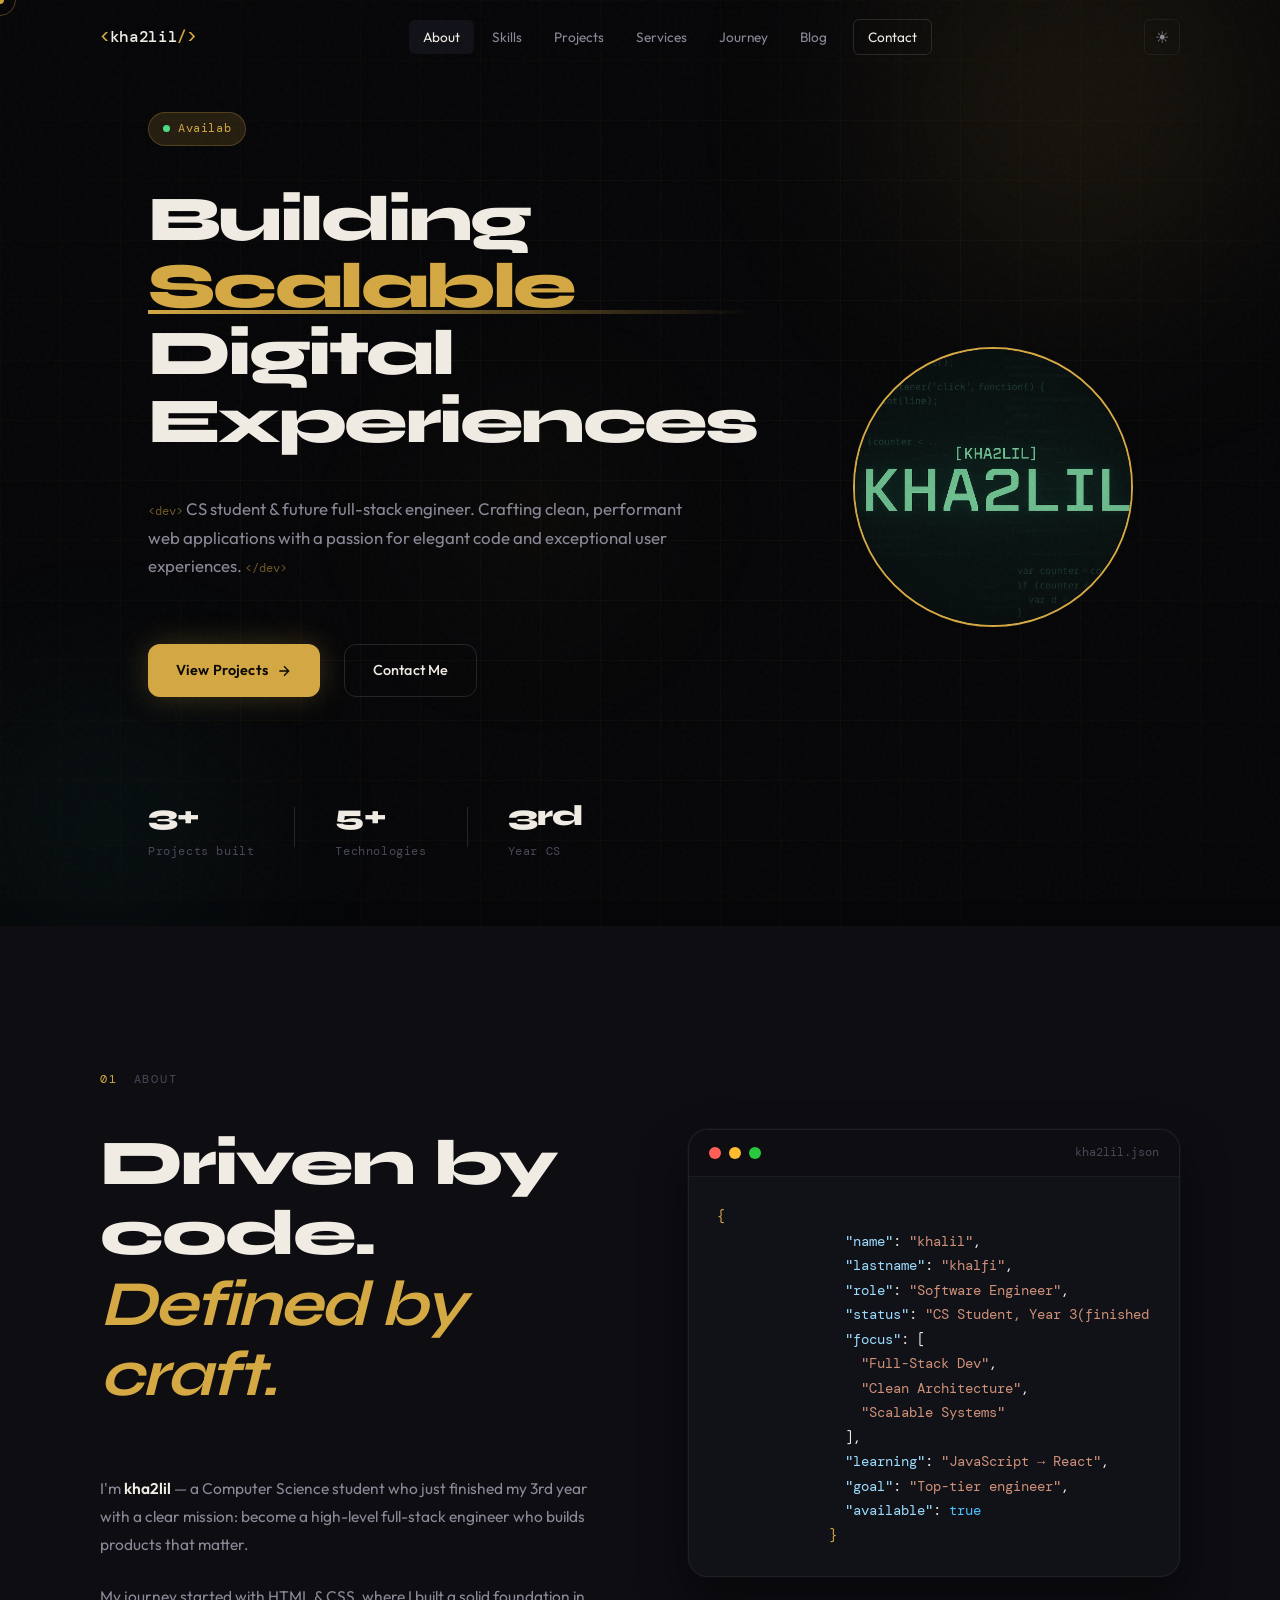
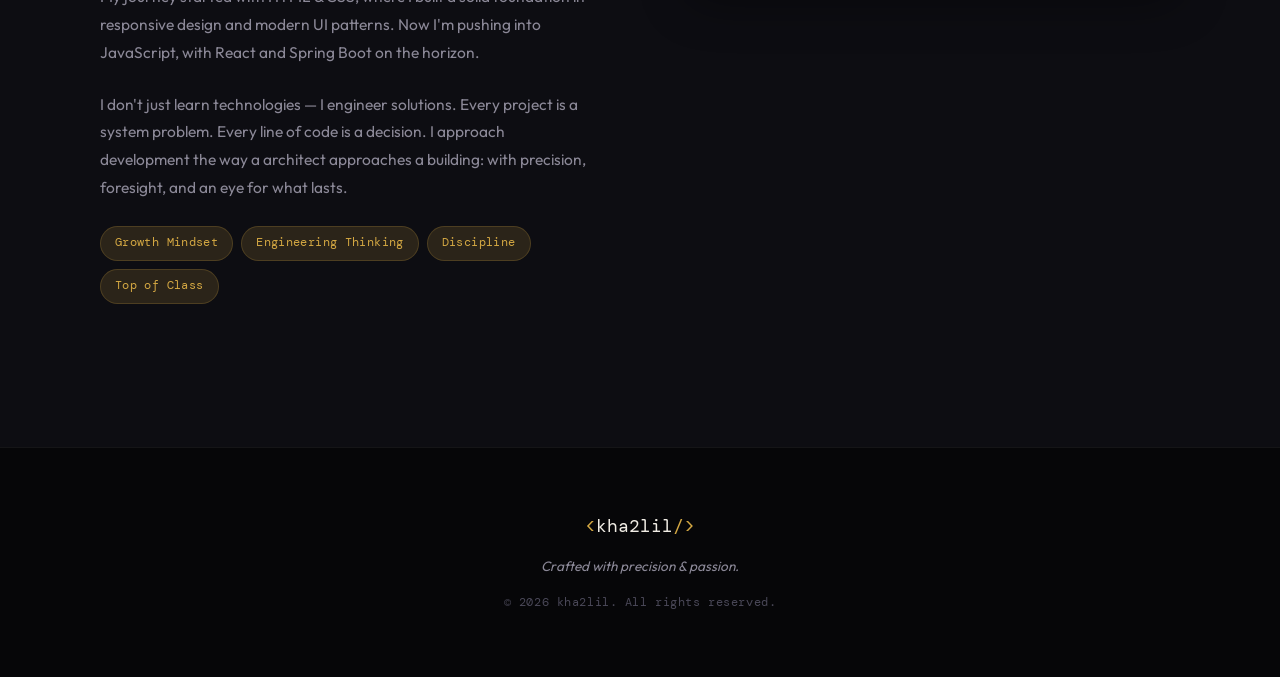
<file: index.html>
<!DOCTYPE html>
<html lang="en" data-theme="dark">
<head>
  <meta charset="UTF-8" />
  <meta name="viewport" content="width=device-width, initial-scale=1.0" />
  <title>kha2lil — Software Engineer</title>
  <meta name="description" content="Khalil Khalfi (kha2lil) — Computer Science student & aspiring full-stack engineer. Building scalable digital experiences with Java, JavaScript, and modern CSS." />
  <meta property="og:title" content="kha2lil — Software Engineer" />
  <meta property="og:description" content="CS student & full-stack engineer in the making. Building scalable digital experiences with clean code and modern design." />
  <meta property="og:type" content="website" />
  <meta property="og:url" content="https://kha2alil.github.io/portfolio/" />
  <meta property="og:image" content="https://kha2alil.github.io/portfolio/assets/dzire-hero.png" />
  <meta name="twitter:card" content="summary_large_image" />
  <meta name="twitter:title" content="kha2lil — Software Engineer" />
  <meta name="twitter:description" content="CS student & full-stack engineer in the making. Building scalable digital experiences." />
  <link rel="canonical" href="https://kha2alil.github.io/portfolio/" />
  <script type="application/ld+json">
  {
    "@context": "https://schema.org",
    "@type": "Person",
    "name": "Khalil Khalfi",
    "alternateName": "kha2lil",
    "url": "https://kha2alil.github.io/portfolio/",
    "jobTitle": "Software Engineer Student",
    "knowsAbout": ["HTML", "CSS", "JavaScript", "Java", "JavaFX", "SQL"],
    "seeks": ["Full-Stack Developer Role", "Internship"]
  }
  </script>
  <link rel="preconnect" href="https://fonts.googleapis.com" />
  <link rel="preconnect" href="https://fonts.gstatic.com" crossorigin />
  <link href="https://fonts.googleapis.com/css2?family=Syne:wght@400;600;700;800&family=DM+Mono:ital,wght@0,300;0,400;0,500;1,300&family=Outfit:wght@300;400;500;600&display=swap" rel="stylesheet" />
  <link rel="stylesheet" href="style.css" />
</head>
<body>

  <!-- Custom Cursor -->
  <div class="cursor" id="cursor"></div>
  <div class="cursor-trail" id="cursorTrail"></div>

  <!-- Noise overlay -->
  <div class="noise-overlay"></div>

  <!-- ===== NAVBAR ===== -->
  <nav class="navbar" id="navbar">
    <div class="nav-container">
      <a href="index.html" class="nav-logo" title="Home">
        <span class="logo-bracket">&lt;</span>kha2lil<span class="logo-bracket">/&gt;</span>
      </a>
      <ul class="nav-links" id="navLinks">
        <li><a href="index.html#about" class="nav-link" data-page="about" title="About me">About</a></li>
        <li><a href="skills.html" class="nav-link" data-page="skills" title="My skills">Skills</a></li>
        <li><a href="projects.html" class="nav-link" data-page="projects" title="My projects">Projects</a></li>
        <li><a href="services.html" class="nav-link" data-page="services" title="My services">Services</a></li>
        <li><a href="journey.html" class="nav-link" data-page="journey" title="My journey">Journey</a></li>
        <li><a href="blog.html" class="nav-link" data-page="blog" title="My blog">Blog</a></li>
        <li><a href="contact.html" class="nav-link nav-link-cta" data-page="contact" title="Contact me">Contact</a></li>
        <li class="nav-mobile-logo"><span class="logo-bracket">&lt;</span>kha2lil<span class="logo-bracket">/&gt;</span></li>
      </ul>
      <div class="nav-actions">
        <button class="theme-toggle" id="themeToggle" aria-label="Toggle theme" title="Toggle theme">
          <span class="theme-icon sun" title="Light mode">☀</span>
          <span class="theme-icon moon" title="Dark mode">◑</span>
        </button>
        <button class="hamburger" id="hamburger" aria-label="Menu" title="Open menu">
          <span></span><span></span><span></span>
        </button>
      </div>
    </div>
    <div class="nav-progress" id="navProgress"></div>
  </nav>

  <!-- ===== HERO ===== -->
  <section class="hero" id="home">
    <div class="hero-bg">
      <div class="hero-grid"></div>
      <div class="hero-orb hero-orb-1"></div>
      <div class="hero-orb hero-orb-2"></div>
      <div class="hero-orb hero-orb-3"></div>
    </div>
    <div class="hero-content">
      <div class="hero-text">
        <div class="hero-badge reveal-up">
          <span class="badge-dot"></span>
          Available for opportunities
        </div>
        <h1 class="hero-title reveal-up">
          <span class="title-line">Building</span>
          <span class="title-line title-accent">Scalable</span>
          <span class="title-line">Digital</span>
          <span class="title-line">Experiences</span>
        </h1>
        <p class="hero-sub reveal-up">
          <span class="mono-tag">&lt;dev&gt;</span>
          CS student &amp; future full-stack engineer. Crafting clean, performant web applications with a passion for elegant code and exceptional user experiences.
          <span class="mono-tag">&lt;/dev&gt;</span>
        </p>
        <div class="hero-cta reveal-up">
          <a href="projects.html" class="btn btn-primary" title="View my projects">
            <span>View Projects</span>
            <svg viewBox="0 0 24 24" fill="none" stroke="currentColor" stroke-width="2"><path d="M5 12h14M12 5l7 7-7 7"/></svg>
          </a>
          <a href="contact.html" class="btn btn-ghost" title="Get in touch">
            <span>Contact Me</span>
          </a>
        </div>
        <div class="hero-stats reveal-up">
          <div class="stat">
            <span class="stat-num">3+</span>
            <span class="stat-label">Projects built</span>
          </div>
          <div class="stat-divider"></div>
          <div class="stat">
            <span class="stat-num">5+</span>
            <span class="stat-label">Technologies</span>
          </div>
          <div class="stat-divider"></div>
          <div class="stat">
            <span class="stat-num">3rd</span>
            <span class="stat-label">Year CS</span>
          </div>
        </div>
      </div>
      <div class="hero-image reveal-right">
        <div class="hero-image-inner">
          <img src="assets/kha2lil2.png" alt="Khalil Khalfi - kha2lil" class="hero-img" loading="eager" />
          <div class="hero-img-glow"></div>
        </div>
      </div>
    </div>
  </section>

  <!-- ===== ABOUT ===== -->
  <section class="about section" id="about">
    <div class="container">
      <div class="section-label reveal-up">
        <span class="mono-tag">01</span> About
      </div>
      <div class="about-grid">
        <div class="about-text">
          <h2 class="section-title reveal-up">Driven by code.<br /><em>Defined by craft.</em></h2>
          <div class="about-story reveal-up">
            <p>
              I'm <strong>kha2lil</strong> — a Computer Science student who just finished my 3rd year with a clear mission: become a high-level full-stack engineer who builds products that matter.
            </p>
            <p>
              My journey started with HTML &amp; CSS, where I built a solid foundation in responsive design and modern UI patterns. Now I'm pushing into JavaScript, with React and Spring Boot on the horizon.
            </p>
            <p>
              I don't just learn technologies — I engineer solutions. Every project is a system problem. Every line of code is a decision. I approach development the way a architect approaches a building: with precision, foresight, and an eye for what lasts.
            </p>
          </div>
          <div class="about-tags reveal-up">
            <span class="tag">Growth Mindset</span>
            <span class="tag">Engineering Thinking</span>
            <span class="tag">Discipline</span>
            <span class="tag">Top of Class</span>
          </div>
        </div>
        <div class="about-visual reveal-right">
          <div class="about-card">
            <div class="about-card-header">
              <span class="card-dot red"></span>
              <span class="card-dot yellow"></span>
              <span class="card-dot green"></span>
              <span class="card-file">kha2lil.json</span>
            </div>
            <div class="about-card-body">
              <pre class="code-block"><span class="c-bracket">{</span>
                <span class="c-key">"name"</span>: <span class="c-str">"khalil"</span>,
                <span class="c-key">"lastname"</span>: <span class="c-str">"khalfi"</span>,
                <span class="c-key">"role"</span>: <span class="c-str">"Software Engineer"</span>,
                <span class="c-key">"status"</span>: <span class="c-str">"CS Student, Year 3(finished)"</span>,
                <span class="c-key">"focus"</span>: <span class="c-arr">[</span>
                  <span class="c-str">"Full-Stack Dev"</span>,
                  <span class="c-str">"Clean Architecture"</span>,
                  <span class="c-str">"Scalable Systems"</span>
                <span class="c-arr">]</span>,
                <span class="c-key">"learning"</span>: <span class="c-str">"JavaScript → React"</span>,
                <span class="c-key">"goal"</span>: <span class="c-str">"Top-tier engineer"</span>,
                <span class="c-key">"available"</span>: <span class="c-bool">true</span>
              <span class="c-bracket">}</span></pre>
            </div>
          </div>
        </div>
      </div>
    </div>
  </section>

  <!-- ===== FOOTER ===== -->
  <footer class="footer">
    <div class="container">
      <div class="footer-content">
        <div class="footer-logo">
          <span class="logo-bracket">&lt;</span>kha2lil<span class="logo-bracket">/&gt;</span>
        </div>
        <p class="footer-text">
          Crafted with precision &amp; passion.
        </p>
        <p class="footer-copy">© 2026 kha2lil. All rights reserved.</p>
      </div>
    </div>
  </footer>

  <script src="script.js"></script>
</body>
</html>
</file>
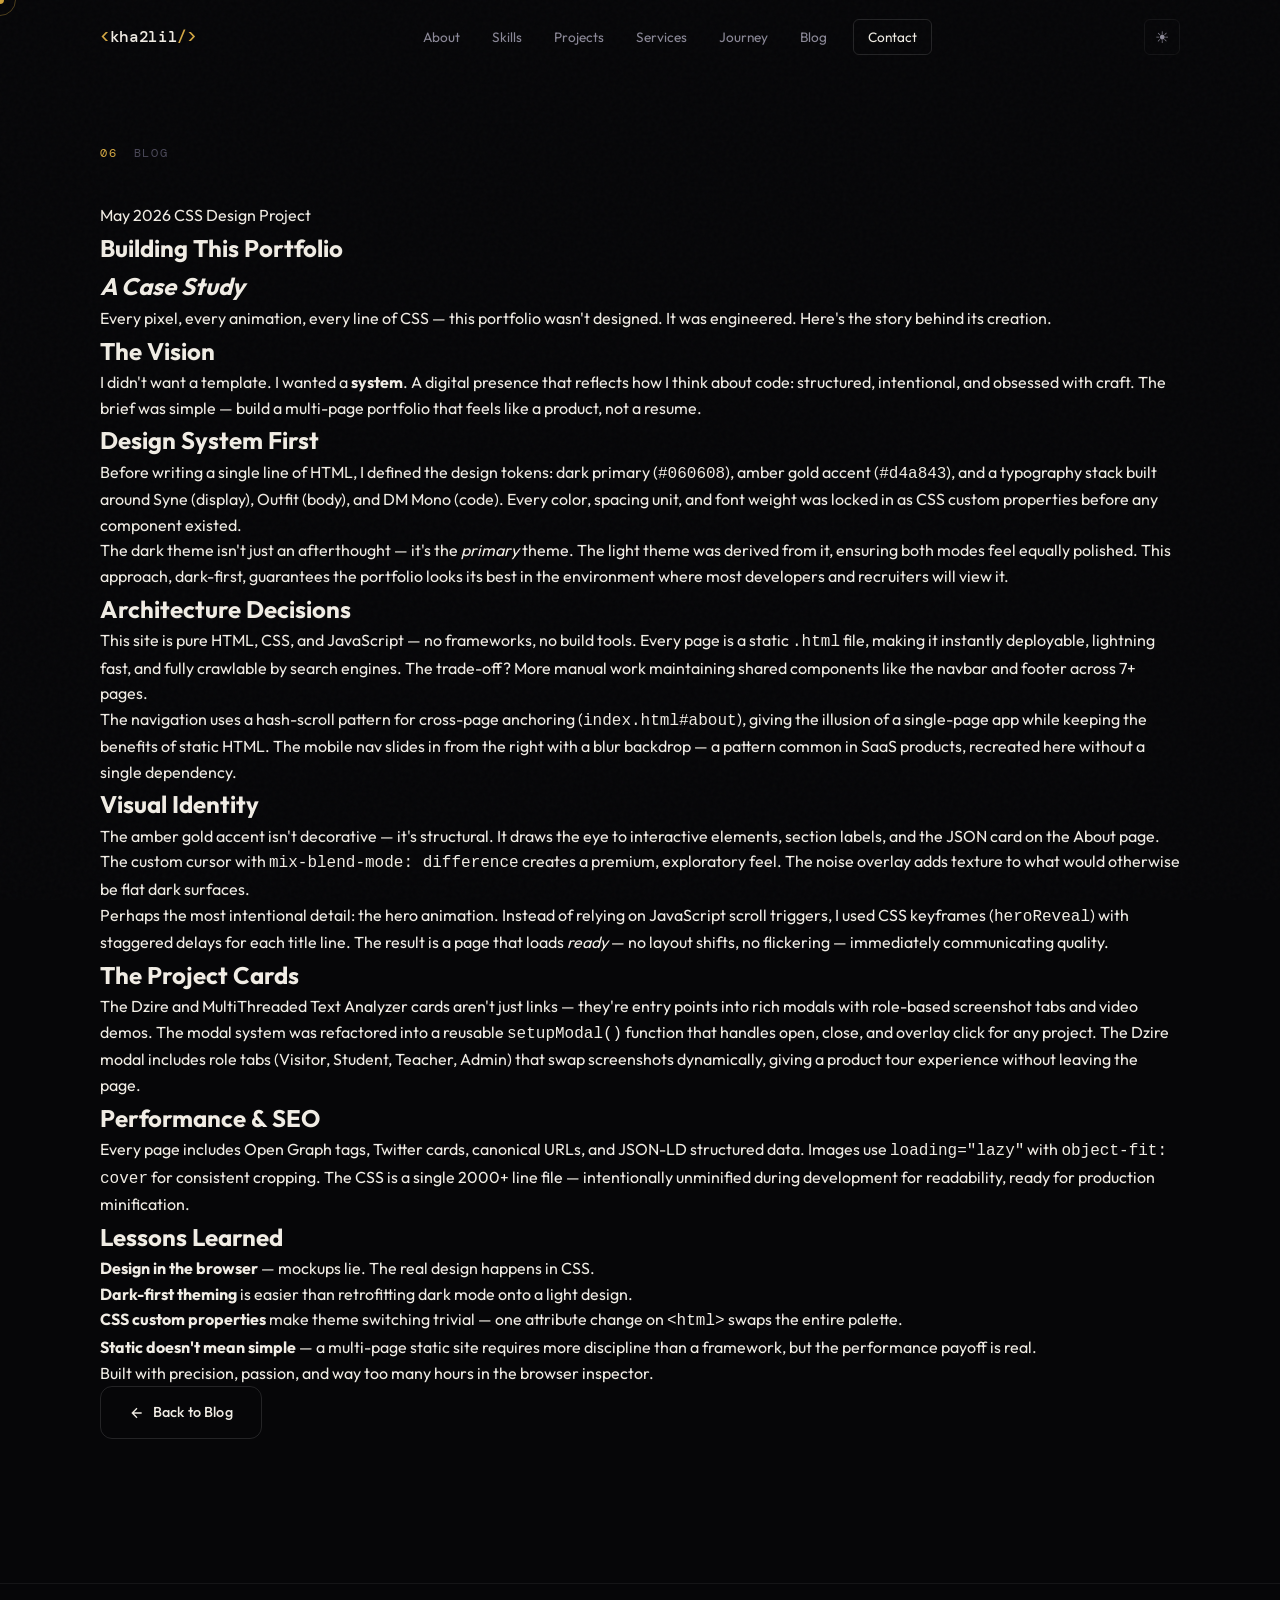
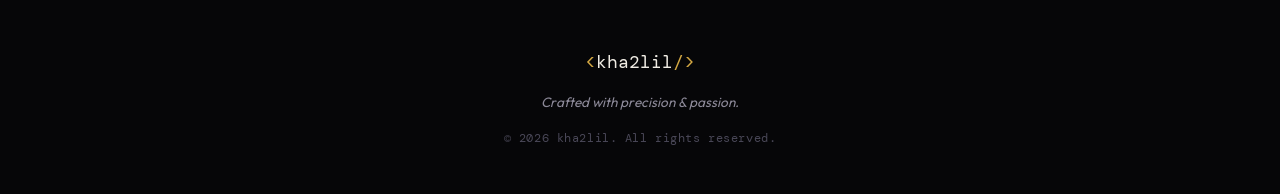
<file: blog-building-this-portfolio.html>
<!DOCTYPE html>
<html lang="en" data-theme="dark">
<head>
  <meta charset="UTF-8" />
  <meta name="viewport" content="width=device-width, initial-scale=1.0" />
  <title>kha2lil — Building This Portfolio</title>
  <meta name="description" content="A deep dive into the design decisions, CSS architecture, and philosophy behind kha2lil's portfolio — a case study in modern web development." />
  <meta property="og:title" content="kha2lil — Building This Portfolio: A Case Study" />
  <meta property="og:description" content="Design decisions, CSS architecture, and the philosophy behind every pixel of this site." />
  <meta property="og:type" content="article" />
  <meta property="og:url" content="https://kha2alil.github.io/portfolio/blog-building-this-portfolio.html" />
  <meta property="og:image" content="https://kha2alil.github.io/portfolio/assets/dzire-hero.png" />
  <meta name="twitter:card" content="summary_large_image" />
  <link rel="canonical" href="https://kha2alil.github.io/portfolio/blog-building-this-portfolio.html" />
  <link rel="preconnect" href="https://fonts.googleapis.com" />
  <link rel="preconnect" href="https://fonts.gstatic.com" crossorigin />
  <link href="https://fonts.googleapis.com/css2?family=Syne:wght@400;600;700;800&family=DM+Mono:ital,wght@0,300;0,400;0,500;1,300&family=Outfit:wght@300;400;500;600&display=swap" rel="stylesheet" />
  <link rel="stylesheet" href="style.css" />
</head>
<body>

  <div class="cursor" id="cursor"></div>
  <div class="cursor-trail" id="cursorTrail"></div>
  <div class="noise-overlay"></div>

  <nav class="navbar" id="navbar">
    <div class="nav-container">
      <a href="index.html" class="nav-logo" title="Home">
        <span class="logo-bracket">&lt;</span>kha2lil<span class="logo-bracket">/&gt;</span>
      </a>
      <ul class="nav-links" id="navLinks">
        <li><a href="index.html#about" class="nav-link" data-page="about" title="About me">About</a></li>
        <li><a href="skills.html" class="nav-link" data-page="skills" title="My skills">Skills</a></li>
        <li><a href="projects.html" class="nav-link" data-page="projects" title="My projects">Projects</a></li>
        <li><a href="services.html" class="nav-link" data-page="services" title="My services">Services</a></li>
        <li><a href="journey.html" class="nav-link" data-page="journey" title="My journey">Journey</a></li>
        <li><a href="blog.html" class="nav-link" data-page="blog" title="My blog">Blog</a></li>
        <li><a href="contact.html" class="nav-link nav-link-cta" data-page="contact" title="Contact me">Contact</a></li>
        <li class="nav-mobile-logo"><span class="logo-bracket">&lt;</span>kha2lil<span class="logo-bracket">/&gt;</span></li>
      </ul>
      <div class="nav-actions">
        <button class="theme-toggle" id="themeToggle" aria-label="Toggle theme" title="Toggle theme">
          <span class="theme-icon sun" title="Light mode">☀</span>
          <span class="theme-icon moon" title="Dark mode">◑</span>
        </button>
        <button class="hamburger" id="hamburger" aria-label="Menu" title="Open menu">
          <span></span><span></span><span></span>
        </button>
      </div>
    </div>
    <div class="nav-progress" id="navProgress"></div>
  </nav>

  <article class="blog-article section blog-article-hero">
    <div class="container">
      <div class="section-label reveal-up">
        <span class="mono-tag">06</span> Blog
      </div>
      <header class="blog-article-header reveal-up">
        <div class="blog-article-meta">
          <span class="blog-article-date">May 2026</span>
          <span class="blog-article-tag">CSS</span>
          <span class="blog-article-tag">Design</span>
          <span class="blog-article-tag">Project</span>
        </div>
        <h1 class="blog-article-title">Building This Portfolio<br /><em>A Case Study</em></h1>
      </header>

      <div class="blog-article-body reveal-up">
        <p class="blog-article-lede">
          Every pixel, every animation, every line of CSS — this portfolio wasn't designed. It was engineered. Here's the story behind its creation.
        </p>

        <h2>The Vision</h2>
        <p>
          I didn't want a template. I wanted a <strong>system</strong>. A digital presence that reflects how I think about code: structured, intentional, and obsessed with craft. The brief was simple — build a multi-page portfolio that feels like a product, not a resume.
        </p>

        <h2>Design System First</h2>
        <p>
          Before writing a single line of HTML, I defined the design tokens: dark primary (<code>#060608</code>), amber gold accent (<code>#d4a843</code>), and a typography stack built around Syne (display), Outfit (body), and DM Mono (code). Every color, spacing unit, and font weight was locked in as CSS custom properties before any component existed.
        </p>
        <p>
          The dark theme isn't just an afterthought — it's the <em>primary</em> theme. The light theme was derived from it, ensuring both modes feel equally polished. This approach, dark-first, guarantees the portfolio looks its best in the environment where most developers and recruiters will view it.
        </p>

        <h2>Architecture Decisions</h2>
        <p>
          This site is pure HTML, CSS, and JavaScript — no frameworks, no build tools. Every page is a static <code>.html</code> file, making it instantly deployable, lightning fast, and fully crawlable by search engines. The trade-off? More manual work maintaining shared components like the navbar and footer across 7+ pages.
        </p>
        <p>
          The navigation uses a hash-scroll pattern for cross-page anchoring (<code>index.html#about</code>), giving the illusion of a single-page app while keeping the benefits of static HTML. The mobile nav slides in from the right with a blur backdrop — a pattern common in SaaS products, recreated here without a single dependency.
        </p>

        <h2>Visual Identity</h2>
        <p>
          The amber gold accent isn't decorative — it's structural. It draws the eye to interactive elements, section labels, and the JSON card on the About page. The custom cursor with <code>mix-blend-mode: difference</code> creates a premium, exploratory feel. The noise overlay adds texture to what would otherwise be flat dark surfaces.
        </p>
        <p>
          Perhaps the most intentional detail: the hero animation. Instead of relying on JavaScript scroll triggers, I used CSS keyframes (<code>heroReveal</code>) with staggered delays for each title line. The result is a page that loads <em>ready</em> — no layout shifts, no flickering — immediately communicating quality.
        </p>

        <h2>The Project Cards</h2>
        <p>
          The Dzire and MultiThreaded Text Analyzer cards aren't just links — they're entry points into rich modals with role-based screenshot tabs and video demos. The modal system was refactored into a reusable <code>setupModal()</code> function that handles open, close, and overlay click for any project. The Dzire modal includes role tabs (Visitor, Student, Teacher, Admin) that swap screenshots dynamically, giving a product tour experience without leaving the page.
        </p>

        <h2>Performance & SEO</h2>
        <p>
          Every page includes Open Graph tags, Twitter cards, canonical URLs, and JSON-LD structured data. Images use <code>loading="lazy"</code> with <code>object-fit: cover</code> for consistent cropping. The CSS is a single 2000+ line file — intentionally unminified during development for readability, ready for production minification.
        </p>

        <h2>Lessons Learned</h2>
        <ul>
          <li><strong>Design in the browser</strong> — mockups lie. The real design happens in CSS.</li>
          <li><strong>Dark-first theming</strong> is easier than retrofitting dark mode onto a light design.</li>
          <li><strong>CSS custom properties</strong> make theme switching trivial — one attribute change on <code>&lt;html&gt;</code> swaps the entire palette.</li>
          <li><strong>Static doesn't mean simple</strong> — a multi-page static site requires more discipline than a framework, but the performance payoff is real.</li>
        </ul>

        <p class="blog-article-footer">
          Built with precision, passion, and way too many hours in the browser inspector.
        </p>
      </div>

      <div class="blog-article-nav reveal-up">
        <a href="blog.html" class="btn btn-ghost" title="Back to blog listing">
          <svg viewBox="0 0 24 24" fill="none" stroke="currentColor" stroke-width="2"><path d="M19 12H5M12 19l-7-7 7-7"/></svg>
          Back to Blog
        </a>
      </div>
    </div>
  </article>

  <footer class="footer">
    <div class="container">
      <div class="footer-content">
        <div class="footer-logo">
          <span class="logo-bracket">&lt;</span>kha2lil<span class="logo-bracket">/&gt;</span>
        </div>
        <p class="footer-text">
          Crafted with precision &amp; passion.
        </p>
        <p class="footer-copy">© 2026 kha2lil. All rights reserved.</p>
      </div>
    </div>
  </footer>

  <script src="script.js"></script>
</body>
</html>
</file>
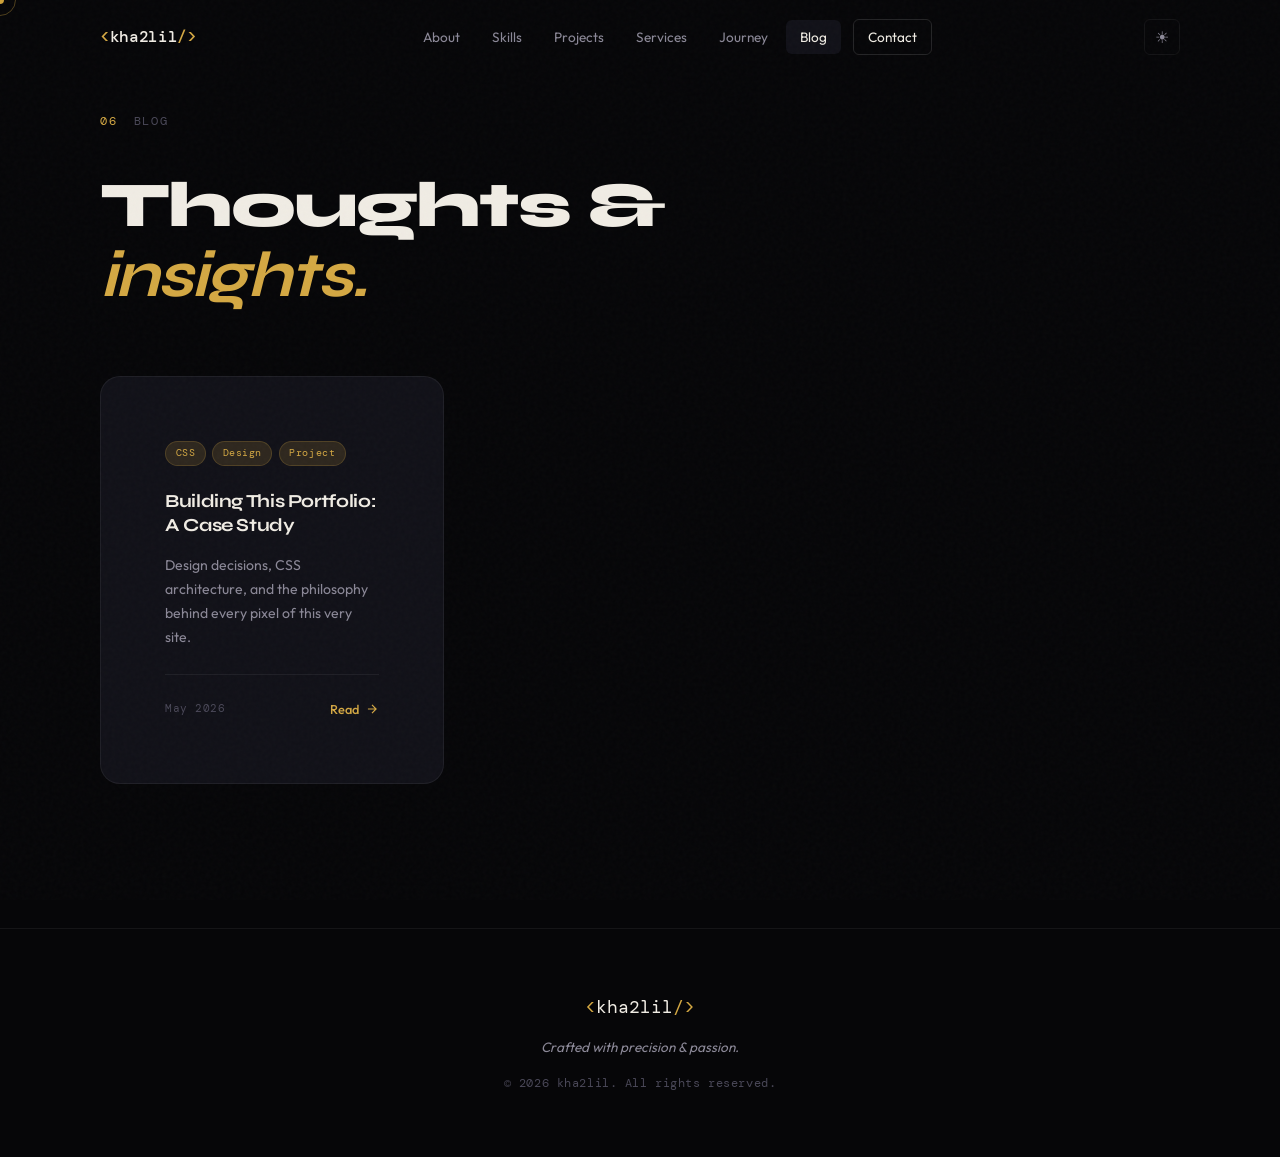
<file: blog.html>
<!DOCTYPE html>
<html lang="en" data-theme="dark">
<head>
  <meta charset="UTF-8" />
  <meta name="viewport" content="width=device-width, initial-scale=1.0" />
  <title>kha2lil — Blog</title>
  <meta name="description" content="Read kha2lil's blog on web development, software engineering, and the journey of a CS student building real-world projects and mastering full-stack development." />
  <meta property="og:title" content="kha2lil — Blog" />
  <meta property="og:description" content="Web development, software engineering insights, and project stories from a CS student." />
  <meta property="og:type" content="website" />
  <meta property="og:url" content="https://kha2alil.github.io/portfolio/blog.html" />
  <meta property="og:image" content="https://kha2alil.github.io/portfolio/assets/dzire-hero.png" />
  <meta name="twitter:card" content="summary_large_image" />
  <meta name="twitter:title" content="kha2lil — Blog" />
  <meta name="twitter:description" content="Web development, software engineering insights, and project stories." />
  <link rel="canonical" href="https://kha2alil.github.io/portfolio/blog.html" />
  <link rel="preconnect" href="https://fonts.googleapis.com" />
  <link rel="preconnect" href="https://fonts.gstatic.com" crossorigin />
  <link href="https://fonts.googleapis.com/css2?family=Syne:wght@400;600;700;800&family=DM+Mono:ital,wght@0,300;0,400;0,500;1,300&family=Outfit:wght@300;400;500;600&display=swap" rel="stylesheet" />
  <link rel="stylesheet" href="style.css" />
</head>
<body>

  <div class="cursor" id="cursor"></div>
  <div class="cursor-trail" id="cursorTrail"></div>
  <div class="noise-overlay"></div>

  <nav class="navbar" id="navbar">
    <div class="nav-container">
      <a href="index.html" class="nav-logo" title="Home">
        <span class="logo-bracket">&lt;</span>kha2lil<span class="logo-bracket">/&gt;</span>
      </a>
      <ul class="nav-links" id="navLinks">
        <li><a href="index.html#about" class="nav-link" data-page="about" title="About me">About</a></li>
        <li><a href="skills.html" class="nav-link" data-page="skills" title="My skills">Skills</a></li>
        <li><a href="projects.html" class="nav-link" data-page="projects" title="My projects">Projects</a></li>
        <li><a href="services.html" class="nav-link" data-page="services" title="My services">Services</a></li>
        <li><a href="journey.html" class="nav-link" data-page="journey" title="My journey">Journey</a></li>
        <li><a href="blog.html" class="nav-link" data-page="blog" title="My blog">Blog</a></li>
        <li><a href="contact.html" class="nav-link nav-link-cta" data-page="contact" title="Contact me">Contact</a></li>
        <li class="nav-mobile-logo"><span class="logo-bracket">&lt;</span>kha2lil<span class="logo-bracket">/&gt;</span></li>
      </ul>
      <div class="nav-actions">
        <button class="theme-toggle" id="themeToggle" aria-label="Toggle theme" title="Toggle theme">
          <span class="theme-icon sun" title="Light mode">☀</span>
          <span class="theme-icon moon" title="Dark mode">◑</span>
        </button>
        <button class="hamburger" id="hamburger" aria-label="Menu" title="Open menu">
          <span></span><span></span><span></span>
        </button>
      </div>
    </div>
    <div class="nav-progress" id="navProgress"></div>
  </nav>

  <section class="blog section" id="blog" style="padding-top: 7rem">
    <div class="container">
      <div class="section-label reveal-up">
        <span class="mono-tag">06</span> Blog
      </div>
      <h1 class="section-title reveal-up">Thoughts &<br /><em>insights.</em></h1>
      <div class="blog-grid" id="blogGrid"></div>
    </div>
  </section>

  <footer class="footer">
    <div class="container">
      <div class="footer-content">
        <div class="footer-logo">
          <span class="logo-bracket">&lt;</span>kha2lil<span class="logo-bracket">/&gt;</span>
        </div>
        <p class="footer-text">
          Crafted with precision &amp; passion.
        </p>
        <p class="footer-copy">© 2026 kha2lil. All rights reserved.</p>
      </div>
    </div>
  </footer>

  <script src="script.js"></script>
</body>
</html>
</file>
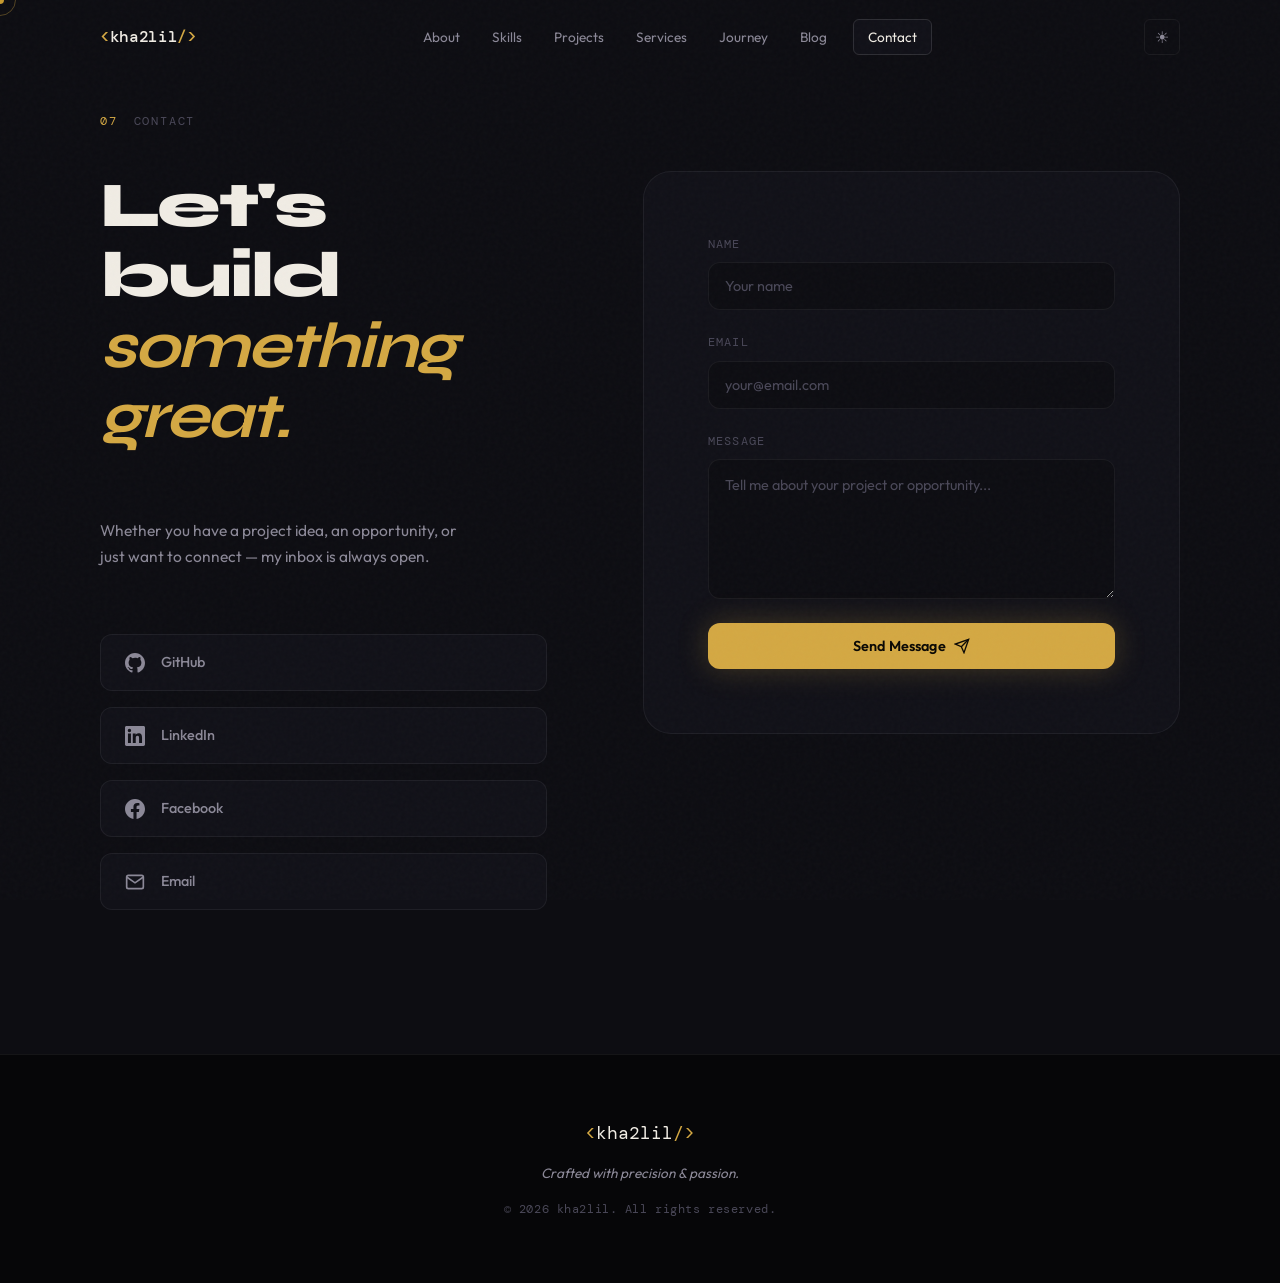
<file: contact.html>
<!DOCTYPE html>
<html lang="en" data-theme="dark">
<head>
  <meta charset="UTF-8" />
  <meta name="viewport" content="width=device-width, initial-scale=1.0" />
  <title>kha2lil — Contact</title>
  <meta name="description" content="Get in touch with kha2lil — available for freelance projects, internships, and collaboration opportunities. Let's build something great together." />
  <meta property="og:title" content="kha2lil — Contact" />
  <meta property="og:description" content="Available for freelance projects, internships, and collaboration — let's build something great." />
  <meta property="og:type" content="website" />
  <meta property="og:url" content="https://kha2alil.github.io/portfolio/contact.html" />
  <meta property="og:image" content="https://kha2alil.github.io/portfolio/assets/dzire-hero.png" />
  <meta name="twitter:card" content="summary_large_image" />
  <meta name="twitter:title" content="kha2lil — Contact" />
  <meta name="twitter:description" content="Available for freelance, internships, and collaboration opportunities." />
  <link rel="canonical" href="https://kha2alil.github.io/portfolio/contact.html" />
  <link rel="preconnect" href="https://fonts.googleapis.com" />
  <link rel="preconnect" href="https://fonts.gstatic.com" crossorigin />
  <link href="https://fonts.googleapis.com/css2?family=Syne:wght@400;600;700;800&family=DM+Mono:ital,wght@0,300;0,400;0,500;1,300&family=Outfit:wght@300;400;500;600&display=swap" rel="stylesheet" />
  <link rel="stylesheet" href="style.css" />
</head>
<body>

  <div class="cursor" id="cursor"></div>
  <div class="cursor-trail" id="cursorTrail"></div>
  <div class="noise-overlay"></div>

  <nav class="navbar" id="navbar">
    <div class="nav-container">
      <a href="index.html" class="nav-logo" title="Home">
        <span class="logo-bracket">&lt;</span>kha2lil<span class="logo-bracket">/&gt;</span>
      </a>
      <ul class="nav-links" id="navLinks">
        <li><a href="index.html#about" class="nav-link" data-page="about" title="About me">About</a></li>
        <li><a href="skills.html" class="nav-link" data-page="skills" title="My skills">Skills</a></li>
        <li><a href="projects.html" class="nav-link" data-page="projects" title="My projects">Projects</a></li>
        <li><a href="services.html" class="nav-link" data-page="services" title="My services">Services</a></li>
        <li><a href="journey.html" class="nav-link" data-page="journey" title="My journey">Journey</a></li>
        <li><a href="blog.html" class="nav-link" data-page="blog" title="My blog">Blog</a></li>
        <li><a href="contact.html" class="nav-link nav-link-cta" data-page="contact" title="Contact me">Contact</a></li>
        <li class="nav-mobile-logo"><span class="logo-bracket">&lt;</span>kha2lil<span class="logo-bracket">/&gt;</span></li>
      </ul>
      <div class="nav-actions">
        <button class="theme-toggle" id="themeToggle" aria-label="Toggle theme" title="Toggle theme">
          <span class="theme-icon sun" title="Light mode">☀</span>
          <span class="theme-icon moon" title="Dark mode">◑</span>
        </button>
        <button class="hamburger" id="hamburger" aria-label="Menu" title="Open menu">
          <span></span><span></span><span></span>
        </button>
      </div>
    </div>
    <div class="nav-progress" id="navProgress"></div>
  </nav>

  <section class="contact section" id="contact" style="padding-top: 7rem">
    <div class="container">
      <div class="section-label reveal-up">
        <span class="mono-tag">07</span> Contact
      </div>
      <div class="contact-grid">
        <div class="contact-left">
          <h1 class="section-title reveal-up">Let's build<br /><em>something great.</em></h1>
          <p class="contact-sub reveal-up">
            Whether you have a project idea, an opportunity, or just want to connect — my inbox is always open.
          </p>
          <div class="contact-info reveal-up">
            <div class="contact-socials">
              <a href="https://github.com/Kha2alil" class="social-link" aria-label="GitHub" target="_blank" rel="noopener noreferrer" title="GitHub profile">
                <svg viewBox="0 0 24 24" fill="currentColor"><path d="M12 0C5.374 0 0 5.373 0 12c0 5.302 3.438 9.8 8.207 11.387.599.111.793-.261.793-.577v-2.234c-3.338.726-4.033-1.416-4.033-1.416-.546-1.387-1.333-1.756-1.333-1.756-1.089-.745.083-.729.083-.729 1.205.084 1.839 1.237 1.839 1.237 1.07 1.834 2.807 1.304 3.492.997.107-.775.418-1.305.762-1.604-2.665-.305-5.467-1.334-5.467-5.931 0-1.311.469-2.381 1.236-3.221-.124-.303-.535-1.524.117-3.176 0 0 1.008-.322 3.301 1.23A11.509 11.509 0 0112 5.803c1.02.005 2.047.138 3.006.404 2.291-1.552 3.297-1.23 3.297-1.23.653 1.653.242 2.874.118 3.176.77.84 1.235 1.911 1.235 3.221 0 4.609-2.807 5.624-5.479 5.921.43.372.823 1.102.823 2.222v3.293c0 .319.192.694.801.576C20.566 21.797 24 17.3 24 12c0-6.627-5.373-12-12-12z"/></svg>
                <span>GitHub</span>
              </a>
              <a href="https://www.linkedin.com/in/khalil-khalfi-019557388/" class="social-link" aria-label="LinkedIn" target="_blank" rel="noopener noreferrer" title="LinkedIn profile">
                <svg viewBox="0 0 24 24" fill="currentColor"><path d="M20.447 20.452h-3.554v-5.569c0-1.328-.027-3.037-1.852-3.037-1.853 0-2.136 1.445-2.136 2.939v5.667H9.351V9h3.414v1.561h.046c.477-.9 1.637-1.85 3.37-1.85 3.601 0 4.267 2.37 4.267 5.455v6.286zM5.337 7.433a2.062 2.062 0 01-2.063-2.065 2.064 2.064 0 112.063 2.065zm1.782 13.019H3.555V9h3.564v11.452zM22.225 0H1.771C.792 0 0 .774 0 1.729v20.542C0 23.227.792 24 1.771 24h20.451C23.2 24 24 23.227 24 22.271V1.729C24 .774 23.2 0 22.222 0h.003z"/></svg>
                <span>LinkedIn</span>
              </a>
              <a href="https://www.facebook.com/kh.alil.270406/" class="social-link" aria-label="Facebook" target="_blank" rel="noopener noreferrer" title="Facebook profile">
                <svg viewBox="0 0 24 24" fill="currentColor"><path d="M24 12.073c0-6.627-5.373-12-12-12s-12 5.373-12 12c0 5.99 4.388 10.954 10.125 11.854v-8.385H7.078v-3.47h3.047V9.43c0-3.007 1.792-4.669 4.533-4.669 1.312 0 2.686.235 2.686.235v2.953H15.83c-1.491 0-1.956.925-1.956 1.874v2.25h3.328l-.532 3.47h-2.796v8.385C19.612 23.027 24 18.062 24 12.073z"/></svg>
                <span>Facebook</span>
              </a>
              <a href="mailto:khaliil.khalfii@gmail.com" class="social-link" aria-label="Email" rel="noopener noreferrer" title="Send email">
                <svg viewBox="0 0 24 24" fill="none" stroke="currentColor" stroke-width="2"><path d="M4 4h16c1.1 0 2 .9 2 2v12c0 1.1-.9 2-2 2H4c-1.1 0-2-.9-2-2V6c0-1.1.9-2 2-2z"/><polyline points="22,6 12,13 2,6"/></svg>
                <span>Email</span>
              </a>
            </div>
          </div>
        </div>
        <div class="contact-right reveal-right">
          <form class="contact-form" id="contactForm" action="https://formspree.io/f/xwvzzqbj" method="POST">
            <div class="form-group">
              <label for="name" class="form-label">Name</label>
              <input type="text" id="name" name="name" class="form-input" placeholder="Your name" required title="Enter your full name" />
            </div>
            <div class="form-group">
              <label for="email" class="form-label">Email</label>
              <input type="email" id="email" name="email" class="form-input" placeholder="your@email.com" required title="Enter your email address" />
            </div>
            <div class="form-group">
              <label for="message" class="form-label">Message</label>
              <textarea id="message" name="message" class="form-input form-textarea" placeholder="Tell me about your project or opportunity..." required title="Write your message"></textarea>
            </div>
            <button type="submit" class="btn btn-primary btn-full" title="Send your message">
              <span>Send Message</span>
              <svg viewBox="0 0 24 24" fill="none" stroke="currentColor" stroke-width="2"><line x1="22" y1="2" x2="11" y2="13"/><polygon points="22 2 15 22 11 13 2 9 22 2"/></svg>
            </button>
          </form>
        </div>
      </div>
    </div>
  </section>

  <footer class="footer">
    <div class="container">
      <div class="footer-content">
        <div class="footer-logo">
          <span class="logo-bracket">&lt;</span>kha2lil<span class="logo-bracket">/&gt;</span>
        </div>
        <p class="footer-text">
          Crafted with precision &amp; passion.
        </p>
        <p class="footer-copy">© 2026 kha2lil. All rights reserved.</p>
      </div>
    </div>
  </footer>

  <script src="script.js"></script>
</body>
</html>
</file>
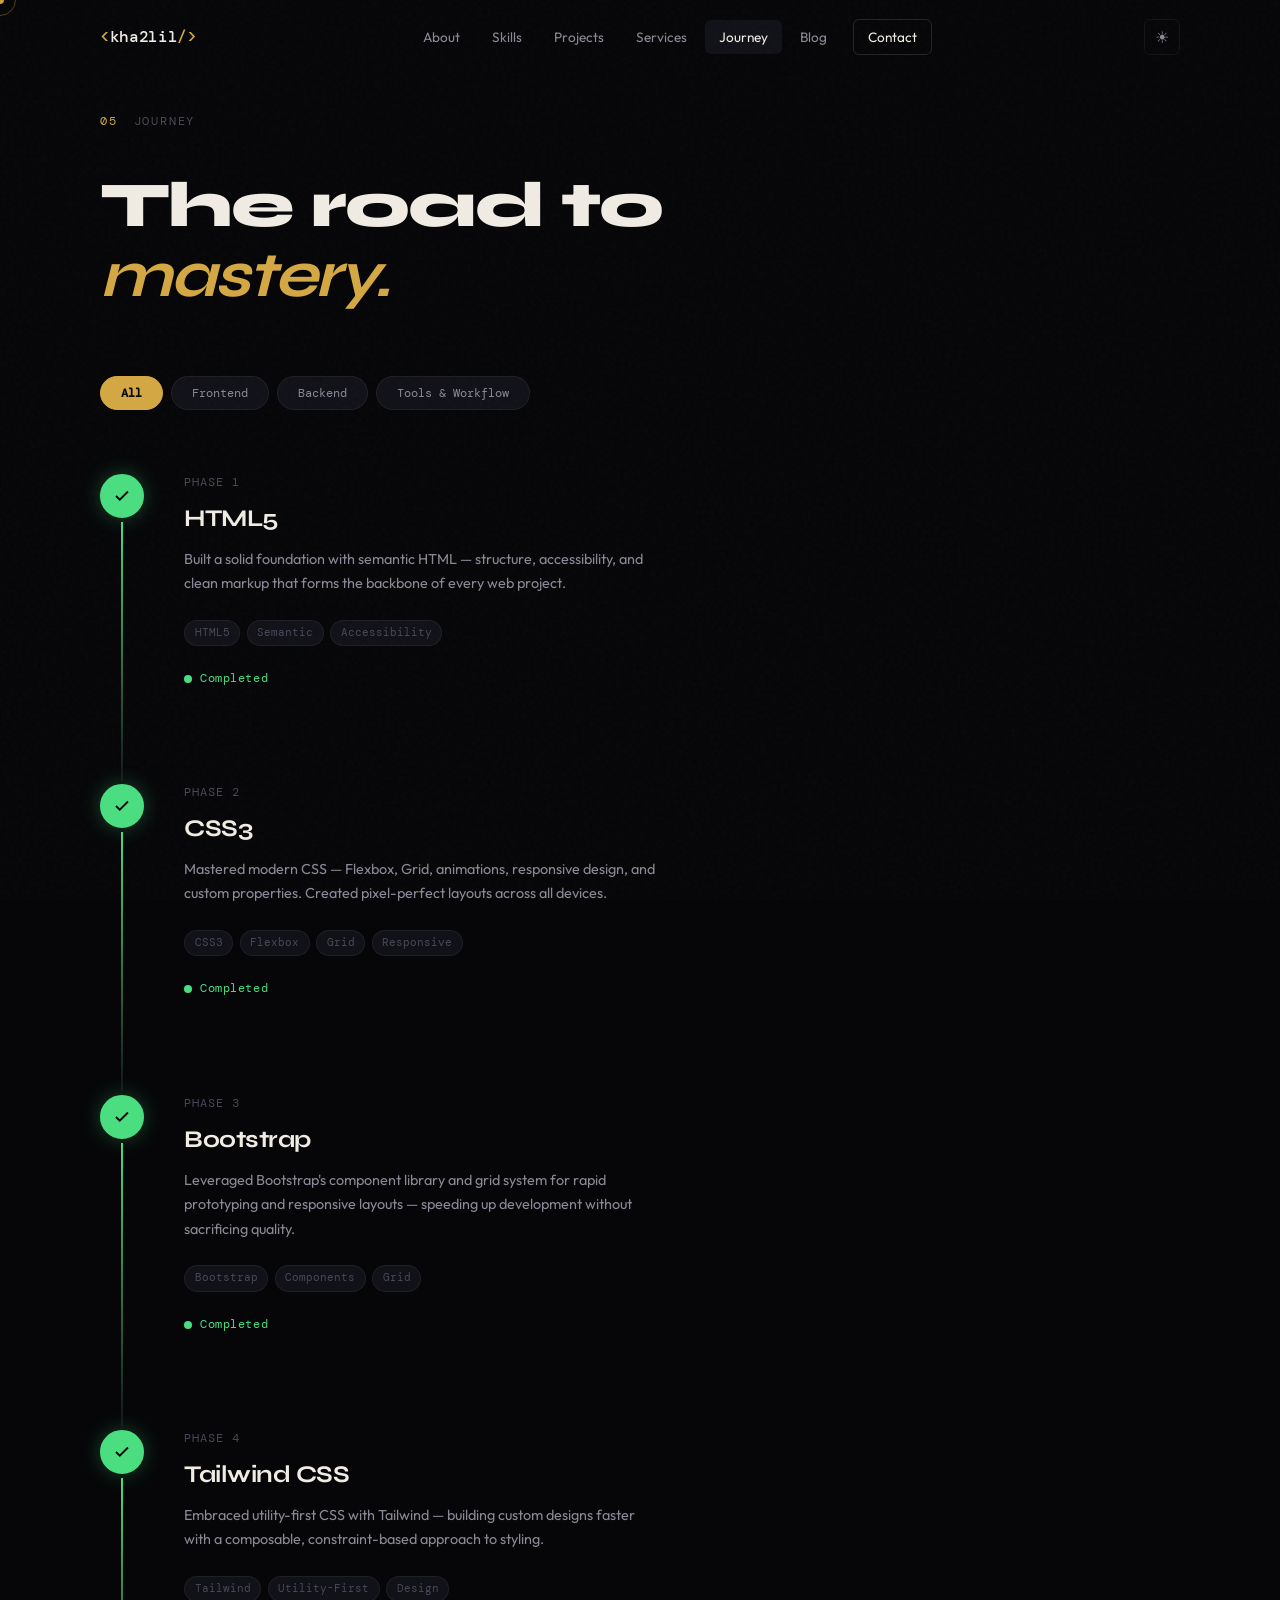
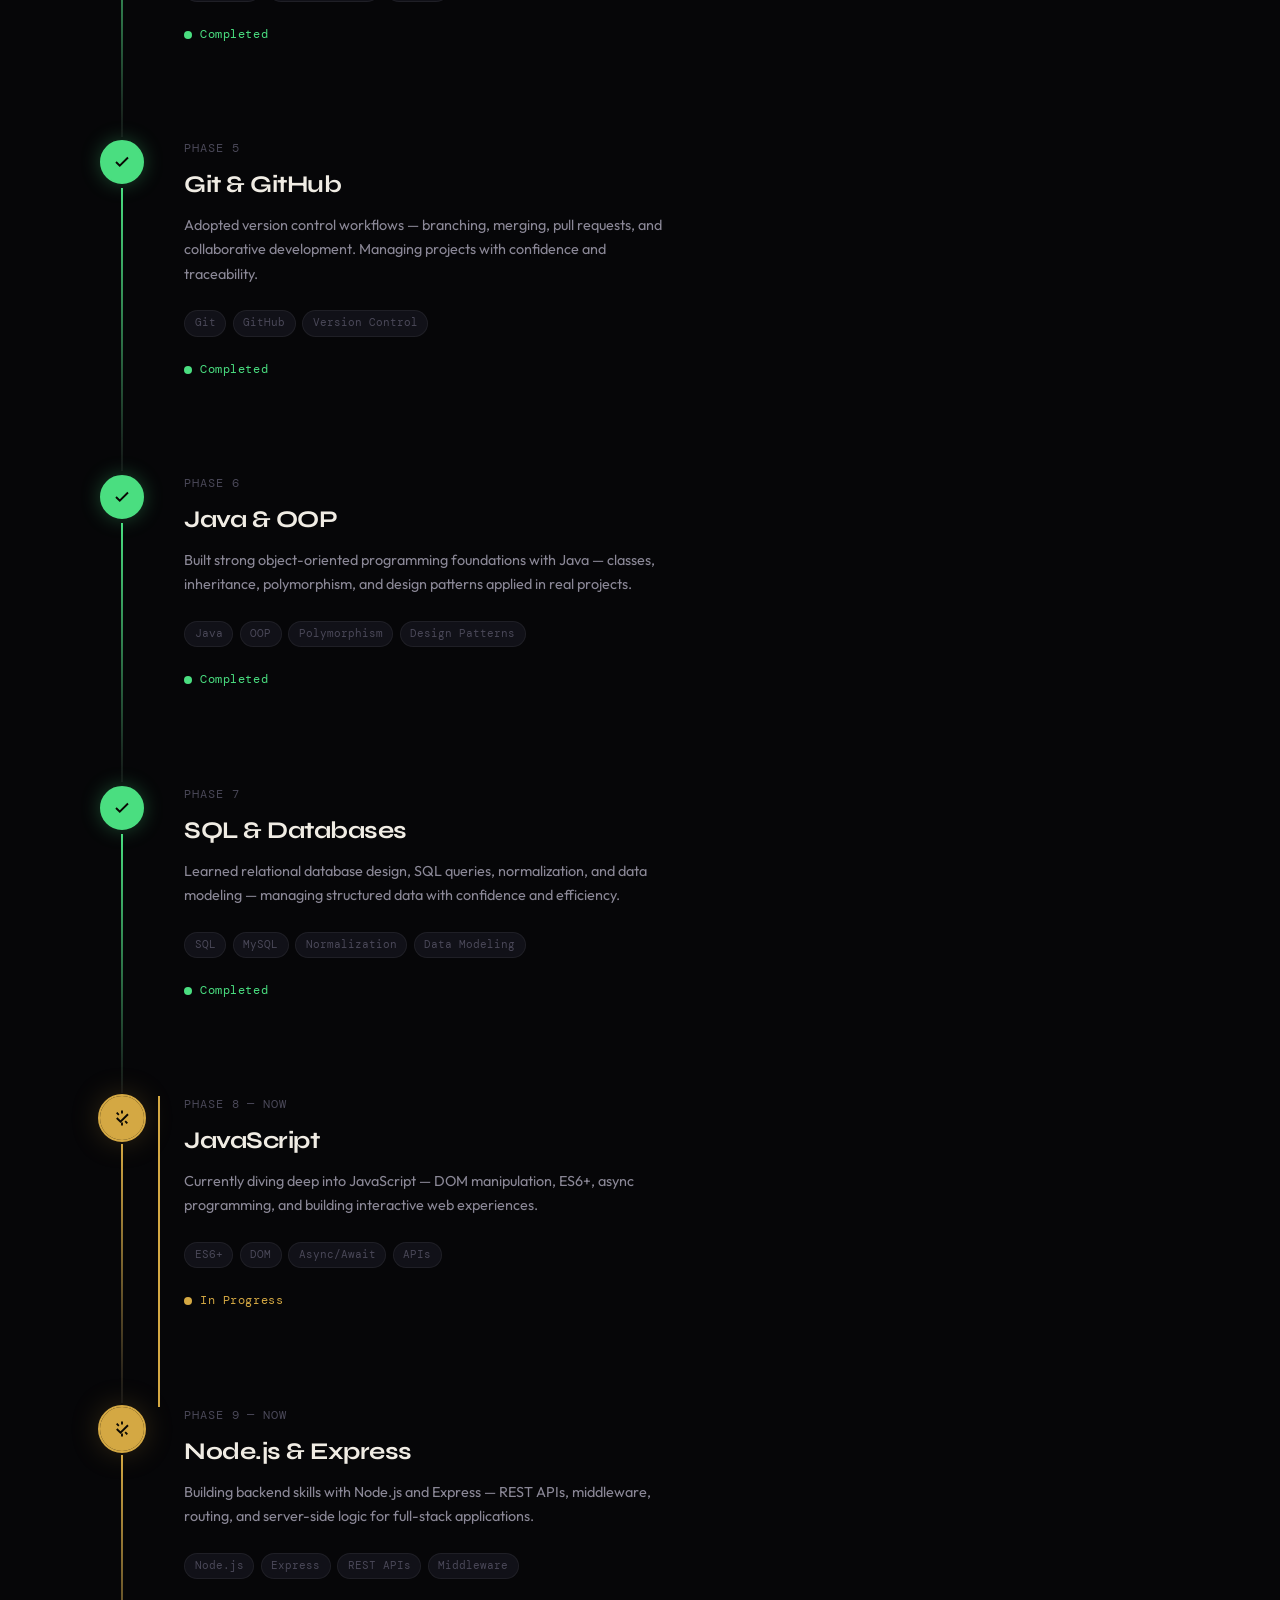
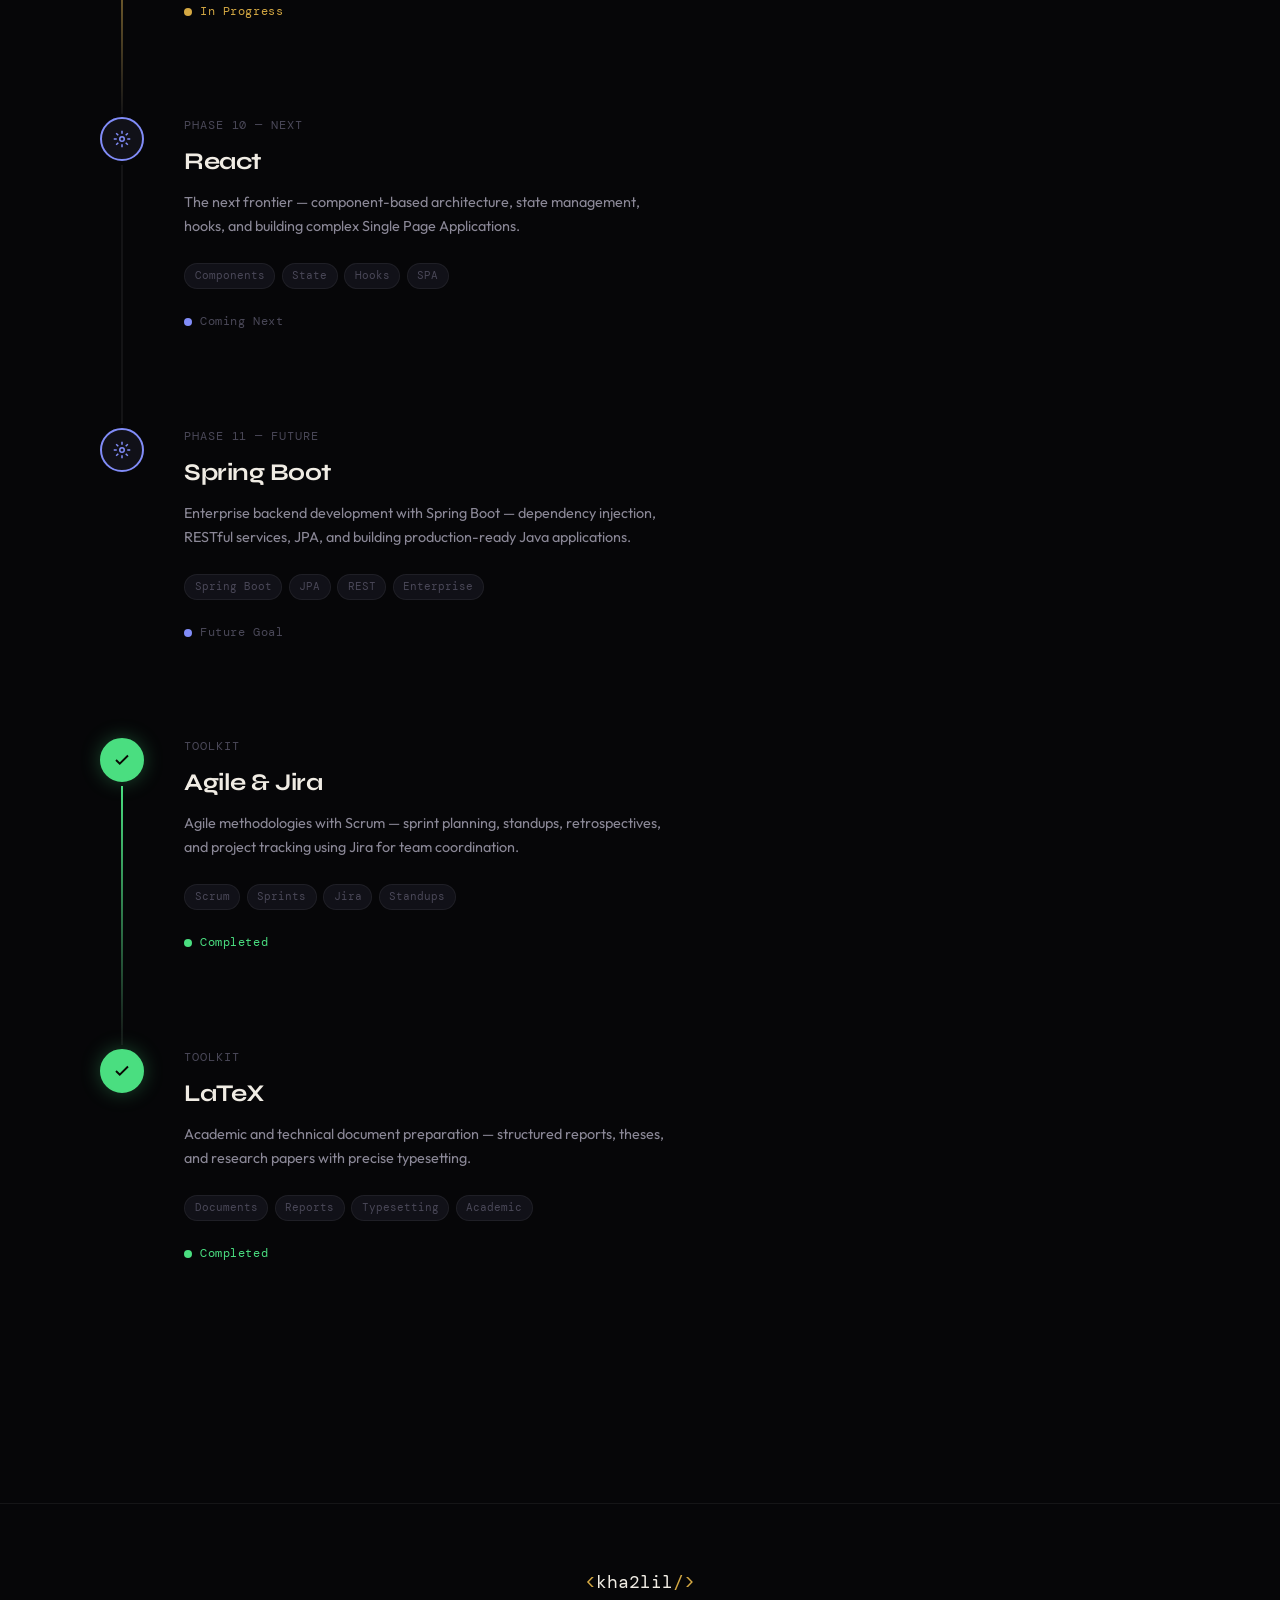
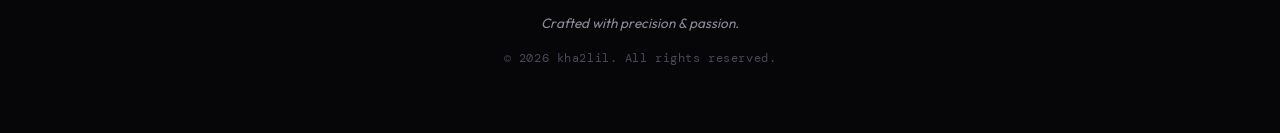
<file: journey.html>
<!DOCTYPE html>
<html lang="en" data-theme="dark">
<head>
  <meta charset="UTF-8" />
  <meta name="viewport" content="width=device-width, initial-scale=1.0" />
  <title>kha2lil — Journey</title>
  <meta name="description" content="kha2lil's development journey — from HTML & CSS foundations to JavaScript mastery and full-stack engineering. Tracking the path of a CS student building real-world projects." />
  <meta property="og:title" content="kha2lil — Journey" />
  <meta property="og:description" content="From HTML foundations to full-stack engineering — tracking the development journey of kha2lil." />
  <meta property="og:type" content="website" />
  <meta property="og:url" content="https://kha2alil.github.io/portfolio/journey.html" />
  <meta property="og:image" content="https://kha2alil.github.io/portfolio/assets/dzire-hero.png" />
  <meta name="twitter:card" content="summary_large_image" />
  <meta name="twitter:title" content="kha2lil — Journey" />
  <meta name="twitter:description" content="From HTML foundations to full-stack engineering — the learning journey." />
  <link rel="canonical" href="https://kha2alil.github.io/portfolio/journey.html" />
  <link rel="preconnect" href="https://fonts.googleapis.com" />
  <link rel="preconnect" href="https://fonts.gstatic.com" crossorigin />
  <link href="https://fonts.googleapis.com/css2?family=Syne:wght@400;600;700;800&family=DM+Mono:ital,wght@0,300;0,400;0,500;1,300&family=Outfit:wght@300;400;500;600&display=swap" rel="stylesheet" />
  <link rel="stylesheet" href="style.css" />
</head>
<body>

  <div class="cursor" id="cursor"></div>
  <div class="cursor-trail" id="cursorTrail"></div>
  <div class="noise-overlay"></div>

  <nav class="navbar" id="navbar">
    <div class="nav-container">
      <a href="index.html" class="nav-logo" title="Home">
        <span class="logo-bracket">&lt;</span>kha2lil<span class="logo-bracket">/&gt;</span>
      </a>
      <ul class="nav-links" id="navLinks">
        <li><a href="index.html#about" class="nav-link" data-page="about" title="About me">About</a></li>
        <li><a href="skills.html" class="nav-link" data-page="skills" title="My skills">Skills</a></li>
        <li><a href="projects.html" class="nav-link" data-page="projects" title="My projects">Projects</a></li>
        <li><a href="services.html" class="nav-link" data-page="services" title="My services">Services</a></li>
        <li><a href="journey.html" class="nav-link" data-page="journey" title="My journey">Journey</a></li>
        <li><a href="blog.html" class="nav-link" data-page="blog" title="My blog">Blog</a></li>
        <li><a href="contact.html" class="nav-link nav-link-cta" data-page="contact" title="Contact me">Contact</a></li>
        <li class="nav-mobile-logo"><span class="logo-bracket">&lt;</span>kha2lil<span class="logo-bracket">/&gt;</span></li>
      </ul>
      <div class="nav-actions">
        <button class="theme-toggle" id="themeToggle" aria-label="Toggle theme" title="Toggle theme">
          <span class="theme-icon sun" title="Light mode">☀</span>
          <span class="theme-icon moon" title="Dark mode">◑</span>
        </button>
        <button class="hamburger" id="hamburger" aria-label="Menu" title="Open menu">
          <span></span><span></span><span></span>
        </button>
      </div>
    </div>
    <div class="nav-progress" id="navProgress"></div>
  </nav>

  <section class="journey section" id="journey" style="padding-top: 7rem">
    <div class="container">
      <div class="section-label reveal-up">
        <span class="mono-tag">05</span> Journey
      </div>
      <h1 class="section-title reveal-up">The road to<br /><em>mastery.</em></h1>

      <div class="journey-filters reveal-up">
        <button class="journey-filter active" data-filter="all" title="Show all milestones">All</button>
        <button class="journey-filter" data-filter="frontend" title="Filter by frontend">Frontend</button>
        <button class="journey-filter" data-filter="backend" title="Filter by backend">Backend</button>
        <button class="journey-filter" data-filter="tools" title="Filter by tools">Tools & Workflow</button>
      </div>

      <div class="timeline">

        <div class="timeline-item completed reveal-up" style="--delay: 0s" data-category="frontend">
          <div class="timeline-connector">
            <div class="timeline-dot">
              <svg viewBox="0 0 24 24" fill="none" stroke="currentColor" stroke-width="2.5"><polyline points="20 6 9 17 4 12"/></svg>
            </div>
            <div class="timeline-line"></div>
          </div>
          <div class="timeline-content">
            <div class="timeline-phase">Phase 1</div>
            <h3 class="timeline-title">HTML5</h3>
            <p class="timeline-desc">Built a solid foundation with semantic HTML — structure, accessibility, and clean markup that forms the backbone of every web project.</p>
            <div class="timeline-tags">
              <span>HTML5</span><span>Semantic</span><span>Accessibility</span>
            </div>
            <div class="timeline-status">
              <span class="status-dot completed-dot"></span>
              Completed
            </div>
          </div>
        </div>

        <div class="timeline-item completed reveal-up" style="--delay: 0.04s" data-category="frontend">
          <div class="timeline-connector">
            <div class="timeline-dot">
              <svg viewBox="0 0 24 24" fill="none" stroke="currentColor" stroke-width="2.5"><polyline points="20 6 9 17 4 12"/></svg>
            </div>
            <div class="timeline-line"></div>
          </div>
          <div class="timeline-content">
            <div class="timeline-phase">Phase 2</div>
            <h3 class="timeline-title">CSS3</h3>
            <p class="timeline-desc">Mastered modern CSS — Flexbox, Grid, animations, responsive design, and custom properties. Created pixel-perfect layouts across all devices.</p>
            <div class="timeline-tags">
              <span>CSS3</span><span>Flexbox</span><span>Grid</span><span>Responsive</span>
            </div>
            <div class="timeline-status">
              <span class="status-dot completed-dot"></span>
              Completed
            </div>
          </div>
        </div>

        <div class="timeline-item completed reveal-up" style="--delay: 0.08s" data-category="frontend">
          <div class="timeline-connector">
            <div class="timeline-dot">
              <svg viewBox="0 0 24 24" fill="none" stroke="currentColor" stroke-width="2.5"><polyline points="20 6 9 17 4 12"/></svg>
            </div>
            <div class="timeline-line"></div>
          </div>
          <div class="timeline-content">
            <div class="timeline-phase">Phase 3</div>
            <h3 class="timeline-title">Bootstrap</h3>
            <p class="timeline-desc">Leveraged Bootstrap's component library and grid system for rapid prototyping and responsive layouts — speeding up development without sacrificing quality.</p>
            <div class="timeline-tags">
              <span>Bootstrap</span><span>Components</span><span>Grid</span>
            </div>
            <div class="timeline-status">
              <span class="status-dot completed-dot"></span>
              Completed
            </div>
          </div>
        </div>

        <div class="timeline-item completed reveal-up" style="--delay: 0.12s" data-category="frontend">
          <div class="timeline-connector">
            <div class="timeline-dot">
              <svg viewBox="0 0 24 24" fill="none" stroke="currentColor" stroke-width="2.5"><polyline points="20 6 9 17 4 12"/></svg>
            </div>
            <div class="timeline-line"></div>
          </div>
          <div class="timeline-content">
            <div class="timeline-phase">Phase 4</div>
            <h3 class="timeline-title">Tailwind CSS</h3>
            <p class="timeline-desc">Embraced utility-first CSS with Tailwind — building custom designs faster with a composable, constraint-based approach to styling.</p>
            <div class="timeline-tags">
              <span>Tailwind</span><span>Utility-First</span><span>Design</span>
            </div>
            <div class="timeline-status">
              <span class="status-dot completed-dot"></span>
              Completed
            </div>
          </div>
        </div>

        <div class="timeline-item completed reveal-up" style="--delay: 0.16s" data-category="tools">
          <div class="timeline-connector">
            <div class="timeline-dot">
              <svg viewBox="0 0 24 24" fill="none" stroke="currentColor" stroke-width="2.5"><polyline points="20 6 9 17 4 12"/></svg>
            </div>
            <div class="timeline-line"></div>
          </div>
          <div class="timeline-content">
            <div class="timeline-phase">Phase 5</div>
            <h3 class="timeline-title">Git & GitHub</h3>
            <p class="timeline-desc">Adopted version control workflows — branching, merging, pull requests, and collaborative development. Managing projects with confidence and traceability.</p>
            <div class="timeline-tags">
              <span>Git</span><span>GitHub</span><span>Version Control</span>
            </div>
            <div class="timeline-status">
              <span class="status-dot completed-dot"></span>
              Completed
            </div>
          </div>
        </div>

        <div class="timeline-item completed reveal-up" style="--delay: 0.2s" data-category="backend">
          <div class="timeline-connector">
            <div class="timeline-dot">
              <svg viewBox="0 0 24 24" fill="none" stroke="currentColor" stroke-width="2.5"><polyline points="20 6 9 17 4 12"/></svg>
            </div>
            <div class="timeline-line"></div>
          </div>
          <div class="timeline-content">
            <div class="timeline-phase">Phase 6</div>
            <h3 class="timeline-title">Java & OOP</h3>
            <p class="timeline-desc">Built strong object-oriented programming foundations with Java — classes, inheritance, polymorphism, and design patterns applied in real projects.</p>
            <div class="timeline-tags">
              <span>Java</span><span>OOP</span><span>Polymorphism</span><span>Design Patterns</span>
            </div>
            <div class="timeline-status">
              <span class="status-dot completed-dot"></span>
              Completed
            </div>
          </div>
        </div>

        <div class="timeline-item completed reveal-up" style="--delay: 0.24s" data-category="backend">
          <div class="timeline-connector">
            <div class="timeline-dot">
              <svg viewBox="0 0 24 24" fill="none" stroke="currentColor" stroke-width="2.5"><polyline points="20 6 9 17 4 12"/></svg>
            </div>
            <div class="timeline-line"></div>
          </div>
          <div class="timeline-content">
            <div class="timeline-phase">Phase 7</div>
            <h3 class="timeline-title">SQL & Databases</h3>
            <p class="timeline-desc">Learned relational database design, SQL queries, normalization, and data modeling — managing structured data with confidence and efficiency.</p>
            <div class="timeline-tags">
              <span>SQL</span><span>MySQL</span><span>Normalization</span><span>Data Modeling</span>
            </div>
            <div class="timeline-status">
              <span class="status-dot completed-dot"></span>
              Completed
            </div>
          </div>
        </div>

        <div class="timeline-item active reveal-up" style="--delay: 0.28s" data-category="frontend">
          <div class="timeline-connector">
            <div class="timeline-dot active-dot">
              <div class="dot-pulse"></div>
              <svg viewBox="0 0 24 24" fill="none" stroke="currentColor" stroke-width="2.5"><polyline points="5 12 10 17 20 7"/><path d="M12 2v4M12 18v4M4.93 4.93l2.83 2.83M16.24 16.24l2.83 2.83"/></svg>
            </div>
            <div class="timeline-line"></div>
          </div>
          <div class="timeline-content">
            <div class="timeline-phase">Phase 8 — Now</div>
            <h3 class="timeline-title">JavaScript</h3>
            <p class="timeline-desc">Currently diving deep into JavaScript — DOM manipulation, ES6+, async programming, and building interactive web experiences.</p>
            <div class="timeline-tags">
              <span>ES6+</span><span>DOM</span><span>Async/Await</span><span>APIs</span>
            </div>
            <div class="timeline-status">
              <span class="status-dot active-status-dot"></span>
              In Progress
            </div>
          </div>
        </div>

        <div class="timeline-item active reveal-up" style="--delay: 0.32s" data-category="backend">
          <div class="timeline-connector">
            <div class="timeline-dot active-dot">
              <div class="dot-pulse"></div>
              <svg viewBox="0 0 24 24" fill="none" stroke="currentColor" stroke-width="2.5"><polyline points="5 12 10 17 20 7"/><path d="M12 2v4M12 18v4M4.93 4.93l2.83 2.83M16.24 16.24l2.83 2.83"/></svg>
            </div>
            <div class="timeline-line"></div>
          </div>
          <div class="timeline-content">
            <div class="timeline-phase">Phase 9 — Now</div>
            <h3 class="timeline-title">Node.js & Express</h3>
            <p class="timeline-desc">Building backend skills with Node.js and Express — REST APIs, middleware, routing, and server-side logic for full-stack applications.</p>
            <div class="timeline-tags">
              <span>Node.js</span><span>Express</span><span>REST APIs</span><span>Middleware</span>
            </div>
            <div class="timeline-status">
              <span class="status-dot active-status-dot"></span>
              In Progress
            </div>
          </div>
        </div>

        <div class="timeline-item upcoming reveal-up" style="--delay: 0.36s" data-category="frontend">
          <div class="timeline-connector">
            <div class="timeline-dot upcoming-dot">
              <svg viewBox="0 0 24 24" fill="none" stroke="currentColor" stroke-width="2"><circle cx="12" cy="12" r="3"/><path d="M12 1v4M12 19v4M4.22 4.22l2.83 2.83M16.95 16.95l2.83 2.83M1 12h4M19 12h4M4.22 19.78l2.83-2.83M16.95 7.05l2.83-2.83"/></svg>
            </div>
            <div class="timeline-line"></div>
          </div>
          <div class="timeline-content">
            <div class="timeline-phase">Phase 10 — Next</div>
            <h3 class="timeline-title">React</h3>
            <p class="timeline-desc">The next frontier — component-based architecture, state management, hooks, and building complex Single Page Applications.</p>
            <div class="timeline-tags">
              <span>Components</span><span>State</span><span>Hooks</span><span>SPA</span>
            </div>
            <div class="timeline-status">
              <span class="status-dot upcoming-status-dot"></span>
              Coming Next
            </div>
          </div>
        </div>

        <div class="timeline-item upcoming reveal-up" style="--delay: 0.4s" data-category="backend">
          <div class="timeline-connector">
            <div class="timeline-dot upcoming-dot">
              <svg viewBox="0 0 24 24" fill="none" stroke="currentColor" stroke-width="2"><circle cx="12" cy="12" r="3"/><path d="M12 1v4M12 19v4M4.22 4.22l2.83 2.83M16.95 16.95l2.83 2.83M1 12h4M19 12h4M4.22 19.78l2.83-2.83M16.95 7.05l2.83-2.83"/></svg>
            </div>
          </div>
          <div class="timeline-content">
            <div class="timeline-phase">Phase 11 — Future</div>
            <h3 class="timeline-title">Spring Boot</h3>
            <p class="timeline-desc">Enterprise backend development with Spring Boot — dependency injection, RESTful services, JPA, and building production-ready Java applications.</p>
            <div class="timeline-tags">
              <span>Spring Boot</span><span>JPA</span><span>REST</span><span>Enterprise</span>
            </div>
            <div class="timeline-status">
              <span class="status-dot upcoming-status-dot"></span>
              Future Goal
            </div>
          </div>
        </div>

        <div class="timeline-item completed reveal-up" style="--delay: 0.44s" data-category="tools">
          <div class="timeline-connector">
            <div class="timeline-dot">
              <svg viewBox="0 0 24 24" fill="none" stroke="currentColor" stroke-width="2.5"><polyline points="20 6 9 17 4 12"/></svg>
            </div>
            <div class="timeline-line"></div>
          </div>
          <div class="timeline-content">
            <div class="timeline-phase">Toolkit</div>
            <h3 class="timeline-title">Agile & Jira</h3>
            <p class="timeline-desc">Agile methodologies with Scrum — sprint planning, standups, retrospectives, and project tracking using Jira for team coordination.</p>
            <div class="timeline-tags">
              <span>Scrum</span><span>Sprints</span><span>Jira</span><span>Standups</span>
            </div>
            <div class="timeline-status">
              <span class="status-dot completed-dot"></span>
              Completed
            </div>
          </div>
        </div>

        <div class="timeline-item completed reveal-up" style="--delay: 0.48s" data-category="tools">
          <div class="timeline-connector">
            <div class="timeline-dot">
              <svg viewBox="0 0 24 24" fill="none" stroke="currentColor" stroke-width="2.5"><polyline points="20 6 9 17 4 12"/></svg>
            </div>
          </div>
          <div class="timeline-content">
            <div class="timeline-phase">Toolkit</div>
            <h3 class="timeline-title">LaTeX</h3>
            <p class="timeline-desc">Academic and technical document preparation — structured reports, theses, and research papers with precise typesetting.</p>
            <div class="timeline-tags">
              <span>Documents</span><span>Reports</span><span>Typesetting</span><span>Academic</span>
            </div>
            <div class="timeline-status">
              <span class="status-dot completed-dot"></span>
              Completed
            </div>
          </div>
        </div>

      </div>
    </div>
  </section>

  <footer class="footer">
    <div class="container">
      <div class="footer-content">
        <div class="footer-logo">
          <span class="logo-bracket">&lt;</span>kha2lil<span class="logo-bracket">/&gt;</span>
        </div>
        <p class="footer-text">
          Crafted with precision &amp; passion.
        </p>
        <p class="footer-copy">© 2026 kha2lil. All rights reserved.</p>
      </div>
    </div>
  </footer>

  <script src="script.js"></script>
</body>
</html>
</file>
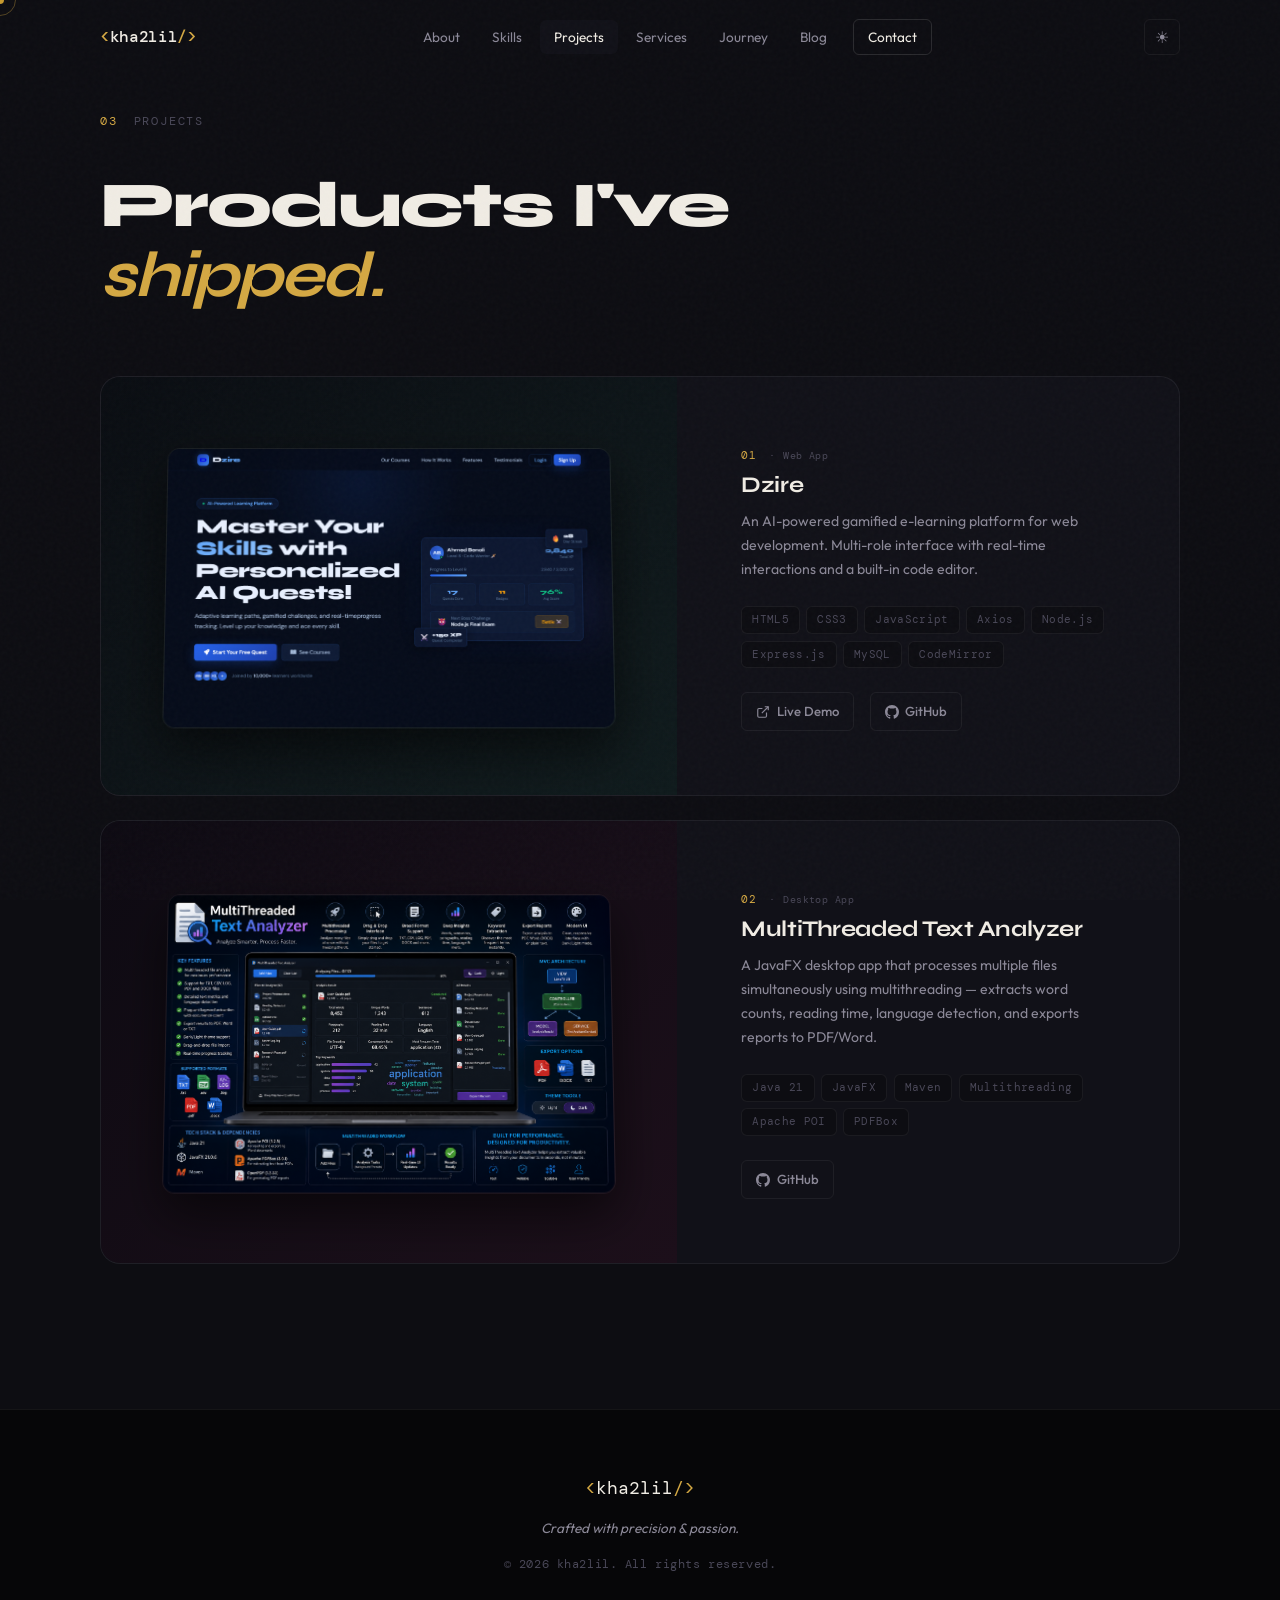
<file: projects.html>
<!DOCTYPE html>
<html lang="en" data-theme="dark">
<head>
  <meta charset="UTF-8" />
  <meta name="viewport" content="width=device-width, initial-scale=1.0" />
  <title>kha2lil — Projects</title>
  <meta name="description" content="Portfolio projects by kha2lil: Dzire — AI-powered gamified e-learning platform, and MultiThreaded Text Analyzer — JavaFX desktop application for text analysis." />
  <meta property="og:title" content="kha2lil — Projects" />
  <meta property="og:description" content="Real-world projects built by kha2lil: Dzire e-learning platform and MultiThreaded Text Analyzer." />
  <meta property="og:type" content="website" />
  <meta property="og:url" content="https://kha2alil.github.io/portfolio/projects.html" />
  <meta property="og:image" content="https://kha2alil.github.io/portfolio/assets/dzire-hero.png" />
  <meta name="twitter:card" content="summary_large_image" />
  <meta name="twitter:title" content="kha2lil — Projects" />
  <meta name="twitter:description" content="Real-world projects: Dzire e-learning platform and MultiThreaded Text Analyzer." />
  <link rel="canonical" href="https://kha2alil.github.io/portfolio/projects.html" />
  <link rel="preconnect" href="https://fonts.googleapis.com" />
  <link rel="preconnect" href="https://fonts.gstatic.com" crossorigin />
  <link href="https://fonts.googleapis.com/css2?family=Syne:wght@400;600;700;800&family=DM+Mono:ital,wght@0,300;0,400;0,500;1,300&family=Outfit:wght@300;400;500;600&display=swap" rel="stylesheet" />
  <link rel="stylesheet" href="style.css" />

</head>
<body>

  <div class="cursor" id="cursor"></div>
  <div class="cursor-trail" id="cursorTrail"></div>
  <div class="noise-overlay"></div>

  <nav class="navbar" id="navbar">
    <div class="nav-container">
      <a href="index.html" class="nav-logo" title="Home">
        <span class="logo-bracket">&lt;</span>kha2lil<span class="logo-bracket">/&gt;</span>
      </a>
      <ul class="nav-links" id="navLinks">
        <li><a href="index.html#about" class="nav-link" data-page="about" title="About me">About</a></li>
        <li><a href="skills.html" class="nav-link" data-page="skills" title="My skills">Skills</a></li>
        <li><a href="projects.html" class="nav-link" data-page="projects" title="My projects">Projects</a></li>
        <li><a href="services.html" class="nav-link" data-page="services" title="My services">Services</a></li>
        <li><a href="journey.html" class="nav-link" data-page="journey" title="My journey">Journey</a></li>
        <li><a href="blog.html" class="nav-link" data-page="blog" title="My blog">Blog</a></li>
        <li><a href="contact.html" class="nav-link nav-link-cta" data-page="contact" title="Contact me">Contact</a></li>
        <li class="nav-mobile-logo"><span class="logo-bracket">&lt;</span>kha2lil<span class="logo-bracket">/&gt;</span></li>
      </ul>
      <div class="nav-actions">
        <button class="theme-toggle" id="themeToggle" aria-label="Toggle theme" title="Toggle theme">
          <span class="theme-icon sun" title="Light mode">☀</span>
          <span class="theme-icon moon" title="Dark mode">◑</span>
        </button>
        <button class="hamburger" id="hamburger" aria-label="Menu" title="Open menu">
          <span></span><span></span><span></span>
        </button>
      </div>
    </div>
    <div class="nav-progress" id="navProgress"></div>
  </nav>

  <section class="projects section" id="projects">
    <div class="container">
      <div class="section-label reveal-up">
        <span class="mono-tag">03</span> Projects
      </div>
      <h1 class="section-title reveal-up">Products I've<br /><em>shipped.</em></h1>
      <div class="projects-grid">

        <div class="project-card reveal-up project-card-clickable project-featured" data-project="dzire" title="Click for details">
          <div class="project-card-inner">
            <div class="project-visual pv-dzire">
              <img src="assets/dzire-hero.png" alt="Dzire platform screenshot" class="project-screenshot" loading="lazy" title="Dzire platform preview" />
            </div>
            <div class="project-info">
              <span class="project-num">01</span>
              <span class="project-type">Web App</span>
              <h3 class="project-title">Dzire</h3>
              <p class="project-desc">An AI-powered gamified e-learning platform for web development. Multi-role interface with real-time interactions and a built-in code editor.</p>
              <div class="project-stack">
                <span class="stack-tag">HTML5</span>
                <span class="stack-tag">CSS3</span>
                <span class="stack-tag">JavaScript</span>
                <span class="stack-tag">Axios</span>
                <span class="stack-tag">Node.js</span>
                <span class="stack-tag">Express.js</span>
                <span class="stack-tag">MySQL</span>
                <span class="stack-tag">CodeMirror</span>
              </div>
              <div class="project-links">
                <a href="https://kha2alil.github.io/dzire-platform-frontend/" target="_blank" class="project-link" rel="noopener noreferrer" title="Live demo of Dzire">
                  <svg viewBox="0 0 24 24" fill="none" stroke="currentColor" stroke-width="2"><path d="M18 13v6a2 2 0 01-2 2H5a2 2 0 01-2-2V8a2 2 0 012-2h6"/><polyline points="15 3 21 3 21 9"/><line x1="10" y1="14" x2="21" y2="3"/></svg>
                  Live Demo
                </a>
                <a href="https://github.com/Kha2alil/dzire-platform-frontend" target="_blank" class="project-link project-link-github" rel="noopener noreferrer" title="View source on GitHub">
                  <svg viewBox="0 0 24 24" fill="currentColor"><path d="M12 0C5.374 0 0 5.373 0 12c0 5.302 3.438 9.8 8.207 11.387.599.111.793-.261.793-.577v-2.234c-3.338.726-4.033-1.416-4.033-1.416-.546-1.387-1.333-1.756-1.333-1.756-1.089-.745.083-.729.083-.729 1.205.084 1.839 1.237 1.839 1.237 1.07 1.834 2.807 1.304 3.492.997.107-.775.418-1.305.762-1.604-2.665-.305-5.467-1.334-5.467-5.931 0-1.311.469-2.381 1.236-3.221-.124-.303-.535-1.524.117-3.176 0 0 1.008-.322 3.301 1.23A11.509 11.509 0 0112 5.803c1.02.005 2.047.138 3.006.404 2.291-1.552 3.297-1.23 3.297-1.23.653 1.653.242 2.874.118 3.176.77.84 1.235 1.911 1.235 3.221 0 4.609-2.807 5.624-5.479 5.921.43.372.823 1.102.823 2.222v3.293c0 .319.192.694.801.576C20.566 21.797 24 17.3 24 12c0-6.627-5.373-12-12-12z"/></svg>
                  GitHub
                </a>
              </div>
            </div>
          </div>
        </div>

        <div class="project-card project-featured reveal-up project-card-clickable project-card-delay-01" data-project="text-analyzer" title="Click for details">
          <div class="project-card-inner">
            <div class="project-visual pv-analyzer">
              <img src="assets/Mutithread.png" alt="MultiThreaded Text Analyzer screenshot" class="project-screenshot" loading="lazy" title="Text Analyzer preview" />
            </div>
            <div class="project-info">
              <span class="project-num">02</span>
              <span class="project-type">Desktop App</span>
              <h3 class="project-title">MultiThreaded Text Analyzer</h3>
              <p class="project-desc">A JavaFX desktop app that processes multiple files simultaneously using multithreading — extracts word counts, reading time, language detection, and exports reports to PDF/Word.</p>
              <div class="project-stack">
                <span class="stack-tag">Java 21</span>
                <span class="stack-tag">JavaFX</span>
                <span class="stack-tag">Maven</span>
                <span class="stack-tag">Multithreading</span>
                <span class="stack-tag">Apache POI</span>
                <span class="stack-tag">PDFBox</span>
              </div>
              <div class="project-links">
                <a href="https://github.com/Kha2alil/MultiThread-Text-Analyzer" target="_blank" class="project-link project-link-github" rel="noopener noreferrer" title="View source on GitHub">
                  <svg viewBox="0 0 24 24" fill="currentColor"><path d="M12 0C5.374 0 0 5.373 0 12c0 5.302 3.438 9.8 8.207 11.387.599.111.793-.261.793-.577v-2.234c-3.338.726-4.033-1.416-4.033-1.416-.546-1.387-1.333-1.756-1.333-1.756-1.089-.745.083-.729.083-.729 1.205.084 1.839 1.237 1.839 1.237 1.07 1.834 2.807 1.304 3.492.997.107-.775.418-1.305.762-1.604-2.665-.305-5.467-1.334-5.467-5.931 0-1.311.469-2.381 1.236-3.221-.124-.303-.535-1.524.117-3.176 0 0 1.008-.322 3.301 1.23A11.509 11.509 0 0112 5.803c1.02.005 2.047.138 3.006.404 2.291-1.552 3.297-1.23 3.297-1.23.653 1.653.242 2.874.118 3.176.77.84 1.235 1.911 1.235 3.221 0 4.609-2.807 5.624-5.479 5.921.43.372.823 1.102.823 2.222v3.293c0 .319.192.694.801.576C20.566 21.797 24 17.3 24 12c0-6.627-5.373-12-12-12z"/></svg>
                  GitHub
                </a>
              </div>
            </div>
          </div>
        </div>

      </div>
    </div>
  </section>

  <footer class="footer">
    <div class="container">
      <div class="footer-content">
        <div class="footer-logo">
          <span class="logo-bracket">&lt;</span>kha2lil<span class="logo-bracket">/&gt;</span>
        </div>
        <p class="footer-text">
          Crafted with precision &amp; passion.
        </p>
        <p class="footer-copy">© 2026 kha2lil. All rights reserved.</p>
      </div>
    </div>
  </footer>

  <div class="modal-overlay" id="projectModal">
    <div class="modal">
      <button class="modal-close" id="modalClose" aria-label="Close" title="Close modal">
        <svg viewBox="0 0 24 24" fill="none" stroke="currentColor" stroke-width="2"><path d="M18 6L6 18M6 6l12 12"/></svg>
      </button>
      <div class="modal-visual">
        <img src="assets/dzire-hero.png" alt="Dzire platform screenshot" class="modal-screenshot" id="modalScreenshot" loading="lazy" />
        <div class="modal-screenshot-fallback" id="modalScreenshotFallback">
          <p>Add screenshot to <code>assets/dzire-visitor.png</code></p>
        </div>
      </div>
      <div class="modal-body">
        <div class="modal-roles-tabs" id="roleTabs">
          <button class="role-tab active" data-role="visitor" title="View as visitor">Visitor</button>
          <button class="role-tab" data-role="student" title="View as student">Student</button>
          <button class="role-tab" data-role="teacher" title="View as teacher">Teacher</button>
          <button class="role-tab" data-role="admin" title="View as admin">Admin</button>
        </div>
        <span class="modal-tag">Featured Project</span>
        <span class="modal-tag-type">Web App</span>
        <h2 class="modal-title">Dzire</h2>
        <p class="modal-subtitle">AI-Powered Gamified E-Learning Platform</p>
        <p class="modal-desc">
          An AI-powered gamified e-learning platform focused on web development. Multi-role interface (student, teacher, admin) with real-time interactions, gamification elements, and a built-in code editor for coding challenges.
        </p>
        <div class="modal-features">
          <div class="modal-feature">
            <svg viewBox="0 0 24 24" fill="none" stroke="currentColor" stroke-width="2"><path d="M12 15v2m-6 4h12a2 2 0 002-2v-6a2 2 0 00-2-2H6a2 2 0 00-2 2v6a2 2 0 002 2zm10-10V7a4 4 0 00-8 0v4h8z"/></svg>
            <span>Multi-role auth (student, teacher, admin)</span>
          </div>
          <div class="modal-feature">
            <svg viewBox="0 0 24 24" fill="none" stroke="currentColor" stroke-width="2"><polygon points="12 2 15.09 8.26 22 9.27 17 14.14 18.18 21.02 12 17.77 5.82 21.02 7 14.14 2 9.27 8.91 8.26 12 2"/></svg>
            <span>Gamification: XP, levels, badges & leaderboard</span>
          </div>
          <div class="modal-feature">
            <svg viewBox="0 0 24 24" fill="none" stroke="currentColor" stroke-width="2"><path d="M14 2H6a2 2 0 00-2 2v16c0 1.1.9 2 2 2h12a2 2 0 002-2V8l-6-6z"/><path d="M14 2v6h6M12 18v-6M9 15h6"/></svg>
            <span>Boss Exam IDE with CodeMirror & AI grading</span>
          </div>
          <div class="modal-feature">
            <svg viewBox="0 0 24 24" fill="none" stroke="currentColor" stroke-width="2"><path d="M21 15a2 2 0 01-2 2H7l-4 4V5a2 2 0 012-2h14a2 2 0 012 2z"/></svg>
            <span>FAQ chatbot with keyword matching + AI fallback</span>
          </div>
          <div class="modal-feature">
            <svg viewBox="0 0 24 24" fill="none" stroke="currentColor" stroke-width="2"><path d="M9 19v-6a2 2 0 00-2-2H5a2 2 0 00-2 2v6a2 2 0 002 2h2a2 2 0 002-2zm0 0V9a2 2 0 012-2h2a2 2 0 012 2v10m-6 0a2 2 0 002 2h2a2 2 0 002-2m0 0V5a2 2 0 012-2h2a2 2 0 012 2v14a2 2 0 01-2 2h-2a2 2 0 01-2-2z"/></svg>
            <span>Teacher analytics & drag-and-drop course builder</span>
          </div>
        </div>
        <div class="modal-stack">
              <span class="stack-tag">HTML5</span>
              <span class="stack-tag">CSS3</span>
              <span class="stack-tag">JavaScript</span>
              <span class="stack-tag">Axios</span>
              <span class="stack-tag">Node.js</span>
              <span class="stack-tag">Express.js</span>
              <span class="stack-tag">MySQL</span>
              <span class="stack-tag">CodeMirror</span>
        </div>
        <div class="modal-actions">
          <a href="https://kha2alil.github.io/dzire-platform-frontend/" target="_blank" class="btn btn-primary" rel="noopener noreferrer" title="Open live demo">
            <svg viewBox="0 0 24 24" fill="none" stroke="currentColor" stroke-width="2"><path d="M18 13v6a2 2 0 01-2 2H5a2 2 0 01-2-2V8a2 2 0 012-2h6"/><polyline points="15 3 21 3 21 9"/><line x1="10" y1="14" x2="21" y2="3"/></svg>
            View Live Demo
          </a>
          <a href="https://github.com/Kha2alil/dzire-platform-frontend" target="_blank" class="btn btn-ghost" rel="noopener noreferrer" title="View source code">
            <svg viewBox="0 0 24 24" fill="currentColor"><path d="M12 0C5.374 0 0 5.373 0 12c0 5.302 3.438 9.8 8.207 11.387.599.111.793-.261.793-.577v-2.234c-3.338.726-4.033-1.416-4.033-1.416-.546-1.387-1.333-1.756-1.333-1.756-1.089-.745.083-.729.083-.729 1.205.084 1.839 1.237 1.839 1.237 1.07 1.834 2.807 1.304 3.492.997.107-.775.418-1.305.762-1.604-2.665-.305-5.467-1.334-5.467-5.931 0-1.311.469-2.381 1.236-3.221-.124-.303-.535-1.524.117-3.176 0 0 1.008-.322 3.301 1.23A11.509 11.509 0 0112 5.803c1.02.005 2.047.138 3.006.404 2.291-1.552 3.297-1.23 3.297-1.23.653 1.653.242 2.874.118 3.176.77.84 1.235 1.911 1.235 3.221 0 4.609-2.807 5.624-5.479 5.921.43.372.823 1.102.823 2.222v3.293c0 .319.192.694.801.576C20.566 21.797 24 17.3 24 12c0-6.627-5.373-12-12-12z"/></svg>
            View Source
          </a>
        </div>
      </div>
    </div>
  </div>

  <div class="modal-overlay" id="textAnalyzerModal">
    <div class="modal">
      <button class="modal-close" id="taModalClose" aria-label="Close" title="Close modal">
        <svg viewBox="0 0 24 24" fill="none" stroke="currentColor" stroke-width="2"><path d="M18 6L6 18M6 6l12 12"/></svg>
      </button>
      <div class="modal-visual">
        <video src="assets/0522.mp4" class="modal-video" controls autoplay muted loop></video>
      </div>
      <div class="modal-body">
        <span class="modal-tag">Project</span>
        <span class="modal-tag-type">Desktop App</span>
        <h2 class="modal-title">MultiThreaded Text Analyzer</h2>
        <p class="modal-subtitle">JavaFX Multithreaded Desktop Application</p>
        <p class="modal-desc">
          A highly responsive, multithreaded desktop application built with JavaFX for analyzing text, documents, and code files. Extract metrics, visualize data, and export your reports seamlessly.
        </p>
        <div class="modal-features">
          <div class="modal-feature">
            <svg viewBox="0 0 24 24" fill="none" stroke="currentColor" stroke-width="2"><path d="M12 2L2 7l10 5 10-5-10-5z"/><path d="M2 17l10 5 10-5M2 12l10 5 10-5"/></svg>
            <span>Multithreaded processing — analyze dozens of files without UI lag</span>
          </div>
          <div class="modal-feature">
            <svg viewBox="0 0 24 24" fill="none" stroke="currentColor" stroke-width="2"><path d="M7 21h10a2 2 0 002-2V9.414a1 1 0 00-.293-.707l-5.414-5.414A1 1 0 0012.586 3H7a2 2 0 00-2 2v14a2 2 0 002 2z"/></svg>
            <span>Supports .txt, .csv, .log, .docx, and .pdf files</span>
          </div>
          <div class="modal-feature">
            <svg viewBox="0 0 24 24" fill="none" stroke="currentColor" stroke-width="2"><path d="M9 19v-6a2 2 0 00-2-2H5a2 2 0 00-2 2v6a2 2 0 002 2h2a2 2 0 002-2zm0 0V9a2 2 0 012-2h2a2 2 0 012 2v10m-6 0a2 2 0 002 2h2a2 2 0 002-2m0 0V5a2 2 0 012-2h2a2 2 0 012 2v14a2 2 0 01-2 2h-2a2 2 0 01-2-2z"/></svg>
            <span>Deep metrics: word count, reading time, language detection, term extraction</span>
          </div>
          <div class="modal-feature">
            <svg viewBox="0 0 24 24" fill="none" stroke="currentColor" stroke-width="2"><path d="M12 15v2m-6 4h12a2 2 0 002-2v-6a2 2 0 00-2-2H6a2 2 0 00-2 2v6a2 2 0 002 2zm10-10V7a4 4 0 00-8 0v4h8z"/></svg>
            <span>Export reports to PDF, Word (.docx), or plain text</span>
          </div>
          <div class="modal-feature">
            <svg viewBox="0 0 24 24" fill="none" stroke="currentColor" stroke-width="2"><path d="M20.59 13.41l-7.17 7.17a2 2 0 01-2.83 0L2 12V2h10l8.59 8.59a2 2 0 010 2.82z"/><line x1="7" y1="7" x2="7.01" y2="7"/></svg>
            <span>MVC architecture with Java 21, JavaFX, Apache POI &amp; PDFBox</span>
          </div>
        </div>
        <div class="modal-stack">
          <span class="stack-tag">Java 21</span>
          <span class="stack-tag">JavaFX</span>
          <span class="stack-tag">Maven</span>
          <span class="stack-tag">Multithreading</span>
          <span class="stack-tag">Apache POI</span>
          <span class="stack-tag">PDFBox</span>
          <span class="stack-tag">OpenPDF</span>
        </div>
        <div class="modal-actions">
          <a href="https://github.com/Kha2alil/MultiThread-Text-Analyzer" target="_blank" class="btn btn-ghost btn-full" rel="noopener noreferrer" title="View source code on GitHub">
            <svg viewBox="0 0 24 24" fill="currentColor"><path d="M12 0C5.374 0 0 5.373 0 12c0 5.302 3.438 9.8 8.207 11.387.599.111.793-.261.793-.577v-2.234c-3.338.726-4.033-1.416-4.033-1.416-.546-1.387-1.333-1.756-1.333-1.756-1.089-.745.083-.729.083-.729 1.205.084 1.839 1.237 1.839 1.237 1.07 1.834 2.807 1.304 3.492.997.107-.775.418-1.305.762-1.604-2.665-.305-5.467-1.334-5.467-5.931 0-1.311.469-2.381 1.236-3.221-.124-.303-.535-1.524.117-3.176 0 0 1.008-.322 3.301 1.23A11.509 11.509 0 0112 5.803c1.02.005 2.047.138 3.006.404 2.291-1.552 3.297-1.23 3.297-1.23.653 1.653.242 2.874.118 3.176.77.84 1.235 1.911 1.235 3.221 0 4.609-2.807 5.624-5.479 5.921.43.372.823 1.102.823 2.222v3.293c0 .319.192.694.801.576C20.566 21.797 24 17.3 24 12c0-6.627-5.373-12-12-12z"/></svg>
            View Source
          </a>
        </div>
      </div>
    </div>
  </div>

  <script src="script.js"></script>
</body>
</html>
</file>
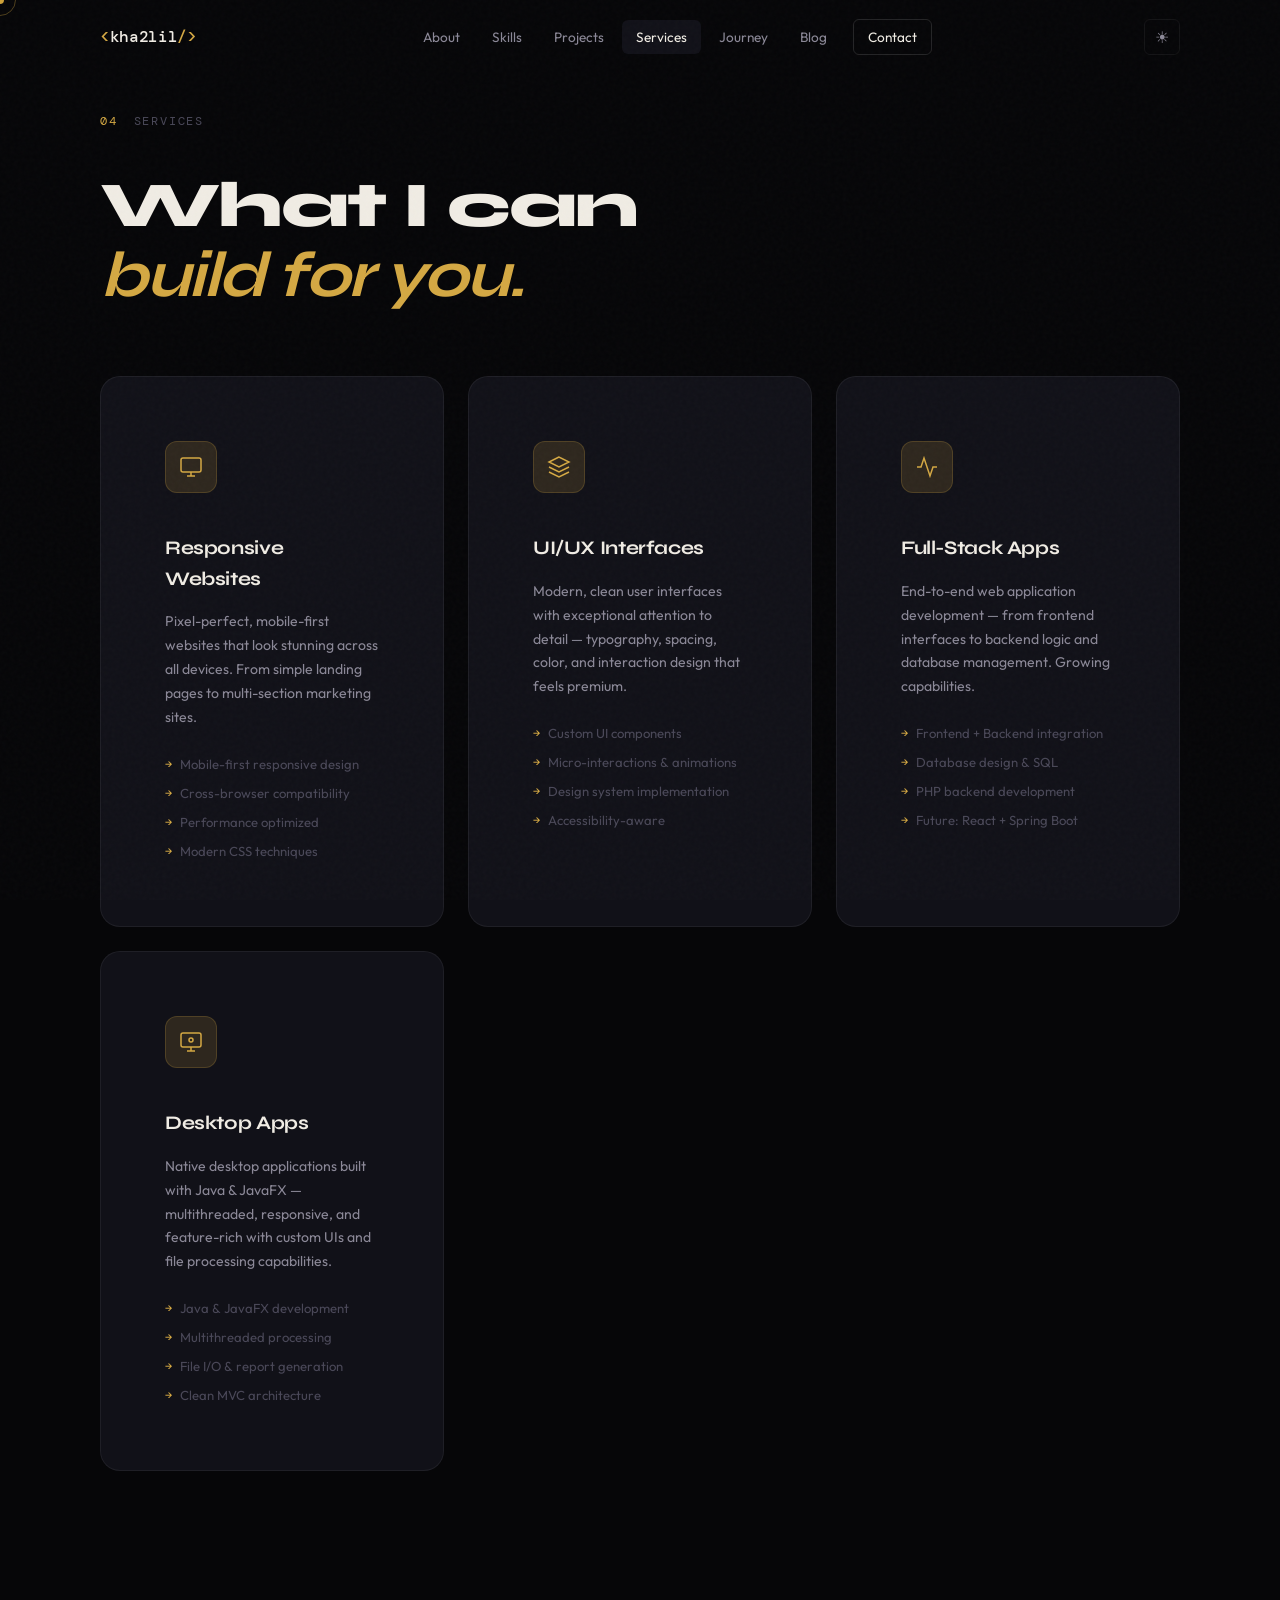
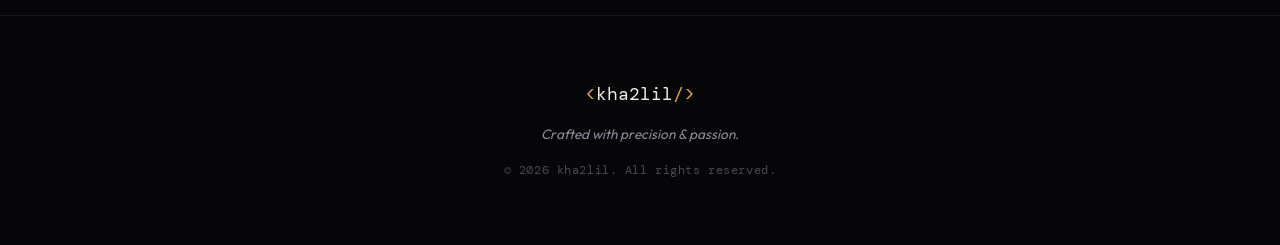
<file: services.html>
<!DOCTYPE html>
<html lang="en" data-theme="dark">
<head>
  <meta charset="UTF-8" />
  <meta name="viewport" content="width=device-width, initial-scale=1.0" />
  <title>kha2lil — Services</title>
  <meta name="description" content="Web development services by kha2lil: responsive websites, UI/UX interfaces, and full-stack applications. Clean code, modern design, and performance-first approach." />
  <meta property="og:title" content="kha2lil — Services" />
  <meta property="og:description" content="Responsive websites, UI/UX interfaces, and full-stack applications built with modern technologies." />
  <meta property="og:type" content="website" />
  <meta property="og:url" content="https://kha2alil.github.io/portfolio/services.html" />
  <meta property="og:image" content="https://kha2alil.github.io/portfolio/assets/dzire-hero.png" />
  <meta name="twitter:card" content="summary_large_image" />
  <meta name="twitter:title" content="kha2lil — Services" />
  <meta name="twitter:description" content="Responsive websites, UI/UX, and full-stack development services." />
  <link rel="canonical" href="https://kha2alil.github.io/portfolio/services.html" />
  <link rel="preconnect" href="https://fonts.googleapis.com" />
  <link rel="preconnect" href="https://fonts.gstatic.com" crossorigin />
  <link href="https://fonts.googleapis.com/css2?family=Syne:wght@400;600;700;800&family=DM+Mono:ital,wght@0,300;0,400;0,500;1,300&family=Outfit:wght@300;400;500;600&display=swap" rel="stylesheet" />
  <link rel="stylesheet" href="style.css" />
</head>
<body>

  <div class="cursor" id="cursor"></div>
  <div class="cursor-trail" id="cursorTrail"></div>
  <div class="noise-overlay"></div>

  <nav class="navbar" id="navbar">
    <div class="nav-container">
      <a href="index.html" class="nav-logo" title="Home">
        <span class="logo-bracket">&lt;</span>kha2lil<span class="logo-bracket">/&gt;</span>
      </a>
      <ul class="nav-links" id="navLinks">
        <li><a href="index.html#about" class="nav-link" data-page="about" title="About me">About</a></li>
        <li><a href="skills.html" class="nav-link" data-page="skills" title="My skills">Skills</a></li>
        <li><a href="projects.html" class="nav-link" data-page="projects" title="My projects">Projects</a></li>
        <li><a href="services.html" class="nav-link" data-page="services" title="My services">Services</a></li>
        <li><a href="journey.html" class="nav-link" data-page="journey" title="My journey">Journey</a></li>
        <li><a href="blog.html" class="nav-link" data-page="blog" title="My blog">Blog</a></li>
        <li><a href="contact.html" class="nav-link nav-link-cta" data-page="contact" title="Contact me">Contact</a></li>
        <li class="nav-mobile-logo"><span class="logo-bracket">&lt;</span>kha2lil<span class="logo-bracket">/&gt;</span></li>
      </ul>
      <div class="nav-actions">
        <button class="theme-toggle" id="themeToggle" aria-label="Toggle theme" title="Toggle theme">
          <span class="theme-icon sun" title="Light mode">☀</span>
          <span class="theme-icon moon" title="Dark mode">◑</span>
        </button>
        <button class="hamburger" id="hamburger" aria-label="Menu" title="Open menu">
          <span></span><span></span><span></span>
        </button>
      </div>
    </div>
    <div class="nav-progress" id="navProgress"></div>
  </nav>

  <section class="services section" id="services" style="padding-top: 7rem">
    <div class="container">
      <div class="section-label reveal-up">
        <span class="mono-tag">04</span> Services
      </div>
      <h1 class="section-title reveal-up">What I can<br /><em>build for you.</em></h1>
      <div class="services-grid">

        <div class="service-card reveal-up" style="--delay: 0s">
          <div class="service-icon">
            <svg viewBox="0 0 24 24" fill="none" stroke="currentColor" stroke-width="1.5"><rect x="2" y="3" width="20" height="14" rx="2"/><path d="M8 21h8M12 17v4"/></svg>
          </div>
          <h3 class="service-title">Responsive Websites</h3>
          <p class="service-desc">Pixel-perfect, mobile-first websites that look stunning across all devices. From simple landing pages to multi-section marketing sites.</p>
          <ul class="service-features">
            <li>Mobile-first responsive design</li>
            <li>Cross-browser compatibility</li>
            <li>Performance optimized</li>
            <li>Modern CSS techniques</li>
          </ul>
        </div>

        <div class="service-card reveal-up" style="--delay: 0.1s">
          <div class="service-icon">
            <svg viewBox="0 0 24 24" fill="none" stroke="currentColor" stroke-width="1.5"><path d="M12 2L2 7l10 5 10-5-10-5z"/><path d="M2 17l10 5 10-5M2 12l10 5 10-5"/></svg>
          </div>
          <h3 class="service-title">UI/UX Interfaces</h3>
          <p class="service-desc">Modern, clean user interfaces with exceptional attention to detail — typography, spacing, color, and interaction design that feels premium.</p>
          <ul class="service-features">
            <li>Custom UI components</li>
            <li>Micro-interactions & animations</li>
            <li>Design system implementation</li>
            <li>Accessibility-aware</li>
          </ul>
        </div>

        <div class="service-card reveal-up" style="--delay: 0.2s">
          <div class="service-icon">
            <svg viewBox="0 0 24 24" fill="none" stroke="currentColor" stroke-width="1.5"><path d="M22 12h-4l-3 9L9 3l-3 9H2"/></svg>
          </div>
          <h3 class="service-title">Full-Stack Apps</h3>
          <p class="service-desc">End-to-end web application development — from frontend interfaces to backend logic and database management. Growing capabilities.</p>
          <ul class="service-features">
            <li>Frontend + Backend integration</li>
            <li>Database design & SQL</li>
            <li>PHP backend development</li>
            <li>Future: React + Spring Boot</li>
          </ul>
        </div>

        <div class="service-card reveal-up" style="--delay: 0.3s">
          <div class="service-icon">
            <svg viewBox="0 0 24 24" fill="none" stroke="currentColor" stroke-width="1.5"><rect x="2" y="3" width="20" height="14" rx="2"/><path d="M8 21h8M12 17v4"/><circle cx="12" cy="10" r="2"/></svg>
          </div>
          <h3 class="service-title">Desktop Apps</h3>
          <p class="service-desc">Native desktop applications built with Java &amp; JavaFX — multithreaded, responsive, and feature-rich with custom UIs and file processing capabilities.</p>
          <ul class="service-features">
            <li>Java &amp; JavaFX development</li>
            <li>Multithreaded processing</li>
            <li>File I/O &amp; report generation</li>
            <li>Clean MVC architecture</li>
          </ul>
        </div>

      </div>
    </div>
  </section>

  <footer class="footer">
    <div class="container">
      <div class="footer-content">
        <div class="footer-logo">
          <span class="logo-bracket">&lt;</span>kha2lil<span class="logo-bracket">/&gt;</span>
        </div>
        <p class="footer-text">
          Crafted with precision &amp; passion.
        </p>
        <p class="footer-copy">© 2026 kha2lil. All rights reserved.</p>
      </div>
    </div>
  </footer>

  <script src="script.js"></script>
</body>
</html>
</file>
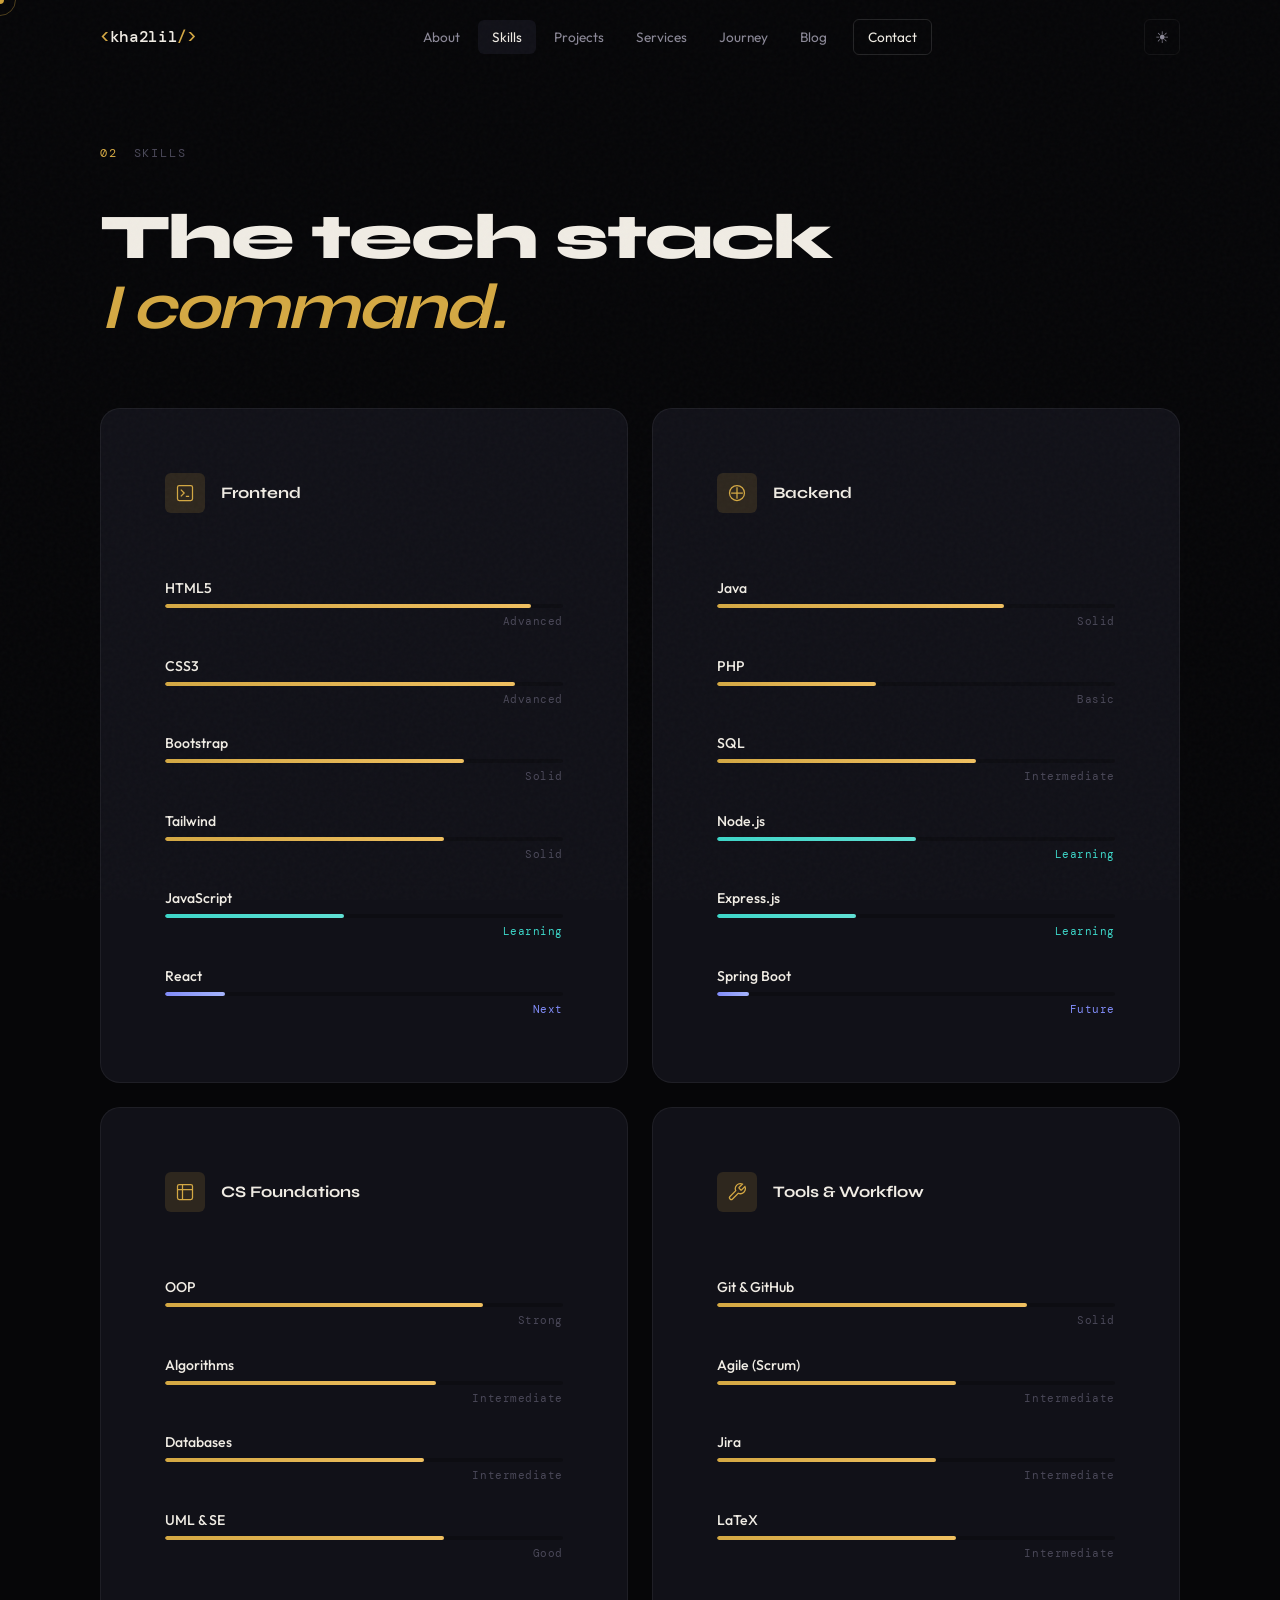
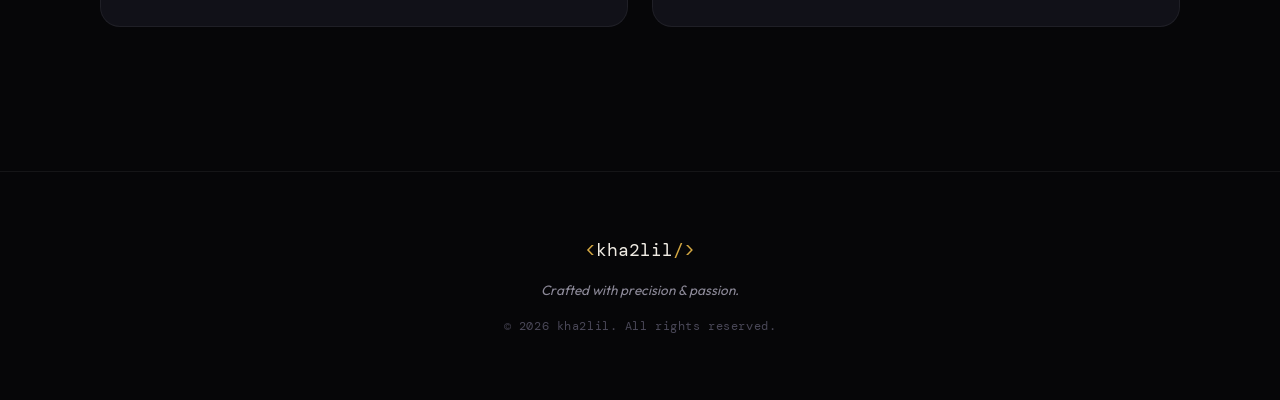
<file: skills.html>
<!DOCTYPE html>
<html lang="en" data-theme="dark">
<head>
  <meta charset="UTF-8" />
  <meta name="viewport" content="width=device-width, initial-scale=1.0" />
  <title>kha2lil — Skills</title>
  <meta name="description" content="Explore the technical skills of kha2lil — frontend (HTML, CSS, JavaScript, Tailwind) to backend (Java, SQL, Node.js, Express). Web development tech stack overview." />
  <meta property="og:title" content="kha2lil — Skills" />
  <meta property="og:description" content="Frontend, backend, and CS foundations — the full tech stack of an aspiring full-stack engineer." />
  <meta property="og:type" content="website" />
  <meta property="og:url" content="https://kha2alil.github.io/portfolio/skills.html" />
  <meta property="og:image" content="https://kha2alil.github.io/portfolio/assets/dzire-hero.png" />
  <meta name="twitter:card" content="summary_large_image" />
  <meta name="twitter:title" content="kha2lil — Skills" />
  <meta name="twitter:description" content="Frontend, backend, and CS foundations — the full tech stack overview." />
  <link rel="canonical" href="https://kha2alil.github.io/portfolio/skills.html" />
  <link rel="preconnect" href="https://fonts.googleapis.com" />
  <link rel="preconnect" href="https://fonts.gstatic.com" crossorigin />
  <link href="https://fonts.googleapis.com/css2?family=Syne:wght@400;600;700;800&family=DM+Mono:ital,wght@0,300;0,400;0,500;1,300&family=Outfit:wght@300;400;500;600&display=swap" rel="stylesheet" />
  <link rel="stylesheet" href="style.css" />
  <style>
    /* Moved inline CSS values into classes to avoid inline styles */
    .delay-0 { --delay: 0s; }
    .delay-01 { --delay: 0.1s; }
    .delay-02 { --delay: 0.2s; }
    .delay-03 { --delay: 0.3s; }
    .w-92 { --width: 92%; }
    .w-88 { --width: 88%; }
    .w-78 { --width: 78%; }
    .w-75 { --width: 75%; }
    .w-72 { --width: 72%; }
    .w-70 { --width: 70%; }
    .w-68 { --width: 68%; }
    .w-65 { --width: 65%; }
    .w-60 { --width: 60%; }
    .w-55 { --width: 55%; }
    .w-50 { --width: 50%; }
    .w-45 { --width: 45%; }
    .w-40 { --width: 40%; }
    .w-35 { --width: 35%; }
    .w-15 { --width: 15%; }
    .w-8  { --width: 8%; }
  </style>
</head>
<body>

  <div class="cursor" id="cursor"></div>
  <div class="cursor-trail" id="cursorTrail"></div>
  <div class="noise-overlay"></div>

  <nav class="navbar" id="navbar">
    <div class="nav-container">
      <a href="index.html" class="nav-logo" title="Home">
        <span class="logo-bracket">&lt;</span>kha2lil<span class="logo-bracket">/&gt;</span>
      </a>
      <ul class="nav-links" id="navLinks">
        <li><a href="index.html#about" class="nav-link" data-page="about" title="About me">About</a></li>
        <li><a href="skills.html" class="nav-link" data-page="skills" title="My skills">Skills</a></li>
        <li><a href="projects.html" class="nav-link" data-page="projects" title="My projects">Projects</a></li>
        <li><a href="services.html" class="nav-link" data-page="services" title="My services">Services</a></li>
        <li><a href="journey.html" class="nav-link" data-page="journey" title="My journey">Journey</a></li>
        <li><a href="blog.html" class="nav-link" data-page="blog" title="My blog">Blog</a></li>
        <li><a href="contact.html" class="nav-link nav-link-cta" data-page="contact" title="Contact me">Contact</a></li>
        <li class="nav-mobile-logo"><span class="logo-bracket">&lt;</span>kha2lil<span class="logo-bracket">/&gt;</span></li>
      </ul>
      <div class="nav-actions">
        <button type="button" class="theme-toggle" id="themeToggle" aria-label="Toggle theme" title="Toggle theme">
          <span class="theme-icon sun" title="Light mode">☀</span>
          <span class="theme-icon moon" title="Dark mode">◑</span>
        </button>
        <button type="button" class="hamburger" id="hamburger" aria-label="Menu" title="Open menu">
          <span></span><span></span><span></span>
        </button>
      </div>
    </div>
    <div class="nav-progress" id="navProgress"></div>
  </nav>

  <section class="skills section skills-section" id="skills">
    <div class="container">
      <div class="section-label reveal-up">
        <span class="mono-tag">02</span> Skills
      </div>
      <h1 class="section-title reveal-up">The tech stack<br /><em>I command.</em></h1>
      <div class="skills-grid">

        <div class="skill-category reveal-up delay-0">
          <div class="skill-cat-header">
            <div class="skill-cat-icon">
              <svg viewBox="0 0 24 24" fill="none" stroke="currentColor" stroke-width="1.5"><rect x="3" y="3" width="18" height="18" rx="2"/><path d="M7 8l4 4-4 4M13 16h4"/></svg>
            </div>
            <span class="skill-cat-name">Frontend</span>
          </div>
          <div class="skill-list">
            <div class="skill-item">
              <span class="skill-name">HTML5</span>
              <div class="skill-bar"><div class="skill-fill w-92"></div></div>
              <span class="skill-level">Advanced</span>
            </div>
            <div class="skill-item">
              <span class="skill-name">CSS3</span>
              <div class="skill-bar"><div class="skill-fill w-88"></div></div>
              <span class="skill-level">Advanced</span>
            </div>
            <div class="skill-item">
              <span class="skill-name">Bootstrap</span>
              <div class="skill-bar"><div class="skill-fill w-75"></div></div>
              <span class="skill-level">Solid</span>
            </div>
            <div class="skill-item">
              <span class="skill-name">Tailwind</span>
              <div class="skill-bar"><div class="skill-fill w-70"></div></div>
              <span class="skill-level">Solid</span>
            </div>
            <div class="skill-item">
              <span class="skill-name">JavaScript</span>
              <div class="skill-bar"><div class="skill-fill learning w-45"></div></div>
              <span class="skill-level learning-badge">Learning</span>
            </div>
            <div class="skill-item">
              <span class="skill-name">React</span>
              <div class="skill-bar"><div class="skill-fill upcoming w-15"></div></div>
              <span class="skill-level upcoming-badge">Next</span>
            </div>
          </div>
        </div>

        <div class="skill-category reveal-up delay-01">
          <div class="skill-cat-header">
            <div class="skill-cat-icon">
              <svg viewBox="0 0 24 24" fill="none" stroke="currentColor" stroke-width="1.5"><path d="M5 12h14M12 5v14"/><circle cx="12" cy="12" r="9"/></svg>
            </div>
            <span class="skill-cat-name">Backend</span>
          </div>
          <div class="skill-list">
            <div class="skill-item">
              <span class="skill-name">Java</span>
              <div class="skill-bar"><div class="skill-fill w-72"></div></div>
              <span class="skill-level">Solid</span>
            </div>
            <div class="skill-item">
              <span class="skill-name">PHP</span>
              <div class="skill-bar"><div class="skill-fill w-40"></div></div>
              <span class="skill-level">Basic</span>
            </div>
            <div class="skill-item">
              <span class="skill-name">SQL</span>
              <div class="skill-bar"><div class="skill-fill w-65"></div></div>
              <span class="skill-level">Intermediate</span>
            </div>
            <div class="skill-item">
              <span class="skill-name">Node.js</span>
              <div class="skill-bar"><div class="skill-fill learning w-50"></div></div>
              <span class="skill-level learning-badge">Learning</span>
            </div>
            <div class="skill-item">
              <span class="skill-name">Express.js</span>
              <div class="skill-bar"><div class="skill-fill learning w-35"></div></div>
              <span class="skill-level learning-badge">Learning</span>
            </div>
            <div class="skill-item">
              <span class="skill-name">Spring Boot</span>
              <div class="skill-bar"><div class="skill-fill upcoming w-8"></div></div>
              <span class="skill-level upcoming-badge">Future</span>
            </div>
          </div>
        </div>

        <div class="skill-category reveal-up delay-02">
          <div class="skill-cat-header">
            <div class="skill-cat-icon">
              <svg viewBox="0 0 24 24" fill="none" stroke="currentColor" stroke-width="1.5"><path d="M9 3H5a2 2 0 00-2 2v4m6-6h10a2 2 0 012 2v4M9 3v18m0 0h10a2 2 0 002-2V9M9 21H5a2 2 0 01-2-2V9m0 0h18"/></svg>
            </div>
            <span class="skill-cat-name">CS Foundations</span>
          </div>
          <div class="skill-list">
            <div class="skill-item">
              <span class="skill-name">OOP</span>
              <div class="skill-bar"><div class="skill-fill w-80"></div></div>
              <span class="skill-level">Strong</span>
            </div>
            <div class="skill-item">
              <span class="skill-name">Algorithms</span>
              <div class="skill-bar"><div class="skill-fill w-68"></div></div>
              <span class="skill-level">Intermediate</span>
            </div>
            <div class="skill-item">
              <span class="skill-name">Databases</span>
              <div class="skill-bar"><div class="skill-fill w-65"></div></div>
              <span class="skill-level">Intermediate</span>
            </div>
            <div class="skill-item">
              <span class="skill-name">UML & SE</span>
              <div class="skill-bar"><div class="skill-fill w-70"></div></div>
              <span class="skill-level">Good</span>
            </div>
          </div>
        </div>

        <div class="skill-category reveal-up delay-03">
          <div class="skill-cat-header">
            <div class="skill-cat-icon">
              <svg viewBox="0 0 24 24" fill="none" stroke="currentColor" stroke-width="1.5"><path d="M14.7 6.3a1 1 0 0 0 0 1.4l1.6 1.6a1 1 0 0 0 1.4 0l3.77-3.77a6 6 0 0 1-7.94 7.94l-6.91 6.91a2.12 2.12 0 0 1-3-3l6.91-6.91a6 6 0 0 1 7.94-7.94l-3.76 3.76z"/></svg>
            </div>
            <span class="skill-cat-name">Tools & Workflow</span>
          </div>
          <div class="skill-list">
            <div class="skill-item">
              <span class="skill-name">Git & GitHub</span>
              <div class="skill-bar"><div class="skill-fill w-78"></div></div>
              <span class="skill-level">Solid</span>
            </div>
            <div class="skill-item">
              <span class="skill-name">Agile (Scrum)</span>
              <div class="skill-bar"><div class="skill-fill w-60"></div></div>
              <span class="skill-level">Intermediate</span>
            </div>
            <div class="skill-item">
              <span class="skill-name">Jira</span>
              <div class="skill-bar"><div class="skill-fill w-55"></div></div>
              <span class="skill-level">Intermediate</span>
            </div>
            <div class="skill-item">
              <span class="skill-name">LaTeX</span>
              <div class="skill-bar"><div class="skill-fill w-60"></div></div>
              <span class="skill-level">Intermediate</span>
            </div>
          </div>
        </div>

      </div>
    </div>
  </section>

  <footer class="footer">
    <div class="container">
      <div class="footer-content">
        <div class="footer-logo">
          <span class="logo-bracket">&lt;</span>kha2lil<span class="logo-bracket">/&gt;</span>
        </div>
        <p class="footer-text">
          Crafted with precision &amp; passion.
        </p>
        <p class="footer-copy">© 2026 kha2lil. All rights reserved.</p>
      </div>
    </div>
  </footer>

  <script src="script.js"></script>
</body>
</html>
</file>
<file: style.css>
/* ============================================================
   kha2lil Portfolio — Premium Stylesheet
   Aesthetic: Digital Noir × Amber Gold
   Fonts: Syne (display) + Outfit (body) + DM Mono (code)
   ============================================================ */

/* === CSS VARIABLES === */
:root {
  /* Dark Theme */
  --bg-primary: #060608;
  --bg-secondary: #0d0d12;
  --bg-card: #111118;
  --bg-card-hover: #161620;
  --border: rgba(255, 255, 255, 0.06);
  --border-strong: rgba(255, 255, 255, 0.12);

  --text-primary: #f0ece4;
  --text-secondary: #8b8897;
  --text-muted: #4a4858;

  --accent: #d4a843;
  --accent-light: #f0c060;
  --accent-dim: rgba(212, 168, 67, 0.15);
  --accent-glow: rgba(212, 168, 67, 0.25);

  --cyan: #3dd6c8;
  --cyan-dim: rgba(61, 214, 200, 0.1);

  --success: #4ade80;
  --warning: #f59e0b;
  --future: #818cf8;

  /* Spacing */
  --space-xs: 0.5rem;
  --space-sm: 1rem;
  --space-md: 1.5rem;
  --space-lg: 2.5rem;
  --space-xl: 4rem;
  --space-2xl: 6rem;
  --space-3xl: 9rem;

  /* Typography */
  --font-display: 'Syne', sans-serif;
  --font-body: 'Outfit', sans-serif;
  --font-mono: 'DM Mono', monospace;

  /* Radius */
  --radius-sm: 6px;
  --radius-md: 12px;
  --radius-lg: 20px;
  --radius-xl: 28px;

  /* Transition */
  --ease: cubic-bezier(0.23, 1, 0.32, 1);
  --ease-snappy: cubic-bezier(0.16, 1, 0.3, 1);
  --ease-bounce: cubic-bezier(0.34, 1.56, 0.64, 1);
}

[data-theme="light"] {
  --bg-primary: #fafaf8;
  --bg-secondary: #f2f0eb;
  --bg-card: #ffffff;
  --bg-card-hover: #f8f6f0;
  --border: rgba(0, 0, 0, 0.07);
  --border-strong: rgba(0, 0, 0, 0.14);

  --text-primary: #1a1816;
  --text-secondary: #6b6560;
  --text-muted: #b0aba4;

  --accent: #c49530;
  --accent-light: #d4a843;
  --accent-dim: rgba(196, 149, 48, 0.12);
  --accent-glow: rgba(196, 149, 48, 0.2);
}

/* === RESET === */
*, *::before, *::after {
  margin: 0;
  padding: 0;
  box-sizing: border-box;
}

html {
  scroll-behavior: smooth;
  font-size: 16px;
}

body {
  font-family: var(--font-body);
  background: var(--bg-primary);
  color: var(--text-primary);
  line-height: 1.6;
  overflow-x: hidden;
  -webkit-font-smoothing: antialiased;
}

img { display: block; max-width: 100%; }
a { text-decoration: none; color: inherit; }
ul { list-style: none; }
button { cursor: pointer; border: none; background: none; font-family: var(--font-body); }

/* === NOISE OVERLAY === */
.noise-overlay {
  position: fixed;
  inset: 0;
  z-index: 9999;
  pointer-events: none;
  opacity: 0.025;
  background-image: url("data:image/svg+xml,%3Csvg viewBox='0 0 256 256' xmlns='http://www.w3.org/2000/svg'%3E%3Cfilter id='noise'%3E%3CfeTurbulence type='fractalNoise' baseFrequency='0.9' numOctaves='4' stitchTiles='stitch'/%3E%3C/filter%3E%3Crect width='100%25' height='100%25' filter='url(%23noise)'/%3E%3C/svg%3E");
}

/* === CUSTOM CURSOR === */
.cursor {
  position: fixed;
  width: 8px;
  height: 8px;
  background: var(--accent);
  border-radius: 50%;
  pointer-events: none;
  z-index: 10000;
  transform: translate(-50%, -50%);
  transition: width 0.25s var(--ease-snappy), height 0.25s var(--ease-snappy), opacity 0.3s;
  mix-blend-mode: difference;
}

.cursor-trail {
  position: fixed;
  width: 32px;
  height: 32px;
  border: 1.5px solid rgba(212, 168, 67, 0.35);
  border-radius: 50%;
  pointer-events: none;
  z-index: 9999;
  transform: translate(-50%, -50%);
  transition: width 0.35s var(--ease-snappy), height 0.35s var(--ease-snappy), opacity 0.3s, border-color 0.3s;
}

body:has(a:hover) .cursor, body:has(button:hover) .cursor {
  width: 18px;
  height: 18px;
}
body:has(a:hover) .cursor-trail, body:has(button:hover) .cursor-trail {
  width: 48px;
  height: 48px;
  border-color: rgba(212, 168, 67, 0.6);
}

@media (pointer: coarse) {
  .cursor, .cursor-trail { display: none; }
}

/* === CONTAINER === */
.container {
  max-width: 1160px;
  margin: 0 auto;
  padding: 0 var(--space-lg);
}

/* === SECTION === */
.section {
  padding: var(--space-3xl) 0;
}

.section-label {
  display: flex;
  align-items: center;
  gap: var(--space-sm);
  font-family: var(--font-mono);
  font-size: 0.75rem;
  color: var(--text-muted);
  text-transform: uppercase;
  letter-spacing: 0.15em;
  margin-bottom: var(--space-lg);
}

.mono-tag {
  color: var(--accent);
  font-family: var(--font-mono);
}

.section-title {
  font-family: var(--font-display);
  font-size: clamp(2.2rem, 5vw, 4rem);
  font-weight: 800;
  line-height: 1.1;
  letter-spacing: -0.03em;
  margin-bottom: var(--space-xl);
}

.section-title em {
  font-style: italic;
  color: var(--accent);
  font-weight: 700;
}

/* === SCROLL REVEAL ANIMATIONS === */
.reveal-up, .reveal-right {
  opacity: 0;
  transform: translateY(30px) scale(0.97);
  transition: opacity 0.6s var(--ease-snappy), transform 0.6s var(--ease-snappy);
  transition-delay: var(--delay, 0s);
  will-change: transform, opacity;
}

.reveal-right {
  transform: translateX(30px) scale(0.97);
}

.reveal-up.visible, .reveal-right.visible {
  opacity: 1;
  transform: translate(0) scale(1);
}

/* === BUTTONS === */
.btn {
  display: inline-flex;
  align-items: center;
  gap: var(--space-xs);
  padding: 0.875rem 1.75rem;
  border-radius: var(--radius-md);
  font-family: var(--font-body);
  font-weight: 500;
  font-size: 0.9rem;
  letter-spacing: 0.01em;
  transition: all 0.25s var(--ease-snappy);
  position: relative;
  overflow: hidden;
}

.btn::after {
  content: '';
  position: absolute;
  inset: 0;
  background: rgba(255,255,255,0.08);
  opacity: 0;
  transition: opacity 0.3s;
}
.btn:hover::after { opacity: 1; }

.btn svg {
  width: 16px;
  height: 16px;
  transition: transform 0.3s var(--ease-bounce);
}
.btn:hover svg { transform: translateX(5px); }

.btn-primary {
  background: var(--accent);
  color: #0a0804;
  font-weight: 600;
  box-shadow: 0 0 30px var(--accent-glow);
}
.btn-primary:hover {
  background: var(--accent-light);
  box-shadow: 0 0 60px var(--accent-glow), 0 8px 24px rgba(0,0,0,0.4);
  transform: translateY(-3px);
}

.btn-ghost {
  border: 1px solid var(--border-strong);
  color: var(--text-primary);
  background: transparent;
}
.btn-ghost:hover {
  border-color: var(--accent);
  color: var(--accent);
  background: var(--accent-dim);
  transform: translateY(-3px);
}

.btn-full {
  width: 100%;
  justify-content: center;
}

/* === NAVBAR === */
.navbar {
  position: fixed;
  top: 0;
  left: 0;
  right: 0;
  z-index: 1000;
  padding: 1.2rem 0;
  transition: all 0.3s var(--ease-snappy);
}

.navbar.scrolled {
  background: rgba(6, 6, 8, 0.85);
  backdrop-filter: blur(20px);
  -webkit-backdrop-filter: blur(20px);
  border-bottom: 1px solid var(--border);
  padding: 0.8rem 0;
}

[data-theme="light"] .navbar.scrolled {
  background: rgba(250, 250, 248, 0.85);
}

.nav-container {
  max-width: 1160px;
  margin: 0 auto;
  padding: 0 var(--space-lg);
  display: flex;
  align-items: center;
  justify-content: space-between;
}

.nav-logo {
  font-family: var(--font-mono);
  font-size: 1rem;
  font-weight: 500;
  letter-spacing: -0.02em;
  color: var(--text-primary);
  transition: color 0.3s;
}
.nav-logo:hover { color: var(--accent); }
.logo-bracket { color: var(--accent); }

.nav-links {
  display: flex;
  align-items: center;
  gap: 0.25rem;
}

.nav-link {
  font-size: 0.85rem;
  color: var(--text-secondary);
  padding: 0.5rem 0.875rem;
  border-radius: var(--radius-sm);
  transition: all 0.25s;
  position: relative;
}

.nav-link:hover, .nav-link.active {
  color: var(--text-primary);
  background: var(--bg-card);
}

.nav-link-cta {
  border: 1px solid var(--border-strong);
  color: var(--text-primary) !important;
  margin-left: 0.5rem;
}
.nav-link-cta:hover {
  border-color: var(--accent);
  color: var(--accent) !important;
  background: var(--accent-dim) !important;
}

.nav-actions {
  display: flex;
  align-items: center;
  gap: var(--space-sm);
}

.theme-toggle {
  width: 36px;
  height: 36px;
  border-radius: var(--radius-sm);
  border: 1px solid var(--border);
  display: flex;
  align-items: center;
  justify-content: center;
  color: var(--text-secondary);
  transition: all 0.3s;
  font-size: 1rem;
}
.theme-toggle:hover {
  border-color: var(--accent);
  color: var(--accent);
  background: var(--accent-dim);
}

.theme-icon { display: none; }
[data-theme="dark"] .sun { display: block; }
[data-theme="light"] .moon { display: block; }

.hamburger {
  display: none;
  flex-direction: column;
  gap: 5px;
  padding: 8px;
  border-radius: var(--radius-sm);
}
.hamburger span {
  display: block;
  width: 22px;
  height: 2px;
  background: var(--text-primary);
  transition: all 0.3s var(--ease);
  transform-origin: center;
}
.hamburger.open span:nth-child(1) { transform: rotate(45deg) translate(5px, 5px); }
.hamburger.open span:nth-child(2) { opacity: 0; transform: scaleX(0); }
.hamburger.open span:nth-child(3) { transform: rotate(-45deg) translate(5px, -5px); }

.nav-progress {
  position: absolute;
  bottom: 0;
  left: 0;
  height: 2px;
  background: linear-gradient(90deg, var(--accent), var(--cyan));
  width: 0%;
  transition: width 0.1s linear;
}

/* === HERO === */
.hero {
  min-height: 100vh;
  display: flex;
  align-items: center;
  position: relative;
  overflow: hidden;
  padding: 7rem 0 4rem;
}

.hero-bg {
  position: absolute;
  inset: 0;
  pointer-events: none;
}

.hero-grid {
  position: absolute;
  inset: 0;
  background-image:
    linear-gradient(rgba(212, 168, 67, 0.04) 1px, transparent 1px),
    linear-gradient(90deg, rgba(212, 168, 67, 0.04) 1px, transparent 1px);
  background-size: 60px 60px;
  -webkit-mask-image: radial-gradient(ellipse 80% 80% at 50% 50%, black 40%, transparent 100%);
  mask-image: radial-gradient(ellipse 80% 80% at 50% 50%, black 40%, transparent 100%);
}

.hero-orb {
  position: absolute;
  border-radius: 50%;
  filter: blur(80px);
}
.hero-orb-1 {
  width: 600px;
  height: 600px;
  background: radial-gradient(circle, rgba(212, 168, 67, 0.12) 0%, transparent 70%);
  top: -200px;
  right: -100px;
  animation: orbFloat 8s ease-in-out infinite;
}
.hero-orb-2 {
  width: 400px;
  height: 400px;
  background: radial-gradient(circle, rgba(61, 214, 200, 0.08) 0%, transparent 70%);
  bottom: -100px;
  left: -100px;
  animation: orbFloat 10s ease-in-out infinite reverse;
}
.hero-orb-3 {
  width: 300px;
  height: 300px;
  background: radial-gradient(circle, rgba(212, 168, 67, 0.06) 0%, transparent 70%);
  top: 40%;
  left: 30%;
  animation: orbFloat 12s ease-in-out infinite 2s;
}

@keyframes orbFloat {
  0%, 100% { transform: translate(0, 0) scale(1); }
  25% { transform: translate(15px, -25px) scale(1.05); }
  50% { transform: translate(-10px, 15px) scale(0.97); }
  75% { transform: translate(10px, -10px) scale(1.02); }
}

.hero-content {
  max-width: 1160px;
  margin: 0 auto;
  padding: 0 var(--space-lg);
  position: relative;
  z-index: 1;
  display: flex;
  align-items: center;
  gap: var(--space-2xl);
}

.hero-text {
  flex: 1;
  min-width: 0;
}

.hero-image {
  flex-shrink: 0;
}

.hero-image-inner {
  position: relative;
  width: 280px;
  height: 280px;
}

.hero-img {
  width: 100%;
  height: 100%;
  object-fit: cover;
  border-radius: 50%;
  border: 2px solid var(--accent);
  position: relative;
  z-index: 1;
}

.hero-img-glow {
  position: absolute;
  inset: -10px;
  border-radius: 50%;
  background: radial-gradient(circle, var(--accent-dim) 0%, transparent 70%);
  opacity: 0.5;
  animation: heroGlow 4s ease-in-out infinite alternate;
}

@keyframes heroGlow {
  0% { transform: scale(1); opacity: 0.3; filter: blur(0px); }
  50% { transform: scale(1.15); opacity: 0.6; filter: blur(2px); }
  100% { transform: scale(1.05); opacity: 0.5; filter: blur(0px); }
}

.hero-badge {
  display: inline-flex;
  align-items: center;
  gap: var(--space-xs);
  padding: 0.4rem 0.875rem;
  background: var(--accent-dim);
  border: 1px solid rgba(212, 168, 67, 0.25);
  border-radius: 100px;
  font-family: var(--font-mono);
  font-size: 0.75rem;
  color: var(--accent);
  margin-bottom: var(--space-lg);
  letter-spacing: 0.05em;
}

.badge-dot {
  width: 7px;
  height: 7px;
  background: var(--success);
  border-radius: 50%;
  animation: pulse 2s ease-in-out infinite;
}

@keyframes pulse {
  0%, 100% { opacity: 1; box-shadow: 0 0 0 0 rgba(74, 222, 128, 0.5); }
  50% { opacity: 0.85; box-shadow: 0 0 0 8px rgba(74, 222, 128, 0); }
}

.hero-title {
  font-family: var(--font-display);
  font-size: clamp(2.5rem, 5vw, 4.5rem);
  font-weight: 800;
  line-height: 1.05;
  letter-spacing: -0.04em;
  margin-bottom: var(--space-lg);
  max-width: 900px;
}

.title-line {
  display: block;
  overflow: hidden;
}

.title-accent {
  color: var(--accent);
  position: relative;
}

.title-accent::after {
  content: '';
  position: absolute;
  bottom: 0.1em;
  left: 0;
  width: 100%;
  height: 0.06em;
  background: linear-gradient(90deg, var(--accent), transparent);
  transform: scaleX(0);
  transform-origin: left;
  animation: underlineExpand 1s var(--ease) 1.2s forwards;
}

@keyframes underlineExpand {
  to { transform: scaleX(1); }
}

.hero-sub {
  font-size: 1.05rem;
  color: var(--text-secondary);
  max-width: 560px;
  line-height: 1.7;
  margin-bottom: var(--space-xl);
}

.hero-sub .mono-tag {
  font-size: 0.75rem;
  opacity: 0.5;
}

.hero-cta {
  display: flex;
  gap: var(--space-md);
  margin-bottom: var(--space-2xl);
  flex-wrap: wrap;
}

.hero-stats {
  display: flex;
  align-items: center;
  gap: var(--space-lg);
}

.stat {
  display: flex;
  flex-direction: column;
  gap: 0.2rem;
  transition: transform 0.3s var(--ease-snappy);
}
.stat:hover { transform: translateY(-2px); }
.stat-num {
  font-family: var(--font-display);
  font-size: 1.8rem;
  font-weight: 800;
  color: var(--text-primary);
  letter-spacing: -0.03em;
}
.stat-label {
  font-size: 0.75rem;
  color: var(--text-muted);
  font-family: var(--font-mono);
  letter-spacing: 0.05em;
}

.stat-divider {
  width: 1px;
  height: 40px;
  background: var(--border-strong);
}

.hero-scroll-hint {
  position: absolute;
  bottom: var(--space-xl);
  left: 50%;
  transform: translateX(-50%);
  display: flex;
  flex-direction: column;
  align-items: center;
  gap: var(--space-xs);
  font-family: var(--font-mono);
  font-size: 0.65rem;
  color: var(--text-muted);
  letter-spacing: 0.15em;
  text-transform: uppercase;
  animation: fadeInDown 0.8s var(--ease-snappy) 1.8s both;
}

@keyframes fadeInDown {
  from { opacity: 0; transform: translateX(-50%) translateY(-12px); }
  to { opacity: 1; transform: translateX(-50%) translateY(0); }
}

.scroll-line {
  width: 1px;
  height: 40px;
  background: linear-gradient(to bottom, var(--accent), transparent);
  animation: scrollLineAnim 1.8s ease-in-out infinite;
}

@keyframes scrollLineAnim {
  0% { transform: scaleY(0); transform-origin: top; opacity: 0; }
  50% { transform: scaleY(1); transform-origin: top; opacity: 1; }
  100% { transform: scaleY(0); transform-origin: bottom; opacity: 0; }
}

/* === HERO ENTRANCE ANIMATIONS === */
@keyframes heroReveal {
  0% { opacity: 0; transform: scale(0.95); filter: blur(8px); }
  100% { opacity: 1; transform: scale(1); filter: blur(0); }
}

.hero-content {
  animation: heroReveal 0.8s cubic-bezier(0.16, 1, 0.3, 1) 0.2s both;
}

.hero-image {
  animation: heroReveal 0.9s cubic-bezier(0.16, 1, 0.3, 1) both;
}
.hero-title .title-line:nth-child(1) { animation-delay: 0.3s; }
.hero-title .title-line:nth-child(2) { animation-delay: 0.45s; }
.hero-title .title-line:nth-child(3) { animation-delay: 0.6s; }
.hero-title .title-line:nth-child(4) { animation-delay: 0.75s; }

.hero-sub {
  animation: heroReveal 0.8s cubic-bezier(0.16, 1, 0.3, 1) 0.9s both;
}

.hero-cta {
  animation: heroReveal 0.8s cubic-bezier(0.16, 1, 0.3, 1) 1.1s both;
}

.hero-stats {
  animation: heroReveal 0.8s cubic-bezier(0.16, 1, 0.3, 1) 1.3s both;
}

/* === ABOUT === */
.about {
  background: var(--bg-secondary);
}

.about-grid {
  display: grid;
  grid-template-columns: 1fr 1fr;
  gap: var(--space-2xl);
  align-items: start;
}

.about-text { min-width: 0; }
.about-visual { min-width: 0; }

.about-story p {
  color: var(--text-secondary);
  margin-bottom: var(--space-md);
  font-size: 0.97rem;
  line-height: 1.8;
}
.about-story strong { color: var(--text-primary); font-weight: 600; }

.about-tags {
  display: flex;
  flex-wrap: wrap;
  gap: var(--space-xs);
  margin-top: var(--space-md);
}
.tag {
  padding: 0.4rem 0.875rem;
  background: var(--accent-dim);
  border: 1px solid rgba(212, 168, 67, 0.2);
  border-radius: 100px;
  font-size: 0.78rem;
  color: var(--accent);
  font-family: var(--font-mono);
  letter-spacing: 0.03em;
}

.about-card {
  background: var(--bg-card);
  border: 1px solid var(--border);
  border-radius: var(--radius-lg);
  overflow: hidden;
  box-shadow: 0 24px 48px rgba(0,0,0,0.4), 0 0 0 1px rgba(255,255,255,0.03);
  transition: transform 0.3s var(--ease-snappy), box-shadow 0.3s var(--ease-snappy);
}
.about-card:hover {
  transform: translateY(-6px);
  box-shadow: 0 40px 70px rgba(0,0,0,0.5), 0 0 0 1px rgba(255,255,255,0.05), 0 0 60px var(--accent-glow);
}

.project-card {
  background: var(--bg-card);
  border: 1px solid var(--border);
  border-radius: var(--radius-lg);
  overflow: hidden;
  transition: all 0.3s var(--ease-snappy);
  transition-delay: var(--delay, 0s);
}

.project-card:hover {
  border-color: var(--border-strong);
  box-shadow: 0 24px 48px rgba(0,0,0,0.4), 0 0 60px var(--accent-glow);
  transform: translateY(-5px);
}

.project-screenshot {
  width: 100%;
  max-width: 1000px;
  border-radius: var(--radius-md);
  border: 1px solid var(--border);
  box-shadow: 0 20px 50px rgba(0,0,0,0.6);
  transform: perspective(800px) rotateX(4deg);
  transition: transform 0.3s var(--ease-snappy);
  display: block;
}

.project-mockup {
  width: 100%;
  max-width: 480px;
  background: var(--bg-card);
  border-radius: var(--radius-md);
  overflow: hidden;
  border: 1px solid var(--border);
  box-shadow: 0 16px 40px rgba(0,0,0,0.5);
  transform: perspective(800px) rotateX(4deg);
  transition: transform 0.3s var(--ease-snappy);
}

.skill-category {
  background: var(--bg-card);
  border: 1px solid var(--border);
  border-radius: var(--radius-lg);
  padding: var(--space-xl);
  transition: all 0.3s var(--ease-snappy);
  position: relative;
  overflow: hidden;
  transition-delay: var(--delay);
}

.service-card {
  background: var(--bg-card);
  border: 1px solid var(--border);
  border-radius: var(--radius-lg);
  padding: var(--space-xl);
  transition: all 0.3s var(--ease-snappy);
  position: relative;
  overflow: hidden;
  transition-delay: var(--delay, 0s);
}

.about-card-header {
  padding: 0.875rem 1.25rem;
  background: var(--bg-secondary);
  border-bottom: 1px solid var(--border);
  display: flex;
  align-items: center;
  gap: 0.5rem;
}

.card-dot {
  width: 12px;
  height: 12px;
  border-radius: 50%;
}
.card-dot.red { background: #ff5f57; }
.card-dot.yellow { background: #febc2e; }
.card-dot.green { background: #28c840; }
.card-file {
  margin-left: auto;
  font-family: var(--font-mono);
  font-size: 0.72rem;
  color: var(--text-muted);
}

.about-card-body { padding: 1.75rem; }

.code-block {
  font-family: var(--font-mono);
  font-size: 0.85rem;
  line-height: 1.8;
  white-space: pre;
  overflow-x: auto;
}
.c-bracket { color: var(--accent); }
.c-key { color: #9cdcfe; }
.c-str { color: #ce9178; }
.c-arr { color: #f0ece4; }
.c-bool { color: #4fc1ff; }

/* === SKILLS === */
.skills-grid {
  display: grid;
  grid-template-columns: repeat(2, 1fr);
  gap: var(--space-md);
}

.skill-category {
  background: var(--bg-card);
  border: 1px solid var(--border);
  border-radius: var(--radius-lg);
  padding: var(--space-xl);
  transition: all 0.4s var(--ease);
  position: relative;
  overflow: hidden;
  transition-delay: var(--delay);
}

.skill-category::before {
  content: '';
  position: absolute;
  top: 0;
  left: 0;
  right: 0;
  height: 2px;
  background: linear-gradient(90deg, var(--accent), transparent);
  opacity: 0;
  transition: opacity 0.4s;
}

.skill-category:hover {
  border-color: var(--border-strong);
  transform: translateY(-4px);
  box-shadow: 0 20px 40px rgba(0,0,0,0.3), 0 0 40px var(--accent-glow);
}
.skill-category:hover::before { opacity: 1; }

.skill-cat-header {
  display: flex;
  align-items: center;
  gap: var(--space-sm);
  margin-bottom: var(--space-xl);
}

.skill-cat-icon {
  width: 40px;
  height: 40px;
  background: var(--accent-dim);
  border-radius: var(--radius-sm);
  display: flex;
  align-items: center;
  justify-content: center;
  color: var(--accent);
}
.skill-cat-icon svg { width: 20px; height: 20px; }

.skill-cat-name {
  font-family: var(--font-display);
  font-weight: 700;
  font-size: 1rem;
}

.skill-list {
  display: flex;
  flex-direction: column;
  gap: var(--space-md);
}

.skill-item {
  display: grid;
  grid-template-columns: 1fr auto;
  grid-template-rows: auto auto;
  gap: 0.3rem 0;
  align-items: center;
}

.skill-name {
  font-size: 0.88rem;
  color: var(--text-primary);
  font-weight: 500;
}

.skill-level {
  font-family: var(--font-mono);
  font-size: 0.68rem;
  color: var(--text-muted);
  text-align: right;
  letter-spacing: 0.05em;
}

.skill-bar {
  grid-column: 1 / -1;
  height: 4px;
  background: var(--bg-secondary);
  border-radius: 100px;
  overflow: hidden;
}

.skill-fill {
  height: 100%;
  background: linear-gradient(90deg, var(--accent), var(--accent-light));
  border-radius: 100px;
  width: 0;
  transition: width 0.8s cubic-bezier(0.34, 1.56, 0.64, 1);
  will-change: width;
}

.skill-fill.learning {
  background: linear-gradient(90deg, var(--cyan), #60e0d4);
}

.skill-fill.upcoming {
  background: linear-gradient(90deg, var(--future), #a5b4fc);
}

.learning-badge { color: var(--cyan) !important; }
.upcoming-badge { color: var(--future) !important; }

/* === PROJECTS === */
.projects {
  background: var(--bg-secondary);
}

.projects-grid {
  display: grid;
  grid-template-columns: 1fr 1fr;
  grid-template-rows: auto auto;
  gap: var(--space-md);
}

.project-card {
  background: var(--bg-card);
  border: 1px solid var(--border);
  border-radius: var(--radius-lg);
  overflow: hidden;
  transition: all 0.4s var(--ease);
  transition-delay: var(--delay, 0s);
}

.project-card:hover {
  border-color: var(--border-strong);
  box-shadow: 0 24px 48px rgba(0,0,0,0.4), 0 0 60px var(--accent-glow);
  transform: translateY(-5px);
}

.project-featured {
  grid-column: 1 / -1;
}

.project-card-inner {
  display: flex;
  flex-direction: column;
  height: 100%;
}

.project-featured .project-card-inner {
  flex-direction: row;
}

.project-visual {
  background: var(--bg-secondary);
  flex: 1;
  min-height: 180px;
  display: flex;
  align-items: center;
  justify-content: center;
  padding: var(--space-xl);
  position: relative;
  overflow: hidden;
}

.project-featured .project-visual {
  min-height: 280px;
  flex: 1.2;
}

.pv-portfolio { background: linear-gradient(135deg, #0d0d12 0%, #1a1025 100%); }
.pv-ecommerce { background: linear-gradient(135deg, #0a1012 0%, #0e1a1c 100%); }
.pv-dzire { background: linear-gradient(135deg, #0a0d12 0%, #0f1a1c 100%); }
.pv-analyzer { background: linear-gradient(135deg, #0d0a12 0%, #1c0f1a 100%); }

.project-screenshot {
  width: 100%;
  max-width: 1000px;
  border-radius: var(--radius-md);
  border: 1px solid var(--border);
  box-shadow: 0 20px 50px rgba(0,0,0,0.6);
  transform: perspective(800px) rotateX(4deg);
  transition: transform 0.4s var(--ease);
  display: block;
}

.project-card:hover .project-screenshot {
  transform: perspective(800px) rotateX(0deg) translateY(-4px);
}

.project-mockup {
  width: 100%;
  max-width: 480px;
  background: var(--bg-card);
  border-radius: var(--radius-md);
  overflow: hidden;
  border: 1px solid var(--border);
  box-shadow: 0 16px 40px rgba(0,0,0,0.5);
  transform: perspective(800px) rotateX(4deg);
  transition: transform 0.4s var(--ease);
}

.project-card:hover .project-mockup {
  transform: perspective(800px) rotateX(0deg) translateY(-4px);
}

.pm-bar {
  height: 26px;
  background: var(--bg-secondary);
  border-bottom: 1px solid var(--border);
  display: flex;
  align-items: center;
  padding: 0 10px;
  gap: 5px;
}
.pm-dot {
  width: 7px;
  height: 7px;
  border-radius: 50%;
  background: rgba(255,255,255,0.08);
}
.pm-dot:nth-child(2) { background: rgba(255,255,255,0.06); }
.pm-dot:nth-child(3) { background: rgba(255,255,255,0.04); }
.pm-bar-label {
  margin-left: auto;
  font-size: 0.55rem;
  font-family: var(--font-mono);
  color: var(--text-muted);
  letter-spacing: 0.05em;
  opacity: 0.5;
}

/* Dzire Dashboard Mockup */
.pm-dashboard {
  display: flex;
  height: 200px;
}

.pm-sidebar {
  width: 36px;
  background: rgba(0,0,0,0.15);
  border-right: 1px solid var(--border);
  display: flex;
  flex-direction: column;
  align-items: center;
  padding: 8px 0;
  gap: 8px;
  flex-shrink: 0;
}

.pm-sb-logo {
  width: 20px;
  height: 20px;
  border-radius: var(--radius-sm);
  background: rgba(212,168,67,0.2);
  margin-bottom: 4px;
}

.pm-sb-item {
  width: 16px;
  height: 16px;
  border-radius: 4px;
  background: rgba(255,255,255,0.05);
}
.pm-sb-item.active {
  background: rgba(212,168,67,0.15);
}
.pm-sb-item.short { width: 12px; }
.pm-sb-spacer { flex: 1; }

.pm-main-area {
  flex: 1;
  display: flex;
  flex-direction: column;
  min-width: 0;
}

.pm-top-bar {
  height: 28px;
  border-bottom: 1px solid var(--border);
  display: flex;
  align-items: center;
  padding: 0 10px;
  gap: 8px;
}

.pm-tb-left { display: flex; align-items: center; flex: 1; }
.pm-tb-breadcrumb {
  width: 80px;
  height: 8px;
  background: rgba(255,255,255,0.05);
  border-radius: 100px;
}

.pm-tb-right { display: flex; align-items: center; gap: 8px; }

.pm-tb-xp {
  width: 50px;
  height: 6px;
  background: rgba(255,255,255,0.04);
  border-radius: 100px;
  overflow: hidden;
}
.pm-xp-fill {
  height: 100%;
  background: linear-gradient(90deg, var(--accent), var(--accent-light));
  border-radius: 100px;
}

.pm-tb-avatar {
  width: 18px;
  height: 18px;
  border-radius: 50%;
  background: rgba(255,255,255,0.06);
}

.pm-body {
  flex: 1;
  display: flex;
  gap: 6px;
  padding: 8px;
}

.pm-video-area {
  flex: 1;
  display: flex;
  flex-direction: column;
  gap: 8px;
}

.pm-video-placeholder {
  flex: 1;
  background: rgba(0,0,0,0.2);
  border-radius: var(--radius-sm);
  display: flex;
  align-items: center;
  justify-content: center;
}

.pm-play-btn {
  width: 24px;
  height: 24px;
  border-radius: 50%;
  background: rgba(212,168,67,0.2);
  position: relative;
}
.pm-play-btn::after {
  content: '';
  position: absolute;
  top: 50%;
  left: 55%;
  transform: translate(-50%, -50%);
  border-left: 8px solid rgba(212,168,67,0.4);
  border-top: 5px solid transparent;
  border-bottom: 5px solid transparent;
}

.pm-video-info {
  display: flex;
  flex-direction: column;
  gap: 4px;
}

.pm-vi-title {
  height: 8px;
  width: 70%;
  background: rgba(255,255,255,0.06);
  border-radius: 100px;
}

.pm-vi-row {
  height: 6px;
  width: 45%;
  background: rgba(255,255,255,0.04);
  border-radius: 100px;
}

.pm-code-panel {
  width: 130px;
  background: rgba(0,0,0,0.15);
  border-radius: var(--radius-sm);
  display: flex;
  flex-direction: column;
  overflow: hidden;
  flex-shrink: 0;
}

.pm-cp-header {
  height: 22px;
  display: flex;
  align-items: center;
  padding: 0 6px;
  gap: 4px;
  border-bottom: 1px solid var(--border);
  background: rgba(0,0,0,0.1);
}

.pm-cp-tab {
  font-size: 0.45rem;
  font-family: var(--font-mono);
  color: var(--text-muted);
  padding: 2px 5px;
  border-radius: 3px;
  background: rgba(255,255,255,0.03);
}
.pm-cp-tab.active {
  background: rgba(212,168,67,0.1);
  color: var(--accent);
}

.pm-cp-editor {
  flex: 1;
  padding: 8px;
  display: flex;
  flex-direction: column;
  gap: 5px;
}

.pm-cp-line {
  height: 5px;
  width: 85%;
  background: rgba(212,168,67,0.1);
  border-radius: 100px;
}
.pm-cp-line.indent { margin-left: 12px; }
.pm-cp-line:last-child { width: 45%; }

.project-info {
  padding: var(--space-xl);
  flex: 1;
}

.project-num {
  font-family: var(--font-mono);
  font-size: 0.7rem;
  color: var(--accent);
  letter-spacing: 0.1em;
  display: inline;
  margin-bottom: var(--space-xs);
}

.project-type {
  font-family: var(--font-mono);
  font-size: 0.6rem;
  color: var(--text-muted);
  letter-spacing: 0.05em;
  display: inline;
  margin-left: var(--space-xs);
}

.project-type::before {
  content: "·";
  margin-right: var(--space-xs);
  color: var(--text-muted);
}

.project-title {
  font-family: var(--font-display);
  font-size: 1.4rem;
  font-weight: 700;
  margin-bottom: var(--space-xs);
  letter-spacing: -0.02em;
}

.project-desc {
  font-size: 0.88rem;
  color: var(--text-secondary);
  line-height: 1.7;
  margin-bottom: var(--space-md);
}

.project-stack {
  display: flex;
  flex-wrap: wrap;
  gap: 0.4rem;
  margin-bottom: var(--space-md);
}

.stack-tag {
  padding: 0.25rem 0.625rem;
  background: var(--bg-secondary);
  border: 1px solid var(--border);
  border-radius: var(--radius-sm);
  font-family: var(--font-mono);
  font-size: 0.7rem;
  color: var(--text-muted);
  letter-spacing: 0.03em;
  transition: all 0.25s var(--ease-snappy);
}
.project-card:hover .stack-tag {
  border-color: rgba(212,168,67,0.2);
  color: var(--accent);
  transform: translateY(-1px);
}

.project-links {
  display: flex;
  gap: var(--space-sm);
}

.project-link {
  display: flex;
  align-items: center;
  gap: 0.4rem;
  font-size: 0.82rem;
  color: var(--text-secondary);
  font-weight: 500;
  padding: 0.5rem 0.875rem;
  border: 1px solid var(--border);
  border-radius: var(--radius-sm);
  transition: all 0.25s var(--ease-snappy);
}
.project-link svg { width: 14px; height: 14px; transition: transform 0.3s var(--ease-bounce); }
.project-link:hover {
  border-color: var(--accent);
  color: var(--accent);
  background: var(--accent-dim);
  transform: translateY(-2px);
}

.project-link-github:hover {
  border-color: var(--text-secondary);
  color: var(--text-primary);
  background: var(--bg-secondary);
}

/* === JOURNEY / TIMELINE === */
.timeline {
  display: flex;
  flex-direction: column;
  gap: 0;
  max-width: 700px;
}

.timeline-item {
  display: flex;
  gap: var(--space-lg);
  transition-delay: var(--delay, 0s);
  transition: transform 0.3s var(--ease-snappy);
}
.timeline-item:hover {
  transform: translateX(4px);
}

.timeline-connector {
  display: flex;
  flex-direction: column;
  align-items: center;
  flex-shrink: 0;
}

.timeline-dot {
  width: 44px;
  height: 44px;
  border-radius: 50%;
  display: flex;
  align-items: center;
  justify-content: center;
  flex-shrink: 0;
  position: relative;
  z-index: 1;
  background: var(--bg-card);
  border: 2px solid var(--border);
  transition: all 0.3s var(--ease-snappy);
}
.timeline-dot svg { width: 18px; height: 18px; }
.timeline-item:hover .timeline-dot {
  transform: scale(1.1);
}

.completed .timeline-dot {
  background: var(--success);
  border-color: var(--success);
  color: #0a0804;
  box-shadow: 0 0 20px rgba(74, 222, 128, 0.3);
}

.active-dot {
  background: var(--accent) !important;
  border-color: var(--accent) !important;
  color: #0a0804 !important;
  box-shadow: 0 0 30px var(--accent-glow) !important;
}

.dot-pulse {
  position: absolute;
  inset: -4px;
  border-radius: 50%;
  border: 2px solid var(--accent);
  animation: dotPulse 2s ease-in-out infinite;
}

@keyframes dotPulse {
  0% { transform: scale(1); opacity: 0.8; }
  40% { transform: scale(1.4); opacity: 0.2; }
  100% { transform: scale(1); opacity: 0; }
}

.upcoming-dot {
  border-color: var(--future) !important;
  color: var(--future) !important;
}

.future-dot {
  border-color: var(--border-strong) !important;
  color: var(--text-muted) !important;
}

.timeline-line {
  width: 2px;
  flex: 1;
  min-height: 3rem;
  background: var(--border);
  margin: 4px 0;
}

.completed .timeline-line {
  background: linear-gradient(to bottom, var(--success), var(--border));
}

.active .timeline-line {
  background: linear-gradient(to bottom, var(--accent), var(--border));
}

.timeline-content {
  padding-bottom: var(--space-2xl);
  flex: 1;
}

.timeline-phase {
  font-family: var(--font-mono);
  font-size: 0.72rem;
  color: var(--text-muted);
  letter-spacing: 0.08em;
  text-transform: uppercase;
  margin-bottom: 0.5rem;
}

.timeline-title {
  font-family: var(--font-display);
  font-size: 1.5rem;
  font-weight: 700;
  margin-bottom: var(--space-xs);
  letter-spacing: -0.02em;
}

.timeline-desc {
  color: var(--text-secondary);
  font-size: 0.9rem;
  line-height: 1.7;
  margin-bottom: var(--space-md);
  max-width: 480px;
}

.timeline-tags {
  display: flex;
  flex-wrap: wrap;
  gap: 0.4rem;
  margin-bottom: var(--space-md);
}

.timeline-tags span {
  padding: 0.2rem 0.6rem;
  background: var(--bg-card);
  border: 1px solid var(--border);
  border-radius: 100px;
  font-family: var(--font-mono);
  font-size: 0.7rem;
  color: var(--text-muted);
}

.timeline-status {
  display: flex;
  align-items: center;
  gap: 0.5rem;
  font-family: var(--font-mono);
  font-size: 0.72rem;
  letter-spacing: 0.05em;
}

.status-dot {
  width: 8px;
  height: 8px;
  border-radius: 50%;
}
.completed-dot { background: var(--success); }
.active-status-dot { background: var(--accent); animation: pulse 1.5s infinite; }
.upcoming-status-dot { background: var(--future); }
.future-status-dot { background: var(--text-muted); }

.completed .timeline-status { color: var(--success); }
.active .timeline-status { color: var(--accent); }
.upcoming .timeline-status { color: var(--text-muted); }

/* === SERVICES === */
.services-grid {
  display: grid;
  grid-template-columns: repeat(auto-fit, minmax(300px, 1fr));
  gap: var(--space-md);
}

.service-card {
  background: var(--bg-card);
  border: 1px solid var(--border);
  border-radius: var(--radius-lg);
  padding: var(--space-xl);
  transition: all 0.4s var(--ease);
  position: relative;
  overflow: hidden;
  transition-delay: var(--delay, 0s);
}

.service-card::after {
  content: '';
  position: absolute;
  bottom: 0;
  left: 0;
  right: 0;
  height: 2px;
  background: linear-gradient(90deg, transparent, var(--accent), transparent);
  opacity: 0;
  transition: opacity 0.4s;
}

.service-card:hover {
  border-color: var(--border-strong);
  transform: translateY(-6px);
  box-shadow: 0 24px 48px rgba(0,0,0,0.3), 0 0 40px var(--accent-glow);
}
.service-card:hover::after { opacity: 1; }

.service-icon {
  width: 52px;
  height: 52px;
  background: var(--accent-dim);
  border: 1px solid rgba(212,168,67,0.2);
  border-radius: var(--radius-md);
  display: flex;
  align-items: center;
  justify-content: center;
  margin-bottom: var(--space-lg);
  color: var(--accent);
  transition: all 0.3s var(--ease-snappy);
}
.service-icon svg { width: 24px; height: 24px; }
.service-card:hover .service-icon {
  background: var(--accent);
  color: #0a0804;
  transform: scale(1.15) rotate(-6deg);
  box-shadow: 0 0 30px var(--accent-glow);
}

.service-title {
  font-family: var(--font-display);
  font-size: 1.2rem;
  font-weight: 700;
  margin-bottom: var(--space-sm);
  letter-spacing: -0.02em;
}

.service-desc {
  font-size: 0.88rem;
  color: var(--text-secondary);
  line-height: 1.7;
  margin-bottom: var(--space-md);
}

.service-features {
  display: flex;
  flex-direction: column;
  gap: 0.5rem;
}

.service-features li {
  font-size: 0.82rem;
  color: var(--text-muted);
  display: flex;
  align-items: center;
  gap: 0.5rem;
  transition: transform 0.3s var(--ease-snappy);
}
.service-card:hover .service-features li {
  transform: translateX(4px);
}
.service-features li:nth-child(2) { transition-delay: 0.05s; }
.service-features li:nth-child(3) { transition-delay: 0.1s; }

.service-features li::before {
  content: '→';
  color: var(--accent);
  font-size: 0.7rem;
  flex-shrink: 0;
}

/* === BLOG === */
.blog {
  background: var(--bg-primary);
}

.blog-grid {
  display: grid;
  grid-template-columns: repeat(3, 1fr);
  gap: var(--space-md);
}

.blog-card {
  background: var(--bg-card);
  border: 1px solid var(--border);
  border-radius: var(--radius-lg);
  padding: var(--space-xl);
  transition: all 0.3s var(--ease-snappy);
  position: relative;
  overflow: hidden;
  display: flex;
  flex-direction: column;
}

.blog-card::before {
  content: '';
  position: absolute;
  top: 0;
  left: 0;
  right: 0;
  height: 2px;
  background: linear-gradient(90deg, var(--accent), transparent);
  opacity: 0;
  transition: opacity 0.3s var(--ease-snappy);
}

.blog-card:hover {
  border-color: var(--border-strong);
  transform: translateY(-6px);
  box-shadow: 0 24px 48px rgba(0,0,0,0.3), 0 0 40px var(--accent-glow);
}
.blog-card:hover::before { opacity: 1; }

.blog-card-tags {
  display: flex;
  flex-wrap: wrap;
  gap: 0.4rem;
  margin-bottom: var(--space-md);
}

.blog-card-tag {
  padding: 0.2rem 0.6rem;
  background: var(--accent-dim);
  border: 1px solid rgba(212,168,67,0.2);
  border-radius: 100px;
  font-family: var(--font-mono);
  font-size: 0.65rem;
  color: var(--accent);
  letter-spacing: 0.05em;
}

.blog-card-title {
  font-family: var(--font-display);
  font-size: 1.15rem;
  font-weight: 700;
  margin-bottom: var(--space-sm);
  letter-spacing: -0.02em;
  line-height: 1.3;
}

.blog-card-excerpt {
  font-size: 0.88rem;
  color: var(--text-secondary);
  line-height: 1.7;
  margin-bottom: var(--space-md);
  flex: 1;
}

.blog-card-footer {
  display: flex;
  align-items: center;
  justify-content: space-between;
  padding-top: var(--space-md);
  border-top: 1px solid var(--border);
}

.blog-card-date {
  font-family: var(--font-mono);
  font-size: 0.7rem;
  color: var(--text-muted);
  letter-spacing: 0.05em;
}

.blog-card-link {
  display: inline-flex;
  align-items: center;
  gap: 0.4rem;
  font-size: 0.8rem;
  color: var(--accent);
  font-weight: 500;
  transition: gap 0.3s var(--ease-snappy);
}
.blog-card-link svg {
  width: 14px;
  height: 14px;
  transition: transform 0.3s var(--ease-bounce);
}
.blog-card-link:hover {
  gap: 0.65rem;
  color: var(--accent-light);
}
.blog-card-link:hover svg {
  transform: translateX(5px);
}

.blog-empty {
  grid-column: 1 / -1;
  text-align: center;
  padding: var(--space-2xl);
  color: var(--text-muted);
  font-family: var(--font-mono);
  font-size: 0.85rem;
}

/* === CONTACT === */
.contact {
  background: var(--bg-secondary);
}

.contact-grid {
  display: grid;
  grid-template-columns: 1fr 1.2fr;
  gap: var(--space-2xl);
  align-items: start;
}

.contact-sub {
  font-size: 0.97rem;
  color: var(--text-secondary);
  line-height: 1.7;
  margin-bottom: var(--space-xl);
  max-width: 380px;
}

.contact-socials {
  display: flex;
  flex-direction: column;
  gap: var(--space-sm);
}

.social-link {
  display: flex;
  align-items: center;
  gap: var(--space-sm);
  padding: var(--space-sm) var(--space-md);
  background: var(--bg-card);
  border: 1px solid var(--border);
  border-radius: var(--radius-md);
  font-size: 0.9rem;
  color: var(--text-secondary);
  transition: all 0.3s var(--ease);
  font-weight: 500;
}
.social-link svg { width: 20px; height: 20px; flex-shrink: 0; }
.social-link:hover {
  border-color: var(--accent);
  color: var(--text-primary);
  background: var(--bg-card-hover);
  transform: translateX(4px);
}

.contact-form {
  background: var(--bg-card);
  border: 1px solid var(--border);
  border-radius: var(--radius-xl);
  padding: var(--space-xl);
  display: flex;
  flex-direction: column;
  gap: var(--space-md);
}

.form-group {
  display: flex;
  flex-direction: column;
  gap: 0.5rem;
}

.form-label {
  font-family: var(--font-mono);
  font-size: 0.72rem;
  color: var(--text-muted);
  text-transform: uppercase;
  letter-spacing: 0.1em;
}

.form-input {
  background: var(--bg-secondary);
  border: 1px solid var(--border);
  border-radius: var(--radius-md);
  padding: 0.875rem 1rem;
  color: var(--text-primary);
  font-family: var(--font-body);
  font-size: 0.9rem;
  transition: all 0.3s;
  outline: none;
  width: 100%;
}

.form-input::placeholder { color: var(--text-muted); }
.form-input:focus {
  border-color: var(--accent);
  background: var(--bg-card);
  box-shadow: 0 0 0 3px var(--accent-dim);
}

.form-textarea {
  resize: vertical;
  min-height: 140px;
  font-family: var(--font-body);
  line-height: 1.6;
}

/* === FOOTER === */
.footer {
  padding: var(--space-xl) 0;
  border-top: 1px solid var(--border);
}

.footer-content {
  display: flex;
  flex-direction: column;
  align-items: center;
  gap: var(--space-sm);
  text-align: center;
}

.footer-logo {
  font-family: var(--font-mono);
  font-size: 1.1rem;
  color: var(--text-primary);
}

.footer-text {
  font-size: 0.85rem;
  color: var(--text-secondary);
  font-style: italic;
}

.footer-copy {
  font-family: var(--font-mono);
  font-size: 0.72rem;
  color: var(--text-muted);
  letter-spacing: 0.05em;
}

/* === MOBILE NAV === */
@media (max-width: 768px) {
  .hamburger { display: flex; }

  .nav-links {
    position: fixed;
    top: 0;
    right: 0;
    width: min(280px, 80vw);
    height: 100vh;
    background: var(--bg-secondary);
    border-left: 1px solid var(--border);
    flex-direction: column;
    align-items: flex-start;
    padding: 5rem var(--space-lg) var(--space-sm);
    transform: translateX(100%);
    transition: transform 0.4s var(--ease-snappy);
    backdrop-filter: blur(20px);
    -webkit-backdrop-filter: blur(20px);
  }

  .nav-links.open { transform: translateX(0); }

  .nav-links li:not(.nav-mobile-logo) {
    flex: 1;
    display: flex;
    align-items: center;
  }

  .nav-link {
    width: 100%;
    padding: 0.5rem 1.25rem;
    font-size: 1rem;
  }

  .nav-mobile-logo {
    margin-top: auto;
    font-family: var(--font-mono);
    font-size: 0.85rem;
    color: var(--text-muted);
    padding: var(--space-lg) 1rem 0;
    width: 100%;
    border-top: 1px solid var(--border);
    opacity: 0.6;
    pointer-events: none;
  }
}

/* === RESPONSIVE === */
@media (max-width: 1024px) {
  .skills-grid { grid-template-columns: 1fr; }
  .services-grid { grid-template-columns: 1fr; }
  .blog-grid { grid-template-columns: 1fr; }
}

@media (max-width: 900px) {
  .hero-content { flex-direction: column; text-align: center; }
  .hero-image { order: -1; }
  .hero-image-inner { width: 200px; height: 200px; }
  .about-grid { grid-template-columns: 1fr; }
  .projects-grid { grid-template-columns: 1fr; }
  .project-featured .project-card-inner { flex-direction: column; }
  .contact-grid { grid-template-columns: 1fr; }

  .skills-grid { grid-template-columns: 1fr; gap: var(--space-sm); }
}

@media (max-width: 640px) {
  .section { padding: var(--space-2xl) 0; }
  .container { padding: 0 var(--space-md); }
  .nav-container { padding: 0 var(--space-md); }
  .hero-content { flex-direction: column; text-align: center; padding: 0 var(--space-md); }
  .hero-image { order: -1; }
  .hero-image-inner { width: 180px; height: 180px; }
  .hero-cta { justify-content: center; }
  .hero-title { margin-bottom: var(--space-md); }
  .hero-sub { font-size: 0.9rem; max-width: 100%; margin-bottom: var(--space-lg); }
  .hero-cta { flex-direction: column; width: 100%; gap: var(--space-sm); }
  .hero-cta .btn { width: 100%; justify-content: center; padding: 0.7rem 1.25rem; font-size: 0.82rem; }
  .hero-stats { flex-wrap: wrap; gap: var(--space-md); }
  .stat-divider { display: none; }
  .stat-num { font-size: 1.4rem; }
  .about-grid { gap: var(--space-xl); }
  .about-story p { font-size: 0.9rem; }
  .about-card-body { padding: 1.25rem; }
  .about-card-body .code-block { font-size: 0.7rem; }
  .about-tags { gap: 0.35rem; }
  .about-tags .tag { font-size: 0.7rem; padding: 0.3rem 0.7rem; }
  .timeline-item { gap: var(--space-md); }
  .journey-filters { gap: 0.35rem; }
  .journey-filter { font-size: 0.7rem; padding: 0.4rem 0.85rem; }
}

@media (max-width: 480px) {
  .hero { padding: 6rem 0 3rem; }
  .hero-badge { font-size: 0.65rem; padding: 0.3rem 0.7rem; }
  .hero-title { font-size: clamp(1.3rem, 7vw, 2rem); }
  .hero-sub { font-size: 0.82rem; }
  .hero-cta { gap: var(--space-sm); }
  .hero-cta .btn { font-size: 0.78rem; padding: 0.6rem 1.1rem; }
  .hero-stats { flex-direction: column; align-items: flex-start; gap: var(--space-sm); }
  .stat { flex-direction: row; align-items: center; gap: var(--space-xs); }
  .stat-num { font-size: 1.1rem; }
  .stat-label { font-size: 0.7rem; }
  .section-title { font-size: clamp(1.6rem, 7vw, 2.2rem); }
  .about-grid { gap: var(--space-lg); }
  .about-card-body { padding: 1rem; }
}

/* === UTILITY ANIMATIONS === */
@keyframes fadeIn {
  from { opacity: 0; }
  to { opacity: 1; }
}

/* === PROJECT MODAL === */
.project-card-clickable {
  cursor: pointer;
}

.projects.section {
  padding-top: 7rem;
}

.modal-overlay {
  position: fixed;
  inset: 0;
  z-index: 10001;
  display: flex;
  align-items: center;
  justify-content: center;
  background: rgba(0, 0, 0, 0.7);
  backdrop-filter: blur(8px);
  -webkit-backdrop-filter: blur(8px);
  opacity: 0;
  pointer-events: none;
  transition: opacity 0.3s var(--ease-snappy);
  padding: var(--space-lg);
}

.modal-overlay.open {
  opacity: 1;
  pointer-events: all;
}

.modal {
  background: var(--bg-card);
  border: 1px solid var(--border);
  border-radius: var(--radius-xl);
  max-width: 780px;
  width: 100%;
  max-height: 90vh;
  overflow-y: auto;
  display: flex;
  flex-direction: column;
  position: relative;
  box-shadow: 0 40px 80px rgba(0,0,0,0.6), 0 0 0 1px rgba(255,255,255,0.03);
  animation: modalIn 0.35s var(--ease-snappy) forwards;
}

@keyframes modalIn {
  from { opacity: 0; transform: scale(0.93) translateY(30px); }
  to { opacity: 1; transform: scale(1) translateY(0); }
}

.modal-close {
  position: absolute;
  top: var(--space-md);
  right: var(--space-md);
  width: 36px;
  height: 36px;
  border-radius: 50%;
  display: flex;
  align-items: center;
  justify-content: center;
  background: var(--bg-secondary);
  border: 1px solid var(--border);
  color: var(--text-secondary);
  z-index: 1;
  transition: all 0.3s;
}
.modal-close:hover {
  background: var(--accent-dim);
  border-color: var(--accent);
  color: var(--accent);
}
.modal-close svg { width: 16px; height: 16px; }

.modal-visual {
  background: linear-gradient(135deg, #0a0d12 0%, #0f1a1c 100%);
  padding: var(--space-xl);
  display: flex;
  align-items: center;
  justify-content: center;
  border-bottom: 1px solid var(--border);
  position: relative;
}

.modal-screenshot {
  width: 100%;
  max-width: 700px;
  max-height: 520px;
  object-fit: cover;
  object-position: top;
  border-radius: var(--radius-md);
  border: 1px solid var(--border);
  box-shadow: 0 16px 40px rgba(0,0,0,0.5);
  display: block;
}

.modal-video {
  width: 100%;
  max-width: 700px;
  max-height: 420px;
  border-radius: var(--radius-md);
  border: 1px solid var(--border);
  box-shadow: 0 16px 40px rgba(0,0,0,0.5);
  display: block;
  background: #000;
}

.modal-screenshot-fallback {
  display: none;
  padding: var(--space-xl);
  text-align: center;
  color: var(--text-muted);
  font-family: var(--font-mono);
  font-size: 0.85rem;
}
.modal-screenshot-fallback code {
  color: var(--accent);
  background: var(--accent-dim);
  padding: 0.2rem 0.5rem;
  border-radius: var(--radius-sm);
}

.modal-roles-tabs {
  display: flex;
  gap: 0.25rem;
  background: rgba(0, 0, 0, 0.55);
  backdrop-filter: blur(12px);
  -webkit-backdrop-filter: blur(12px);
  padding: 4px;
  border-radius: var(--radius-md);
  border: 1px solid rgba(255,255,255,0.08);
  z-index: 2;
  width: fit-content;
  margin: 0 auto var(--space-lg);
}

@media (min-width: 769px) {
  .nav-mobile-logo {
    display: none;
  }
  .modal-roles-tabs {
    position: relative;
    margin-top: -3rem;
    margin-bottom: var(--space-md);
  }
}

.role-tab {
  padding: 0.4rem 1rem;
  border-radius: var(--radius-sm);
  font-size: 0.8rem;
  color: rgba(255,255,255,0.55);
  font-family: var(--font-body);
  font-weight: 500;
  transition: all 0.25s;
  cursor: pointer;
  border: none;
  background: none;
  white-space: nowrap;
}

.role-tab:hover {
  color: rgba(255,255,255,0.85);
}

.role-tab.active {
  background: rgba(255,255,255,0.1);
  color: var(--accent-light);
  box-shadow: 0 2px 8px rgba(0,0,0,0.3);
}

.modal-mockup {
  width: 100%;
  max-width: 600px;
  background: var(--bg-card);
  border-radius: var(--radius-md);
  overflow: hidden;
  border: 1px solid var(--border);
  box-shadow: 0 16px 40px rgba(0,0,0,0.5);
}

.mm-bar {
  height: 28px;
  background: var(--bg-secondary);
  border-bottom: 1px solid var(--border);
  display: flex;
  align-items: center;
  padding: 0 12px;
  gap: 6px;
}
.mm-dot {
  width: 8px;
  height: 8px;
  border-radius: 50%;
  background: rgba(255,255,255,0.08);
}

.mm-screen {
  display: flex;
  height: 160px;
}

.mm-sidebar {
  width: 50px;
  background: rgba(255,255,255,0.03);
  border-right: 1px solid var(--border);
}

.mm-main {
  flex: 1;
  display: flex;
  flex-direction: column;
  padding: 10px;
  gap: 8px;
}

.mm-header {
  height: 20px;
  background: rgba(255,255,255,0.04);
  border-radius: var(--radius-sm);
  width: 60%;
}

.mm-content-area {
  display: flex;
  gap: 8px;
  flex: 1;
}

.mm-editor {
  flex: 1;
  background: rgba(0,0,0,0.2);
  border-radius: var(--radius-sm);
  padding: 8px;
  display: flex;
  flex-direction: column;
  gap: 5px;
}

.mm-editor-line {
  height: 6px;
  width: 85%;
  background: rgba(212,168,67,0.15);
  border-radius: 100px;
}
.mm-editor-line.short { width: 55%; }

.mm-preview {
  width: 80px;
  background: rgba(61,214,200,0.05);
  border-radius: var(--radius-sm);
  display: flex;
  flex-direction: column;
  padding: 6px;
  gap: 6px;
}

.mm-preview-bar {
  height: 6px;
  background: rgba(61,214,200,0.15);
  border-radius: 100px;
}

.mm-preview-box {
  flex: 1;
  background: rgba(212,168,67,0.08);
  border-radius: var(--radius-sm);
}

/* === JOURNEY FILTERS === */
.journey-filters {
  display: flex;
  flex-wrap: wrap;
  gap: var(--space-xs);
  margin-bottom: var(--space-xl);
}

.journey-filter {
  padding: 0.5rem 1.25rem;
  border-radius: 100px;
  font-family: var(--font-mono);
  font-size: 0.78rem;
  color: var(--text-secondary);
  background: var(--bg-card);
  border: 1px solid var(--border);
  transition: all 0.3s var(--ease);
  cursor: pointer;
}

.journey-filter:hover {
  border-color: var(--accent);
  color: var(--accent);
}

.journey-filter.active {
  background: var(--accent);
  color: #0a0804;
  border-color: var(--accent);
  font-weight: 600;
}

.modal-body {
  padding: var(--space-xl);
}

.modal-tag {
  font-family: var(--font-mono);
  font-size: 0.7rem;
  color: var(--accent);
  letter-spacing: 0.1em;
  text-transform: uppercase;
  display: inline;
  margin-bottom: var(--space-xs);
}

.modal-tag-type {
  font-family: var(--font-mono);
  font-size: 0.65rem;
  color: var(--text-muted);
  letter-spacing: 0.05em;
  display: inline;
  margin-left: var(--space-xs);
}

.modal-tag-type::before {
  content: "·";
  margin-right: var(--space-xs);
  color: var(--text-muted);
}

.modal-title {
  font-family: var(--font-display);
  font-size: 2rem;
  font-weight: 800;
  letter-spacing: -0.03em;
  margin-bottom: 0.25rem;
}

.modal-subtitle {
  font-size: 0.95rem;
  color: var(--text-secondary);
  margin-bottom: var(--space-md);
}

.modal-desc {
  font-size: 0.9rem;
  color: var(--text-secondary);
  line-height: 1.7;
  margin-bottom: var(--space-lg);
}

.modal-features {
  display: grid;
  grid-template-columns: 1fr 1fr;
  gap: var(--space-sm);
  margin-bottom: var(--space-lg);
}

.modal-feature {
  display: flex;
  align-items: flex-start;
  gap: 0.5rem;
  font-size: 0.82rem;
  color: var(--text-secondary);
  line-height: 1.4;
}
.modal-feature svg {
  width: 14px;
  height: 14px;
  flex-shrink: 0;
  margin-top: 2px;
  color: var(--accent);
}

.modal-stack {
  display: flex;
  flex-wrap: wrap;
  gap: 0.4rem;
  margin-bottom: var(--space-lg);
}

.modal-stack .stack-tag {
  background: var(--bg-secondary);
  border: 1px solid var(--border);
  color: var(--text-muted);
}

.modal-actions {
  display: flex;
  gap: var(--space-sm);
}

.modal-actions .btn {
  flex: 1;
  justify-content: center;
}

@media (max-width: 640px) {
  .modal-features { grid-template-columns: 1fr; }
  .modal-visual { padding: var(--space-sm); }
  .modal-screenshot { max-height: 400px; }
  .modal-roles-tabs { margin: 0 auto var(--space-md); gap: 0.15rem; }
  .modal-roles-tabs .role-tab { font-size: 0.7rem; padding: 0.3rem 0.7rem; }
  .modal-title { font-size: 1.35rem; }
  .mm-screen { height: 120px; }
  .mm-sidebar { width: 30px; }
  .mm-preview { width: 60px; }
  .modal { max-height: 95vh; }
  .modal-actions { flex-direction: column; }
}

/* Reduce motion */
@media (prefers-reduced-motion: reduce) {
  *, *::before, *::after {
    animation-duration: 0.01ms !important;
    transition-duration: 0.01ms !important;
  }
}
</file>
